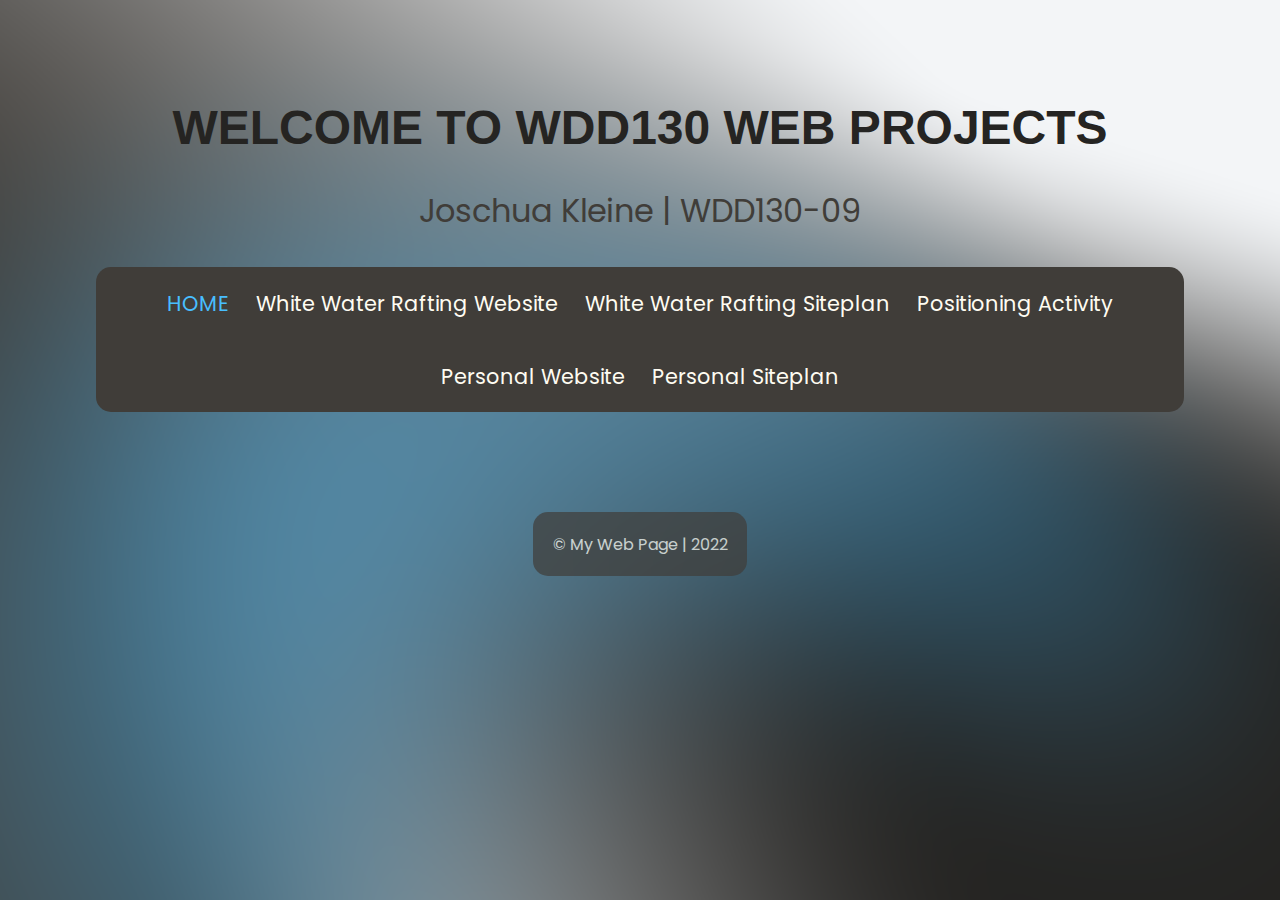
<file: index.html>
<!DOCTYPE html>
<html lang="en">
<head>
    <meta charset="UTF-8">
    <meta http-equiv="X-UA-Compatible" content="IE=edge">
    <meta name="viewport" content="width=device-width, initial-scale=1.0">
    <title>WDD130 Home Page</title>
    <link rel="stylesheet" href="style.css">
</head>
<body>
    <!--<div class="background">
        <img src="media/mesh-gradient.png" alt="gradient background">
    </div>-->
    <h1>Welcome to WDD130 Web Projects</h1>
    <p>Joschua Kleine | WDD130-09</p>
    <div class="grid">
        <nav>
            <a id="active" href="index.html">Home</a></li>
            <a href="wwr/index.html">White Water Rafting Website</a>
            <a href="wwr/site-plan-rafting.html">White Water Rafting Siteplan</a>
            <a href="positioning.html">Positioning Activity</a>
            <a href="ssg/index.html">Personal Website</a>
            <a href="ssg/site-plan.html">Personal Siteplan</a>
            <!--<li><a href="aboutme/aboutme.html">About Me Page</a>-->
        </nav>
        <!--<div class="color-pal">
            <script src="https://coolors.co/palette-widget/widget.js"></script>
            <script data-id="02946011165299087">new CoolorsPaletteWidget("02946011165299087", ["252422","403d39","F3F5F7","48BEFF"]); </script>
        </div>-->
    </div>
    <footer>
        <p id="info">&copy My Web Page | 2022</p>
    </footer>
</body>
</html>
</file>
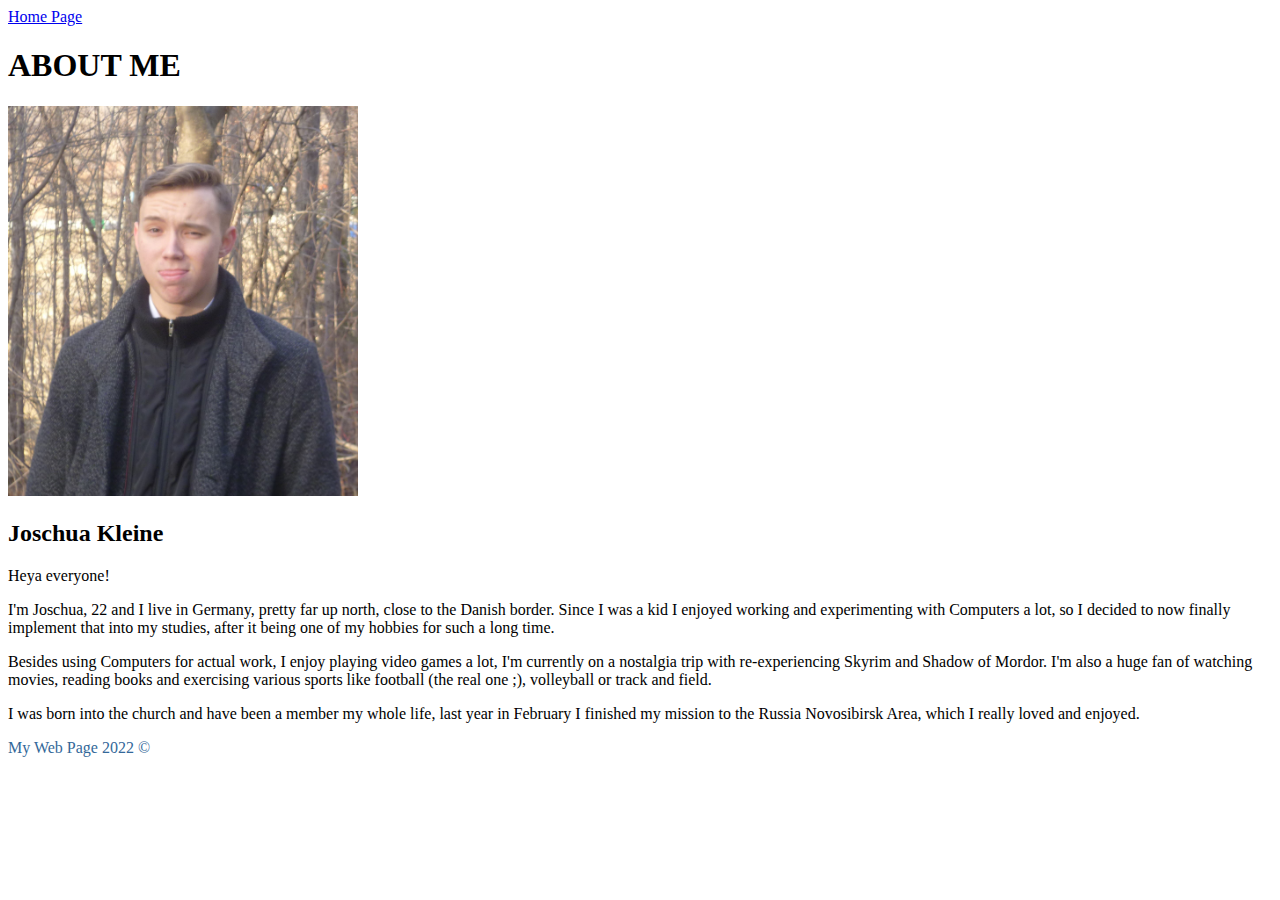
<file: aboutme/index.html>
<!DOCTYPE html>
<html lang="en">
<head>
    <meta charset="UTF-8">
    <meta http-equiv="X-UA-Compatible" content="IE=edge">
    <meta name="viewport" content="width=device-width, initial-scale=1.0">
    <link rel="stylesheet" href="styles/main.css">
    <title>All about me</title>
</head>
<body>
    <header>
        <nav>
            <a href="index.html">Home Page</a>
        </nav>
    </header>
    <main>
        <h1>ABOUT ME</h1>
        <img src="images/P1030107.jpg" alt="Image of Me">
        <h2>Joschua Kleine</h2>
        <p>Heya everyone!</p>
        <p>I'm Joschua, 22 and I live in Germany, pretty far up north, close to the Danish border. Since I was a kid I enjoyed working and experimenting with Computers a lot, so I decided to now finally implement that into my studies, after it being one of my hobbies for such a long time.</p>
        <p>Besides using Computers for actual work, I enjoy playing video games a lot, I'm currently on a nostalgia trip with re-experiencing Skyrim and Shadow of Mordor. I'm also a huge fan of watching movies, reading books and exercising various sports like football (the real one ;), volleyball or track and field.</p>
        <p>I was born into the church and have been a member my whole life, last year in February I finished my mission to the Russia Novosibirsk Area, which I really loved and enjoyed.</p>
    </main>
    <footer>
        <p>My Web Page 2022 &copy</p>
    </footer>
</body>
</html>
</file>
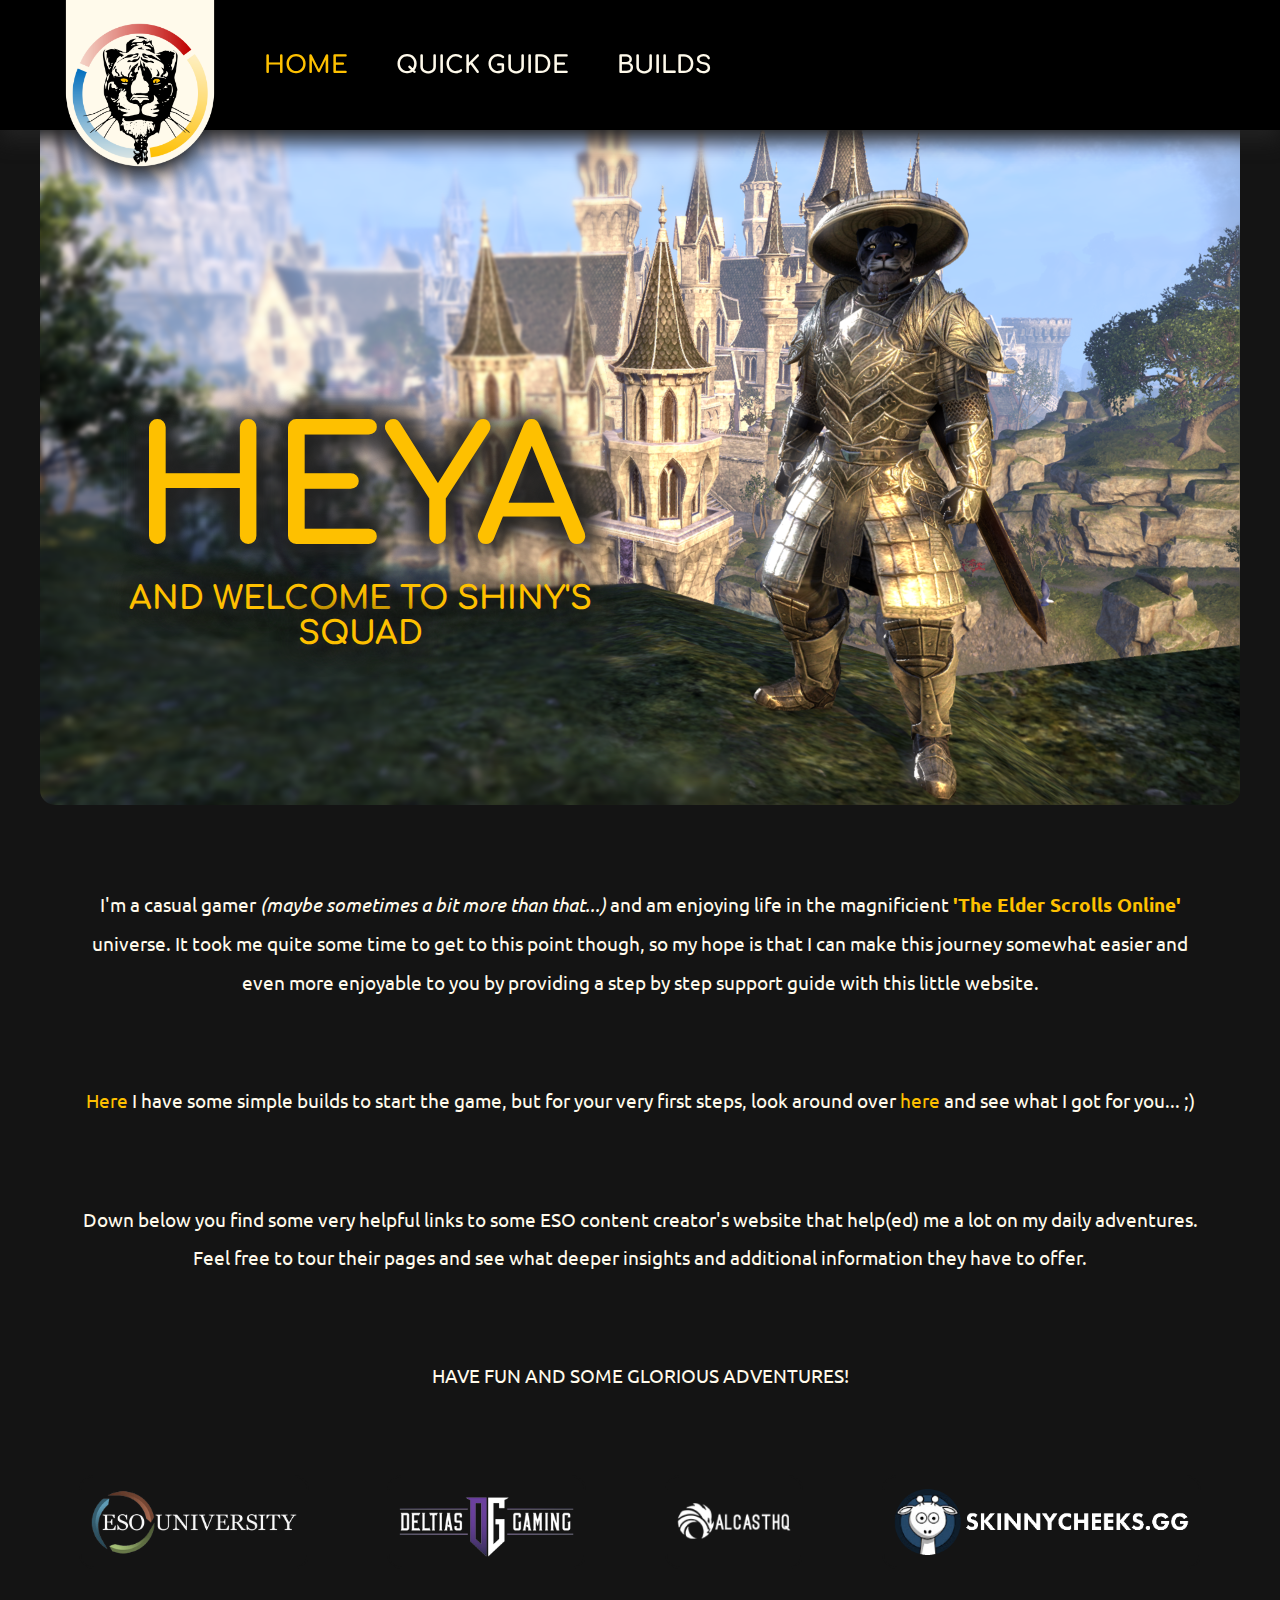
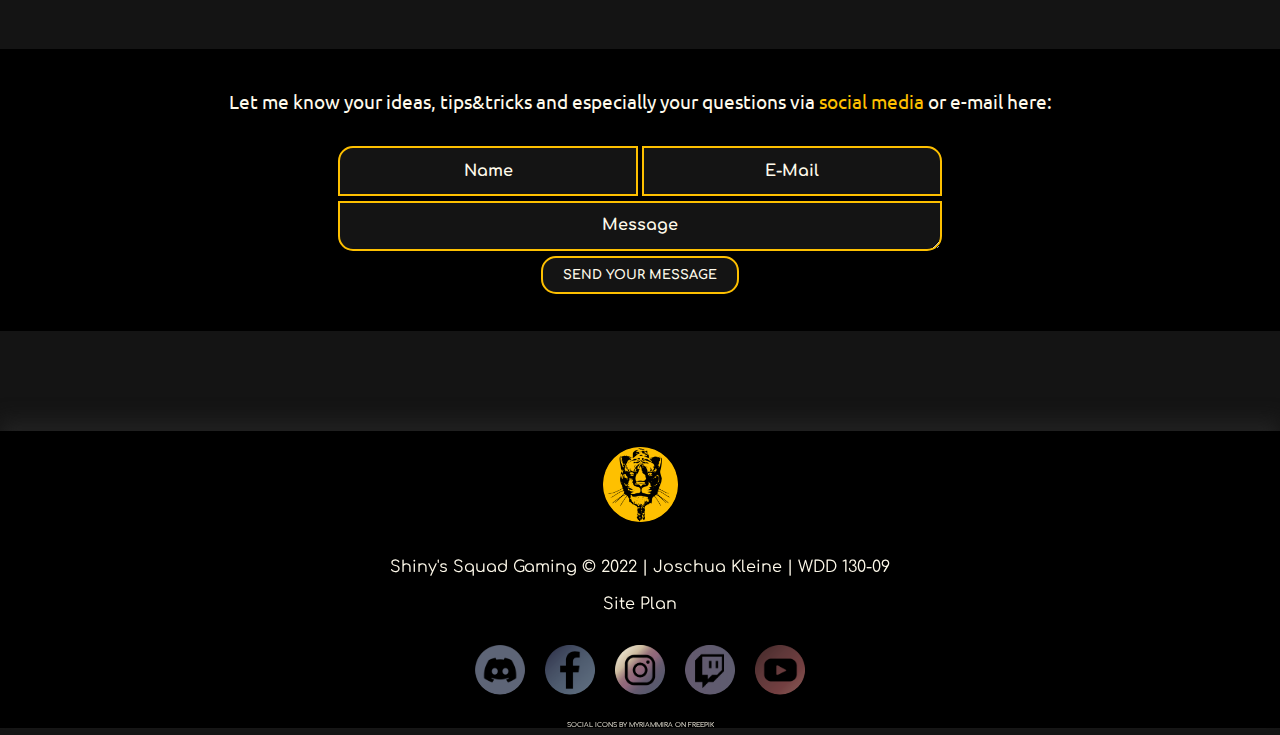
<file: ssg/index.html>
<!DOCTYPE html>
<html lang="en">
<head>
    <meta charset="UTF-8">
    <meta http-equiv="X-UA-Compatible" content="IE=edge">
    <meta name="viewport" content="width=device-width, initial-scale=1.0">
    <link rel="stylesheet" href="styles/style.css">
    <link type="image/x-icon" rel="icon" href="media/favicon.png">
    <title>Home | SSG</title>
</head>
<body>
    <div id="content">
        <header>
            <div id="navbar">
                <a class="logo_link" href="index.html">
                    <img id="logo" src="media/logo-banner.png" alt="logo shiny's squad gaming">
                </a>
                <nav>
                    <a id="active" class="navlinks" href="index.html">Home</a>
                    <a class="navlinks" href="quickguide.html">Quick Guide</a>
                    <a class="navlinks" href="builds.html">Builds</a>
                    <!-- <a href="">Other Resources</a> -->
                </nav>
            </div>
        </header>
        <main>
            <div class="hero-grid">
                <div class="parallax1"></div>
                <section class="p1-hero-msg">
                    <h1 class="home-title">Heya</h1>
                    <h4 class="home-subtitle">and welcome to Shiny's Squad</h4>
                </section>
            </div>
            <section class="p1-txt-intro">
                <p>
                    I'm a casual gamer <i>(maybe sometimes a bit more than that...)</i> and am enjoying life in the magnificient <a href="https://www.elderscrollsonline.com/en-gb/home" target="_blank"><strong>'The Elder Scrolls Online'</strong></a> universe. It took me quite some time to get to this point though, so my hope is that I can make this journey somewhat easier and even more enjoyable to you by providing a step by step support guide with this little website.
                </p>
                <p>
                    <a href="builds.html" target="_blank">Here</a> I have some simple builds to start the game, but for your very first steps, look around over <a href="quickguide.html" target="_blank">here</a> and see what I got for you... ;)
                </p>
                <p>
                    Down below you find some very helpful links to some ESO content creator's website that help(ed) me a lot on my daily adventures. Feel free to tour their pages and see what deeper insights and additional information they have to offer.
                </p>
                <p>Have fun and some glorious adventures!</p>
            </section>
            <div class="p1-logo-gallery">
                <a href="https://eso-u.com/" target="_blank"><img src="media/logo-esou.png" alt="logo ESO Univerity"></a>
                <a href="https://deltiasgaming.com/category/eso-guides/" target="_blank"><img src="media/logo-dg.png" alt="logo Deltia's Gaming"></a>
                <a href="https://alcasthq.com/" target="_blank"><img src="media/logo-ahq.png" alt="logo Alcast HQ"></a>
                <a href="https://www.skinnycheeks.gg/" target="_blank"><img src="media/logo-sc.png" alt="logo Skinny Cheeks"></a>
            </div>
        </main>
        <a id="anchor-email"></a>
        <div class="connect">
            <p>Let me know your ideas, tips&tricks and especially your questions via <a href="#anchor-social">social media</a> or e-mail here:</p>
            <div id="feedback"></div>
            <form class="form-box" action="/my-handling-form-page" method="post">
                <input type="text" id="name" name="user_name" placeholder="Name"/>
                <input type="email" id="mail" name="user_email" placeholder="E-Mail"/>
                <textarea id="msg" name="user_message" placeholder="Message"></textarea>
                <button class="submit-button" type="submit">Send your message</button>
            </form>
        </div>
        <footer>
            <a href="index.html"><img class="footer-icon" src="media/icon-eyes.png" alt="logo shiny's squad gaming"></a>
            <p id="info">Shiny's Squad Gaming &copy; 2022 | Joschua Kleine | WDD 130-09</p>
            <p><a href="site-plan.html" target="_blank">Site Plan</a></p>
            <a id="anchor-social"></a>
            <div class="social">
                <a href="https://discord.com/" target="_blank"><img src="media/icon-di.png" alt="logo Discord"></a>
                <a href="https://www.facebook.com/" target="_blank"><img src="media/icon-fb.png" alt="logo Facebook"></a>
                <a href="https://www.instagram.com/" target="_blank"><img src="media/icon-ig.png" alt="logo Alcast HQ"></a>
                <a href="https://www.twitch.tv/" target="_blank"><img src="media/icon-tw.png" alt="logo Alcast HQ"></a>
                <a href="https://www.youtube.com/" target="_blank"><img src="media/icon-yt.png" alt="logo Alcast HQ"></a>
            </div>
            <p class="copyremarks">SOCIAL ICONS BY MYRIAMMIRA ON FREEPIK</p>
        </footer>
    </div>
    <script>
        // When the user scrolls down 80px from the top of the document, resize the navbar's padding and the logo's font size
        window.onscroll = function() {scrollFunction()};

        var nl = document.getElementsByClassName("navlinks");

        function scrollFunction() {
        if (document.body.scrollTop > 675 || document.documentElement.scrollTop > 675) {
            document.getElementById("navbar").style.gridTemplateRows = "60px";
            document.getElementById("logo").style.width = '70px';
            document.getElementById("logo").style.marginTop = '-10px';
            nl[0].style.fontSize = '1em';
            nl[1].style.fontSize = '1em';
            nl[2].style.fontSize = '1em';
        } else {
            document.getElementById("navbar").style.gridTemplateRows = "130px";
            document.getElementById("logo").style.width = '150px';
            document.getElementById("logo").style.marginTop = '-5px';
            nl[0].style.fontSize = '1.5em';
            nl[1].style.fontSize = '1.5em';
            nl[2].style.fontSize = '1.5em';
        }
        }

        // get the feedback div element so we can do something with it.
        const feedbackElement = document.getElementById('feedback');
        // get the form so we can read what was entered in it.
        const formElement = document.forms[0];
        // add a 'listener' to wait for a submission of our form. When that happens run the code below.
        formElement.addEventListener('submit', function(e) {
            // stop the form from doing the default action.
            e.preventDefault();
            // set the contents of our feedback element to a message letting the user know the form was submitted successfully. Notice that we pull the name that was entered in the form to personalize the message!
            feedbackElement.innerHTML = 'Heya '+ formElement.user_name.value +'! Thanks for your message, I will get back with you as soon as possible!';
            // make the feedback element visible.
            feedbackElement.style.display = "block";
            // add a class to move everything down so our message doesn't cover it.
            document.body.classList.toggle('moveDown');
        });
    </script>
</body>
</html>
</file>
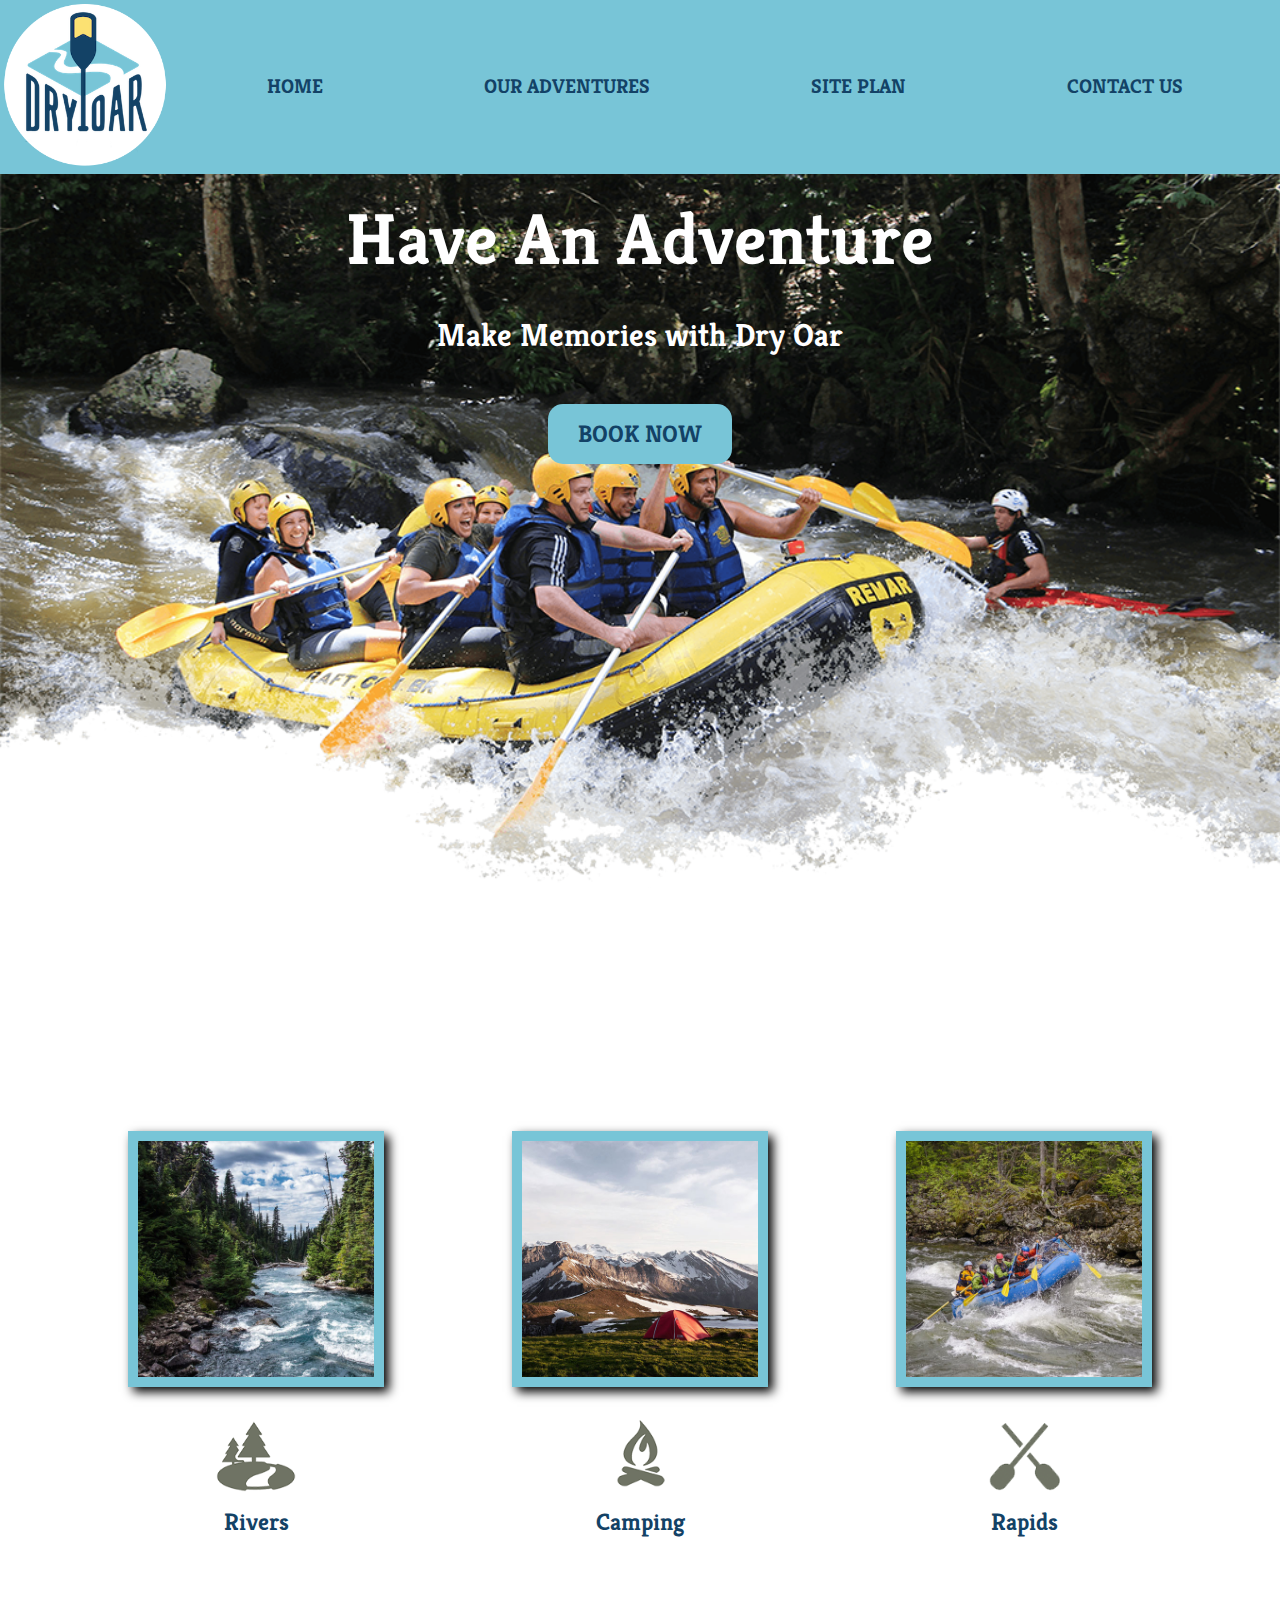
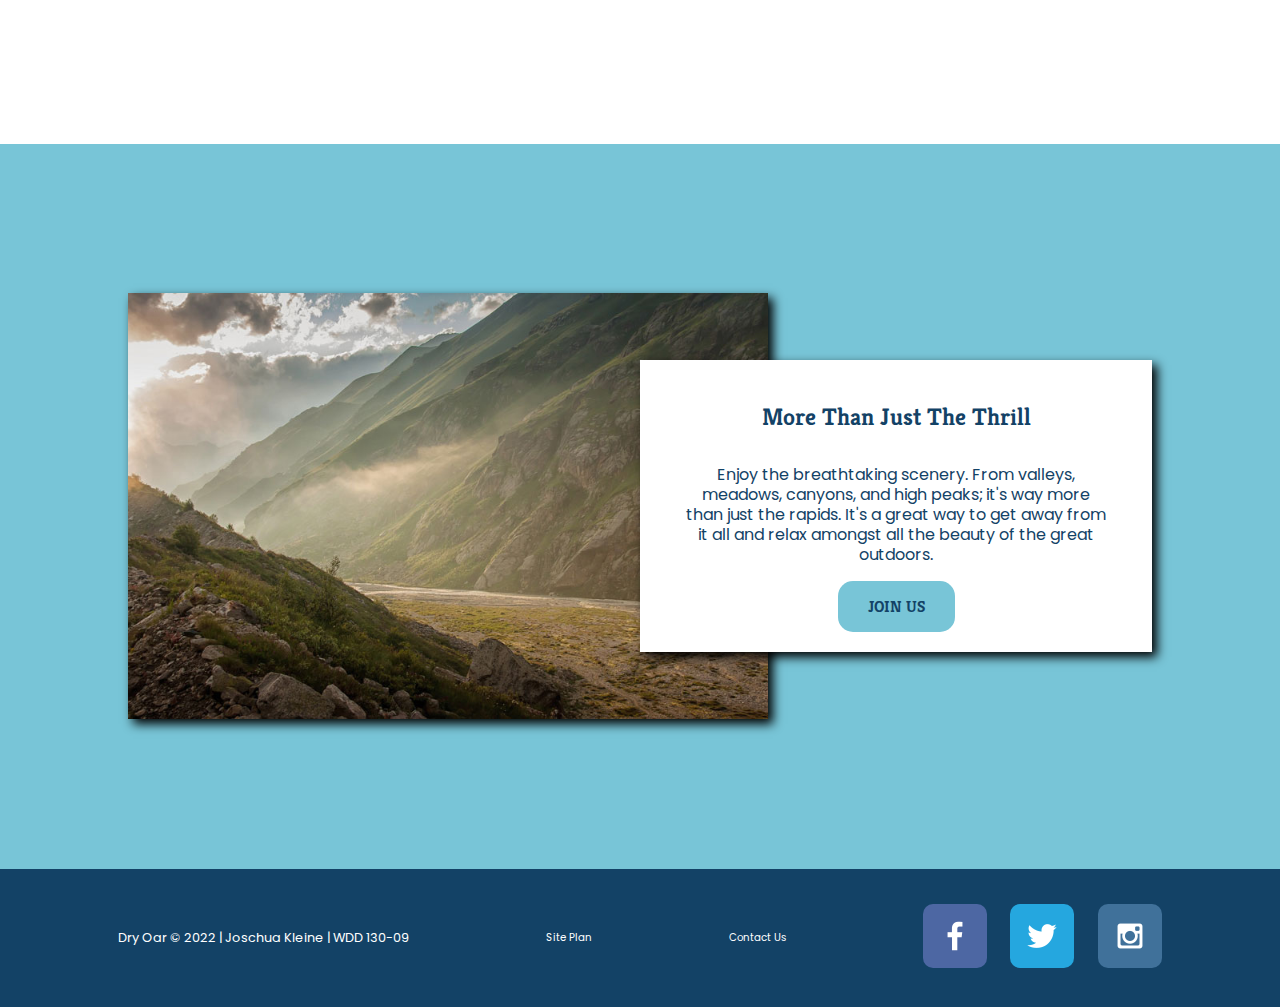
<file: wwr/index.html>
<!DOCTYPE html>
<html lang="en">
<head>
    <meta charset="UTF-8">
    <meta http-equiv="X-UA-Compatible" content="IE=edge">
    <meta name="viewport" content="width=device-width, initial-scale=1.0">
    <link rel="stylesheet" href="styles/style.css">
    <title>Home | Dry Oar Rafting</title>
</head>
<body>
    <div id="content">
        <header>
            <a id="logo_link" href="index.html">
                <img class="logo" src="images/logo.png" alt="Dry Oar Logo">
            </a>
            <nav>
                <a href="index.html">Home</a>
                <a href="ouradventures.html">Our Adventures</a>
                <a href="site-plan-rafting.html" target="_blank">Site Plan</a>
                <a href="contactus.html">Contact Us</a>
            </nav>
        </header>
        <div id="hero">
            <div id="hero-box">
                <img id="hero-img" src="images/hero.png" alt="rafting fun">
            </div>
            <section id="hero-msg">
                <h1 class="home-title">Have An Adventure</h1>
                <h4>Make Memories with Dry Oar</h4>
                <div class="button-box">
                    <a class="book" href="contactus.html">Book Now</a>
                </div>
            </section>
        </div>
        <main class="home-grid">
            <section class="rivers-card">
                <img class="card-img" src="images/rivers.jpg" alt="river in forest">
                <img class="icon" src="images/river_icon.png" alt="river icon">
                <h2>Rivers</h2>
            </section>
            <section class="camping-card">
                <img class="card-img" src="images/camping.jpg" alt="tent in mountains">
                <img class="icon" src="images/fire_icon.png" alt="fire icon">
                <h2>Camping</h2>
            </section>
            <section class="rapids-card">
                <img class="card-img" src="images/rapids.jpg" alt="rafting boat">
                <img class="icon" src="images/oars.png" alt="oars icon">
                <h2>Rapids</h2>
            </section>
            <div id="background"></div>
            <img class="mountains" src="images/mountains.jpg" alt="Misty mountains">
            <section class="msg">
                <h2>More Than Just The Thrill</h2>
                <p>Enjoy the breathtaking scenery. From valleys, meadows, canyons, and high peaks; it's way more than just the rapids. It's a great way to get away from it all and relax amongst all the beauty of the great outdoors.</p>
                <a class="join" href="ouradventures.html">Join Us</a>
            </section>
        </main>
        <footer>
            <p id="info">Dry Oar &copy; 2022 | Joschua Kleine | WDD 130-09</p>
            <p><a href="site-plan-rafting.html">Site Plan</a></p>
            <p><a href="contactus.html">Contact Us</a></p>
            <div class="social">
                <a href="https://facebook.com" target="_blank">
                    <img src="images/facebook.png" alt="fb icon">
                </a>
                <a href="https://twitter.com" target="_blank">
                    <img src="images/twitter.png" alt="twitter icon">
                </a>
                <a href="https://instagram.com" target="_blank">
                    <img src="images/instagram.png" alt="instagram icon">
                </a>
            </div>
        </footer>
    </div>
</body>
</html>
</file>
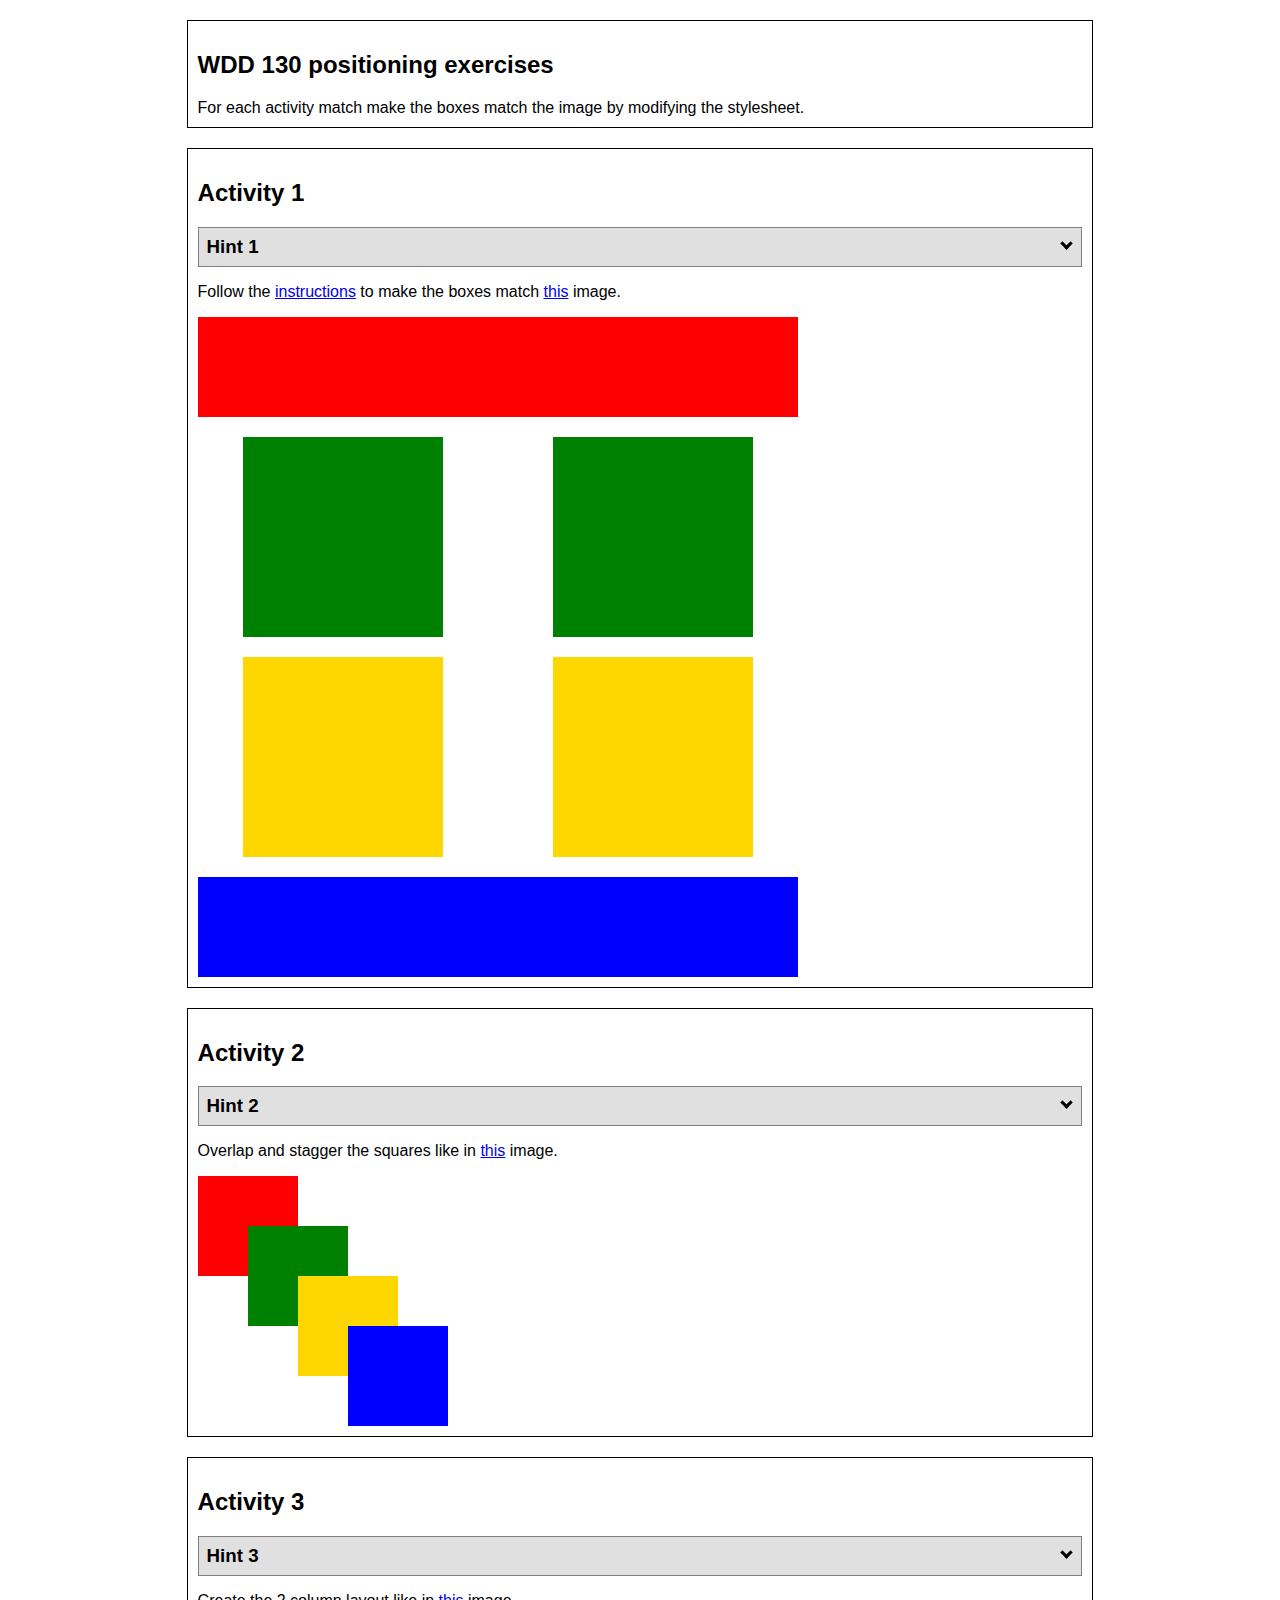
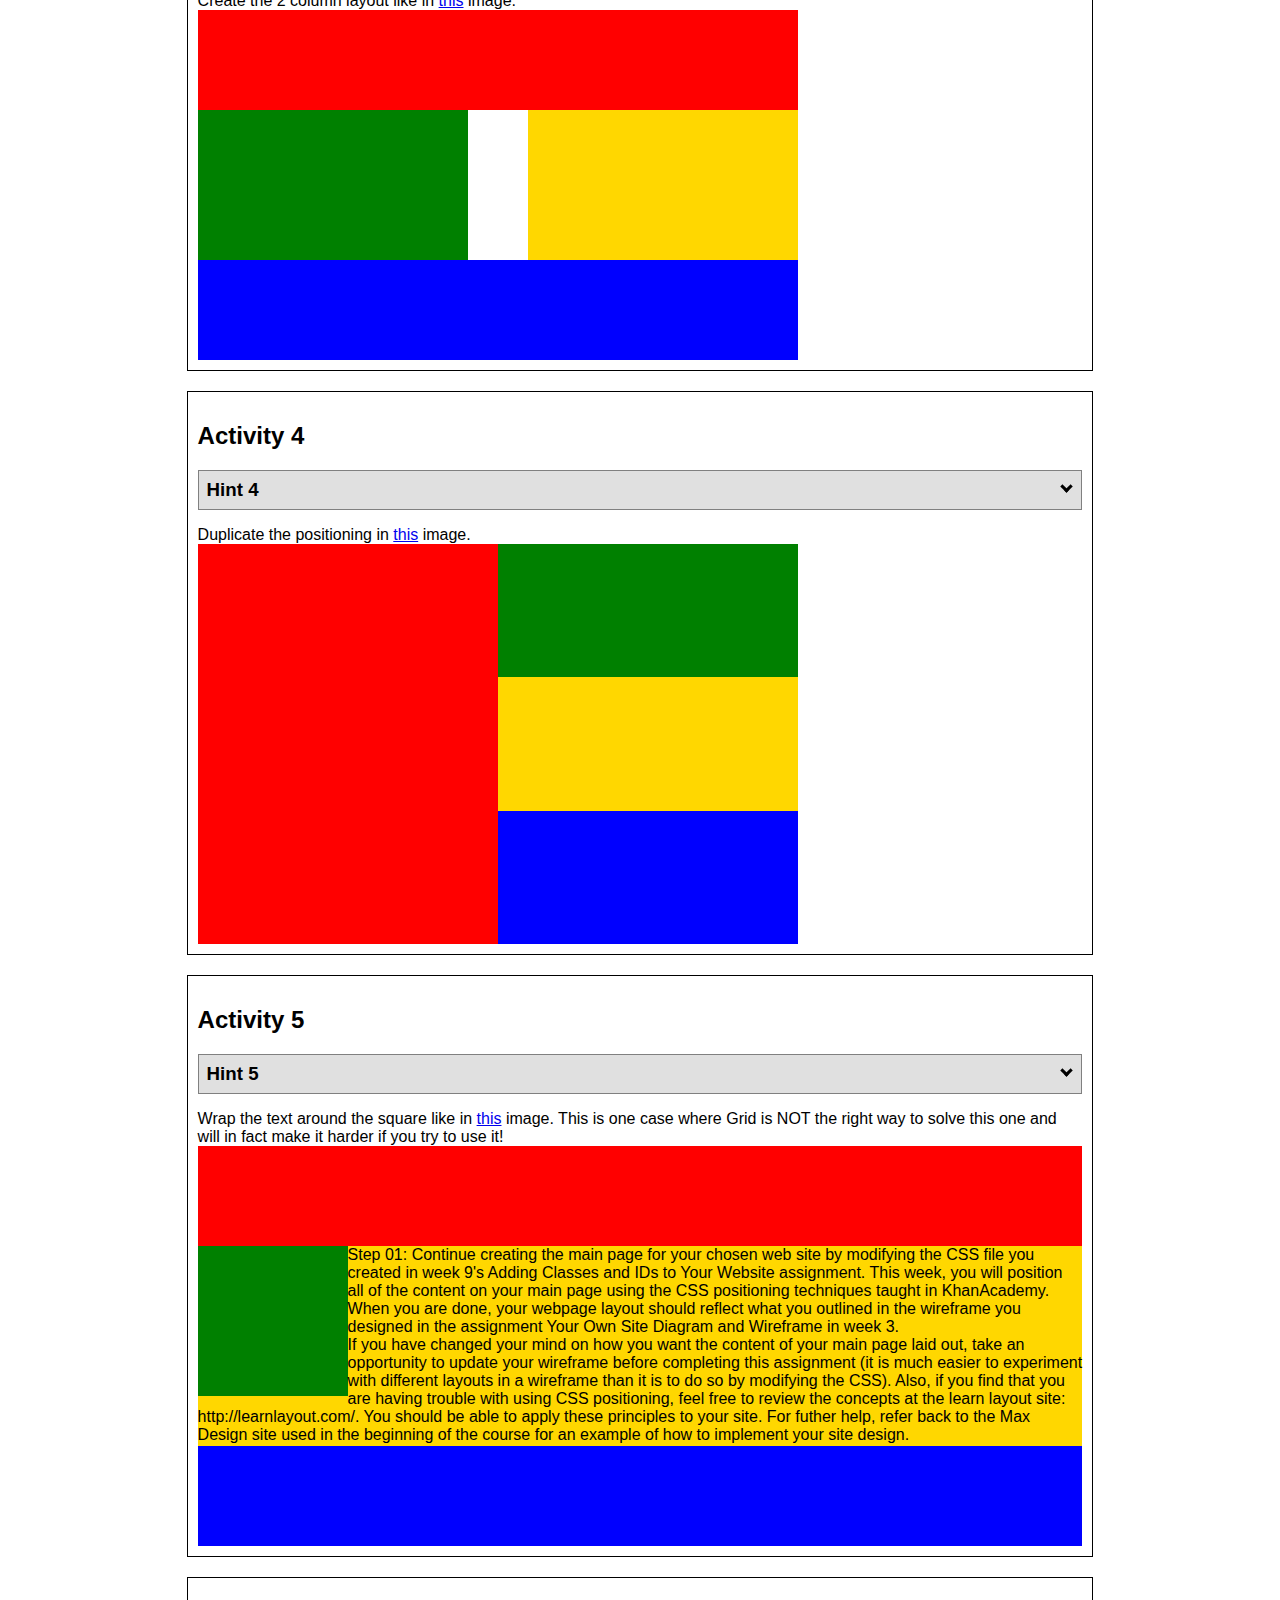
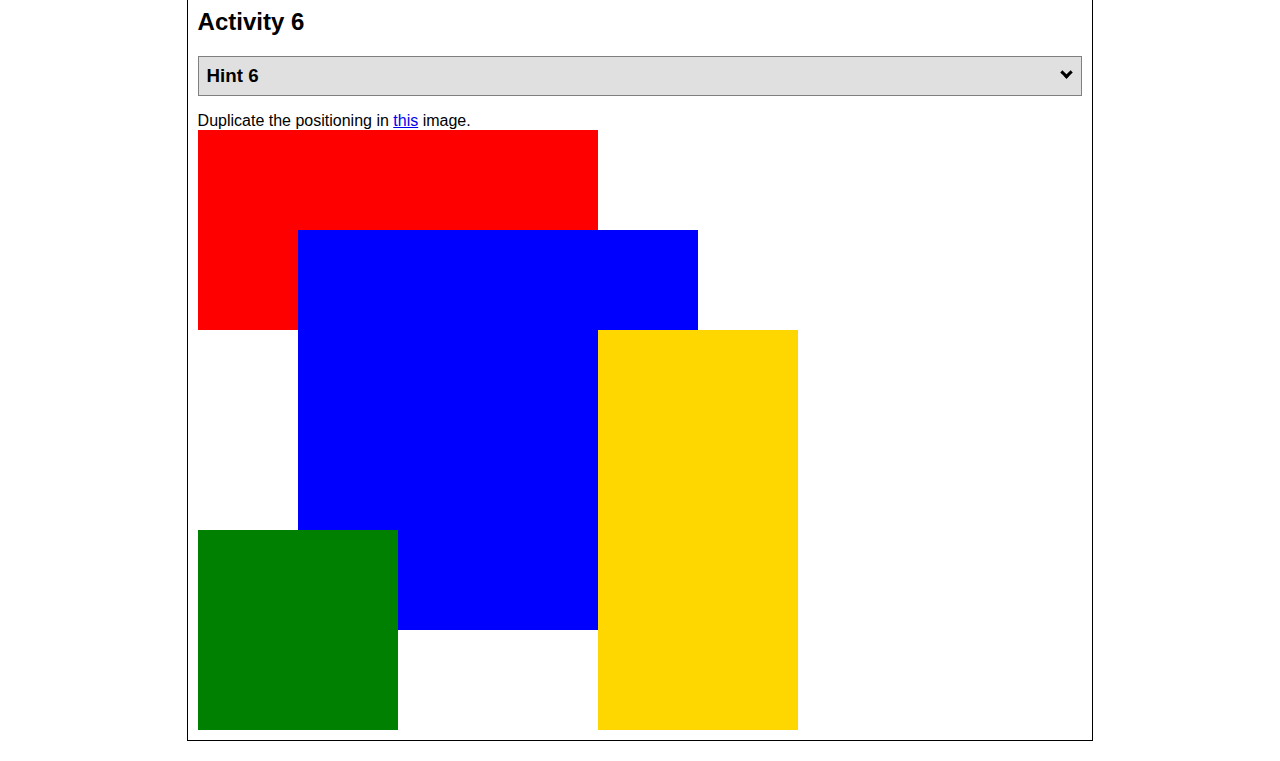
<file: positioning.html>
<!DOCTYPE html>
<html lang="en">
  <head>
    <!-- HTML - Name: positioning.html -->
    <title>Positioning Activity</title>
    <link rel="stylesheet" type="text/css" href="positionstyles.css" />
  </head>
  <body>
    <div class="activity">
      <h2>WDD 130 positioning exercises</h2>
      For each activity match make the boxes match the image by modifying the stylesheet.</div>
    <div class="activity">
      <h2>Activity 1</h2>
      <section class="hint"><input type="checkbox" ><i></i> <h3>Hint 1</h3><div><p>Check out the <a href="https://byui-wdd.github.io/wdd130/activities/w06-css-positioning.html" target="_blank">activity instructions</a> in Ilearn!</p></div></section>
      <p>Follow the <a href="https://byui-wdd.github.io/wdd130/activities/w06-css-positioning.html" target="_blank">instructions</a> to make the boxes match  <a href="https://byui-wdd.github.io/wdd130/images/example1.png" target="_blank">this</a> image.</p>
      <div class="content1" >
        <div class="red1" ></div>
        <div class="green1" ></div>
        <div class="green1" ></div>
        <div class="yellow1"></div>
        <div class="yellow1"></div>
        <div class="blue1"></div>
      </div>
    </div>
    <div class="activity">
      <h2>Activity 2</h2>
      <section class="hint"><input type="checkbox" > <h3>Hint 2</h3><i></i><div><p>Remember that the best way to shift elements around slightly on the page is with Margins.  You could also use Grid.  Either would work for this. If you choose margin, you can use a <em>negative</em> margin. (ie margin-top: -20px;)</p><h4>Properties used:</h4><ul><li>margin-top, margin-left</li><li>...or...</li><li>grid-template-columns: 50px 50px 50px 50px 50px </li></ul></div></section>
      <p>Overlap and stagger the squares like in <a href="https://byui-wdd.github.io/wdd130/images/example2.png" target="_blank">this</a> image.</p>
      <div class="content2" >
        <div class="red2" ></div>
        <div class="green2" ></div>
        <div class="yellow2"></div>
        <div class="blue2"></div>
      </div>
    </div>
    <div class="activity">
      <h2>Activity 3</h2>
      <section class="hint"><input type="checkbox" > <h3>Hint 3</h3><i></i><div><p>This one is going to be best solved with CSS Grid. Remember to make the boxes the right width first...then start moving them around. </p><h4>Properties used:</h4><ul><li>display:grid;</li><li>grid-template-columns:</li><li>grid-column-gap:</li>
        <li>grid-column:</li>  </ul></div></section>
      Create the 2 column layout like in <a href="https://byui-wdd.github.io/wdd130/images/example3.png" target="_blank">this</a>  image.
      <div class="content3" >
        <div class="red3" ></div>
        <div class="green3" ></div>
        <div class="yellow3"></div>
        <div class="blue3"></div>
      </div>
    </div>
    <div class="activity">
      <h2>Activity 4</h2>
      <section class="hint"><input type="checkbox" > <h3>Hint 4</h3><i></i><div><p>For the others we have been primarily concerned with width. For this one you will need to adjust height as well. </p><h4>Properties used:</h4><ul><li>display:grid;</li><li>grid-template-columns:</li><li>grid-row:</li></ul></div></section>
      Duplicate the positioning in <a href="https://byui-wdd.github.io/wdd130/images/example4.png" target="_blank">this</a> image. 
      <div class="content4" >
        <div class="red4" ></div>
        <div class="green4" ></div>
        <div class="yellow4"></div>
        <div class="blue4"></div>
      </div>
    </div>

    <div class="activity">
      <h2>Activity 5</h2>
      <section class="hint"><input type="checkbox" > <h3>Hint 5</h3><i></i><div><p>Grid is <strong>not</strong> the right way to do this.  In fact there is only one way to really do that...and that is with float. Remember that we float the thing we want the text to wrap around.  Also remember to start by making all the shapes the right size and shape.</p><h4>Properties used:</h4><ul><li>float: left;</li></ul></div></section>
      Wrap the text around the square like in <a href="https://byui-wdd.github.io/wdd130/images/example5.png" target="_blank">this</a> image. This is one case where Grid is NOT the right way to solve this one and will in fact make it harder if you try to use it!
      <div class="content5" >
        <div class="red5" ></div>
        <div class="green5" ></div>
        <div class="yellow5">Step 01: Continue creating the main page for your chosen web site by modifying the CSS file you created in week 9's Adding Classes and IDs to Your Website assignment. This week, you will position all of the content on your main page using the CSS positioning techniques taught in KhanAcademy. When you are done, your webpage layout should reflect what you outlined in the wireframe you designed in the assignment Your Own Site Diagram and Wireframe in week 3. <br />
          If you have changed your mind on how you want the content of your main page laid out, take an opportunity to update your wireframe before completing this assignment (it is much easier to experiment with different layouts in a wireframe than it is to do so by modifying the CSS). Also, if you find that you are having trouble with using CSS positioning, feel free to review the concepts at the learn layout site: http://learnlayout.com/. You should be able to apply these principles to your site. For futher help, refer back to the Max Design site used in the beginning of the course for an example of how to implement your site design.</div>
        <div class="blue5"></div>
      </div>
    </div>
    <div class="activity">
      <h2>Activity 6</h2>
      <section class="hint"><input type="checkbox" > <h3>Hint 6</h3><i></i><div><p>This one is all about visualizing the grid behind the layout. If you are having a hard time doing that first: all the sizes are even multiples of 100, and second here is another example with the lines drawn: <a href="https://byui-wdd.github.io/wdd130/images/example6-hint.png" target="_blank">example 6 with lines</a>. For this one you will find it easiest if you use px for the column width. You can also use <kbd>z-index</kbd> to control the element layering.    </p><h4>Properties used:</h4><ul><li>display:grid;</li><li>grid-template-columns:</li><li>grid-column:</li><li>grid-row:</li><li><a href="https://www.w3schools.com/cssref/pr_pos_z-index.asp" target="_blank">z-index:</a></li></ul></div></section>
      Duplicate the positioning in <a href="https://byui-wdd.github.io/wdd130/images/example6.png" target="_blank">this</a> image.
      <div class="content6" >
        <div class="red6" ></div>
        <div class="green6" ></div>
        <div class="yellow6"></div>
        <div class="blue6"></div>
      </div>
    </div>
  </body>
</html>
</file>
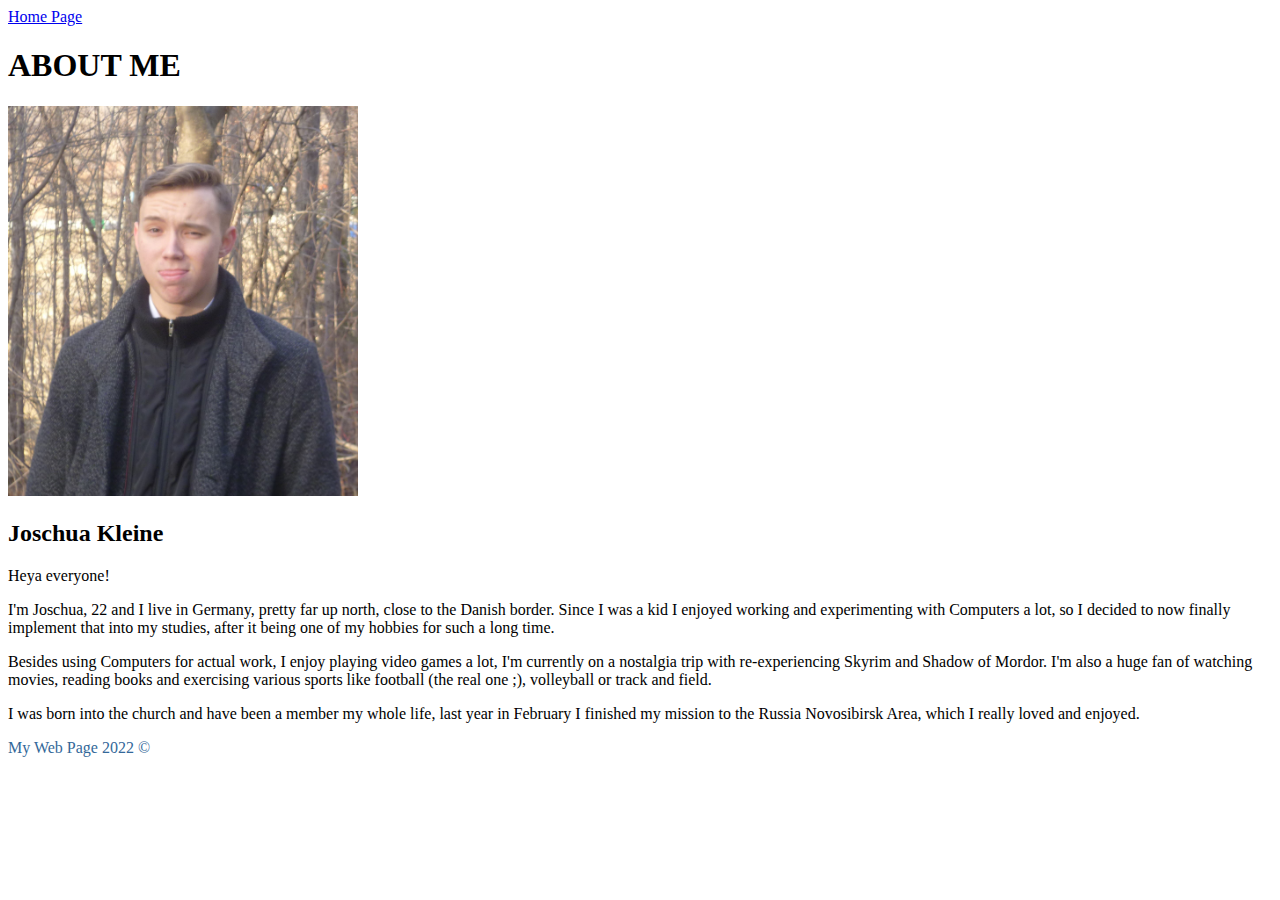
<file: aboutme/aboutme.html>
<!DOCTYPE html>
<html lang="en">
<head>
    <meta charset="UTF-8">
    <meta http-equiv="X-UA-Compatible" content="IE=edge">
    <meta name="viewport" content="width=device-width, initial-scale=1.0">
    <link rel="stylesheet" href="styles/main.css">
    <title>All about me</title>
</head>
<body>
    <header>
        <nav>
            <a href="./index.html">Home Page</a>
        </nav>
    </header>
    <main>
        <h1>ABOUT ME</h1>
        <img src="images/P1030107.jpg" alt="Image of Me">
        <h2>Joschua Kleine</h2>
        <p>Heya everyone!</p>
        <p>I'm Joschua, 22 and I live in Germany, pretty far up north, close to the Danish border. Since I was a kid I enjoyed working and experimenting with Computers a lot, so I decided to now finally implement that into my studies, after it being one of my hobbies for such a long time.</p>
        <p>Besides using Computers for actual work, I enjoy playing video games a lot, I'm currently on a nostalgia trip with re-experiencing Skyrim and Shadow of Mordor. I'm also a huge fan of watching movies, reading books and exercising various sports like football (the real one ;), volleyball or track and field.</p>
        <p>I was born into the church and have been a member my whole life, last year in February I finished my mission to the Russia Novosibirsk Area, which I really loved and enjoyed.</p>
    </main>
    <footer>
        <p>My Web Page 2022 &copy</p>
    </footer>
</body>
</html>
</file>
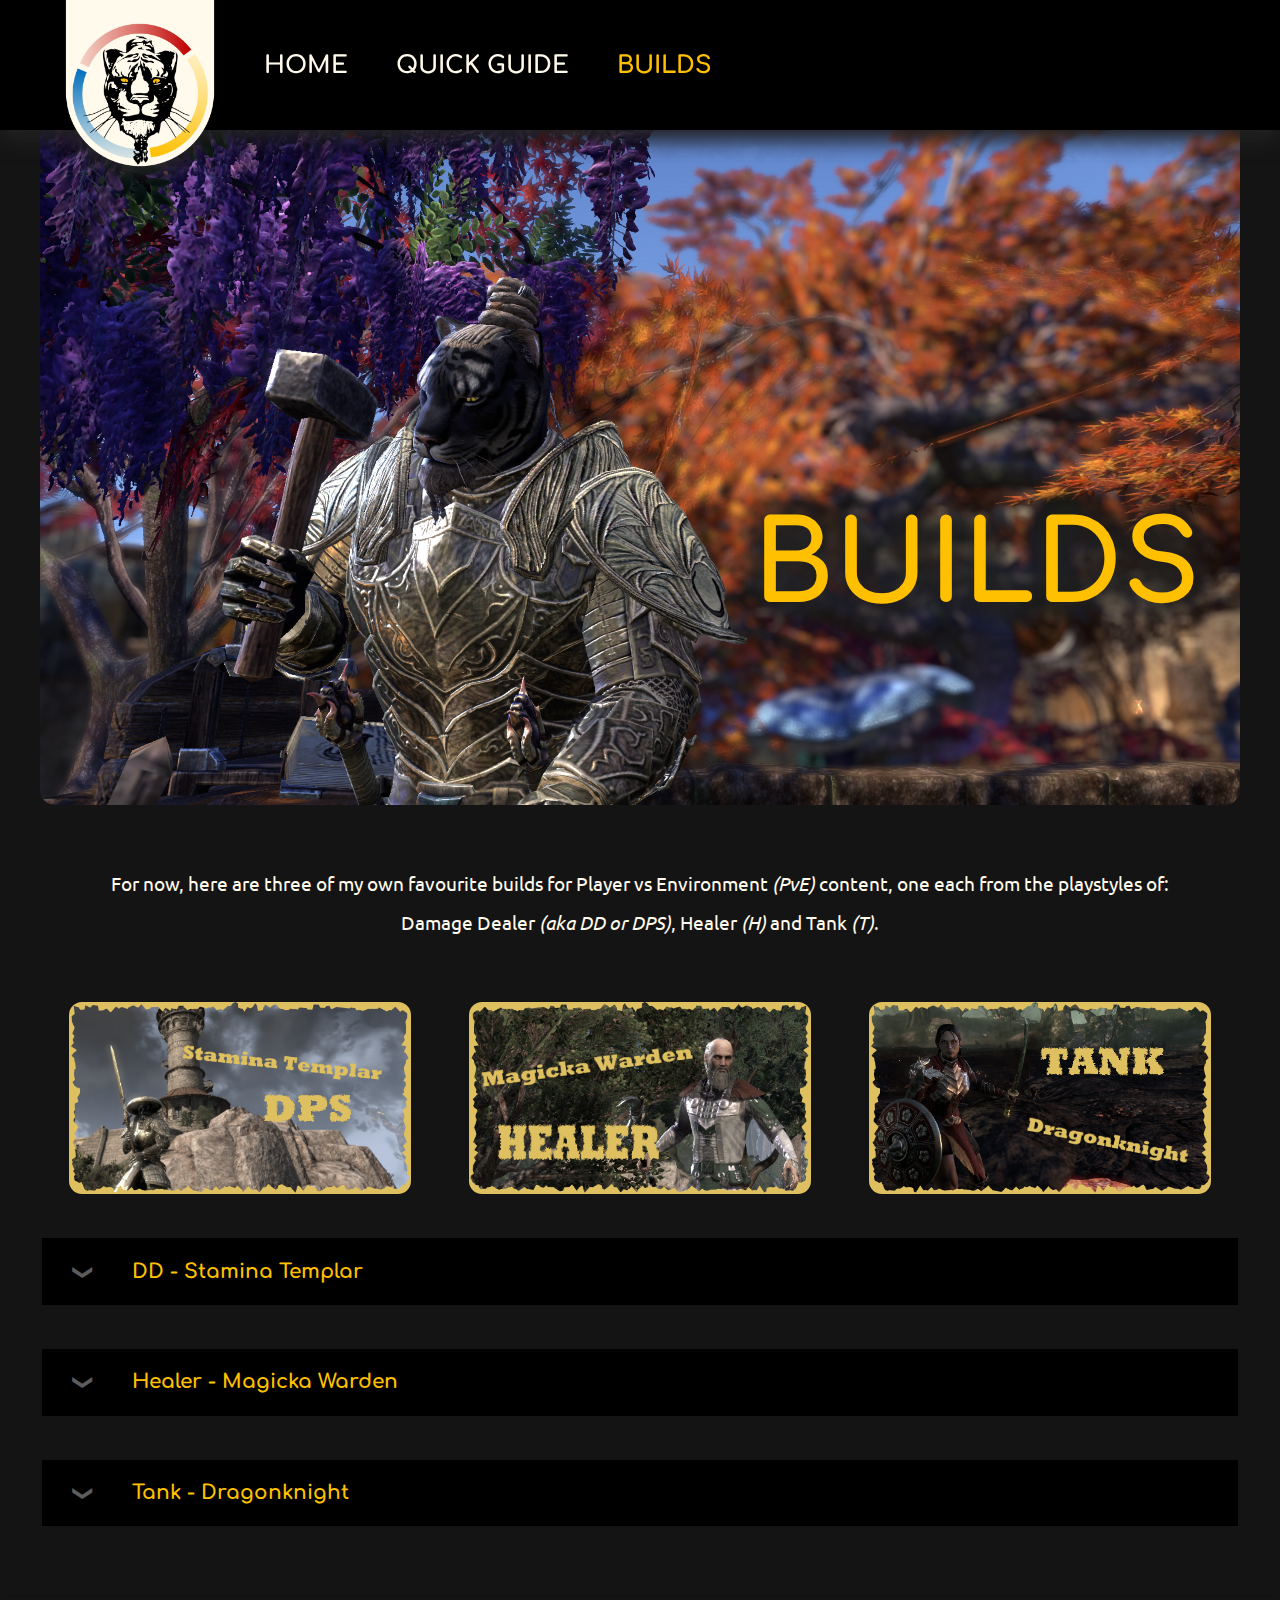
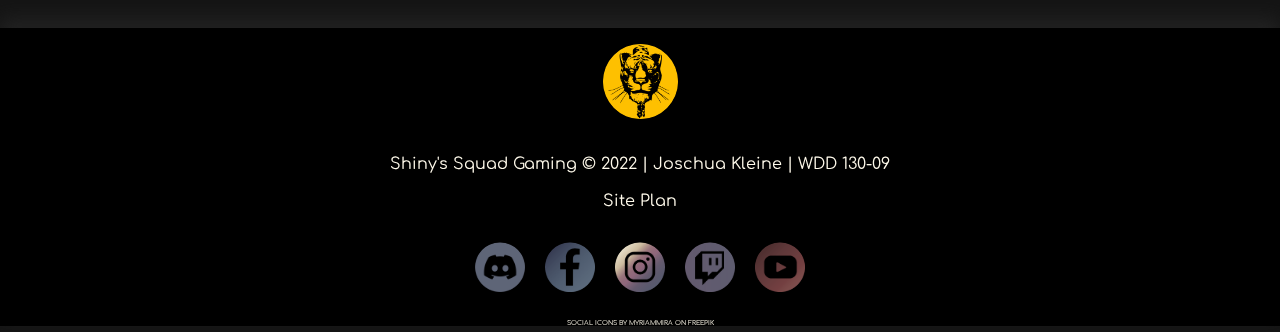
<file: ssg/builds.html>
<!DOCTYPE html>
<html lang="en">
<head>
    <meta charset="UTF-8">
    <meta http-equiv="X-UA-Compatible" content="IE=edge">
    <meta name="viewport" content="width=device-width, initial-scale=1.0">
    <link rel="stylesheet" href="styles/style.css">
    <link type="image/x-icon" rel="icon" href="media/favicon.png">
    <title>Builds | SSG</title>
</head>
<body>
    <div id="content">
        <header>
            <div id="navbar">
                <a class="logo_link" href="index.html">
                    <img id="logo" src="media/logo-banner.png" alt="logo shiny's squad gaming">
                </a>
                <nav>
                    <a class="navlinks" href="index.html">Home</a>
                    <a class="navlinks" href="quickguide.html">Quick Guide</a>
                    <a id="active" class="navlinks" href="builds.html">Builds</a>
                    <!-- <a href="">Other Resources</a> -->
                </nav>
            </div>
        </header>
        <main>
            <div class="hero-grid">
                <div class="parallax3"></div>
                <section class="p3-hero-msg">
                    <h1 class="p3-title">Builds</h1>
                </section>
            </div>
            <section class="p3-txt-intro">
                <p>
                    For now, here are three of my own favourite builds for Player vs Environment <i>(PvE)</i> content, one each from the playstyles of: Damage Dealer <i>(aka DD or DPS)</i>, Healer <i>(H)</i> and Tank <i>(T)</i>.
                </p>
            </section>
            <div class="p3-thumbnail-gallery">
                <img src="media/thumbnail1-templar.png" alt="Thumbnail PvE Templar DD">
                <img src="media/thumbnail2-warden.png" alt="Thumbnail PvE Warden Healer">
                <img src="media/thumbnail3-dk.png" alt="Thumbnail PvE Dragonknight Tank">
            </div>

            <button class="accordion"><h2>DD - Stamina Templar</h2></button>
            <div class="panel">
                <table class="table-gear">
                    <tr>
                        <th class="table-title" colspan="2">Gear</th>
                        <th class="table-title">Set</th>
                        <th class="table-title">Weight</th>
                        <th class="table-title">Trait</th>
                        <th class="table-title">Enchantment</th>
                    </tr>
                    <tr>
                        <td colspan="2">Head:</td>
                        <td>Nerien'eth / Stormfist</td>
                        <td>Medium</td>
                        <td>Divines</td>
                        <td>Stamina</td>
                    </tr>
                    <tr>
                        <td colspan="2">Shoulders:</td>
                        <td>Nerien'eth / Stormfist</td>
                        <td>Medium</td>
                        <td>Divines</td>
                        <td>Stamina</td>
                    </tr>
                    <tr>
                        <td colspan="2">Chest:</td>
                        <td>War Machine</td>
                        <td>Medium</td>
                        <td>Divines</td>
                        <td>Stamina</td>
                    </tr>
                    <tr>
                        <td colspan="2">Hands:</td>
                        <td>Deadly Strike</td>
                        <td>Medium</td>
                        <td>Divines</td>
                        <td>Stamina</td>
                    </tr>
                    <tr>
                        <td colspan="2">Waist:</td>
                        <td>War Machine</td>
                        <td>Medium</td>
                        <td>Divines</td>
                        <td>Stamina</td>
                    </tr>
                    <tr>
                        <td colspan="2">Legs:</td>
                        <td>War Machine</td>
                        <td>Medium</td>
                        <td>Divines</td>
                        <td>Stamina</td>
                    </tr>
                    <tr>
                        <td colspan="2">Feet:</td>
                        <td>War Machine</td>
                        <td>Medium</td>
                        <td>Divines</td>
                        <td>Stamina</td>
                    </tr>
                    <tr>
                        <td colspan="2">Necklace:</td>
                        <td>Deadly Strike</td>
                        <td>Jewelry</td>
                        <td>Infused</td>
                        <td>Weapon Damage</td>
                    </tr>
                    <tr>
                        <td colspan="2">Ring:</td>
                        <td>Deadly Strike</td>
                        <td>Jewelry</td>
                        <td>Infused</td>
                        <td>Weapon Damage</td>
                    </tr>
                    <tr>
                        <td colspan="2">Ring:</td>
                        <td>Markyn Ring of Majesty</td>
                        <td>Jewelry</td>
                        <td>Bloodthirsty</td>
                        <td>Weapon Damage</td>
                    </tr>
                    <tr>
                        <td rowspan="2">Frontbar:</td>
                        <td>Main</td>
                        <td>Deadly Strike</td>
                        <td>Dagger</td>
                        <td>Nirnhoned</td>
                        <td>Shock</td>
                    </tr>
                    <tr>
                        <td>Off</td>
                        <td>Deadly Strike</td>
                        <td>Mace</td>
                        <td>Precise</td>
                        <td>Flame</td>
                    </tr>
                    <tr>
                        <td rowspan="2">Backbar:</td>
                        <td>Main</td>
                        <td rowspan="2">Perfected Merciless Charge</td>
                        <td rowspan="2">2h-Axe</td>
                        <td rowspan="2">Infused</td>
                        <td rowspan="2">Weapon Damage</td>
                    </tr>
                    <tr>
                        <td>Off</td>
                    </tr>
                </table>
                <table class="table-info">
                    <tr>
                        <th class="table-title" colspan="2">Info</th>
                    </tr>
                    <tr>
                        <th class="table-subtitle">Race:</th>
                        <td>Khajiit</td>
                    </tr>
                    <tr>
                        <th class="table-subtitle">Attributes:</th>
                        <td>64 Stamina</td>
                    </tr>
                    <tr>
                        <th class="table-subtitle">Mundus:</th>
                        <td>The Lover</td>
                    </tr>
                    <tr>
                        <th class="table-subtitle">Food</th>
                        <td>Lava Foot Soup-And-Saltrice</td>
                    </tr>
                </table>
            </div>
            
            <button class="accordion"><h2>Healer - Magicka Warden</h2></button>
            <div class="panel">
                <table class="table-gear">
                    <tr>
                        <th class="table-title" colspan="2">Gear</th>
                        <th class="table-title">Set</th>
                        <th class="table-title">Weight</th>
                        <th class="table-title">Trait</th>
                        <th class="table-title">Enchantment</th>
                    </tr>
                    <tr>
                        <td colspan="2">Head:</td>
                        <td>Winter's Respite</td>
                        <td>Light</td>
                        <td>Divines</td>
                        <td>Magicka</td>
                    </tr>
                    <tr>
                        <td colspan="2">Shoulders:</td>
                        <td>Spaulder of Ruin</td>
                        <td>Light</td>
                        <td>Divines</td>
                        <td>Magicka</td>
                    </tr>
                    <tr>
                        <td colspan="2">Chest:</td>
                        <td>Armor of the Trainee</td>
                        <td>Heavy</td>
                        <td>Divines</td>
                        <td>Magicka</td>
                    </tr>
                    <tr>
                        <td colspan="2">Hands:</td>
                        <td>Olorime's</td>
                        <td>Light</td>
                        <td>Divines</td>
                        <td>Magicka</td>
                    </tr>
                    <tr>
                        <td colspan="2">Waist:</td>
                        <td>Olorime's</td>
                        <td>Light</td>
                        <td>Divines</td>
                        <td>Magicka</td>
                    </tr>
                    <tr>
                        <td colspan="2">Legs:</td>
                        <td>Winter's Respite</td>
                        <td>Light</td>
                        <td>Divines</td>
                        <td>Magicka</td>
                    </tr>
                    <tr>
                        <td colspan="2">Feet:</td>
                        <td>Olorime's</td>
                        <td>Light</td>
                        <td>Divines</td>
                        <td>Magicka</td>
                    </tr>
                    <tr>
                        <td colspan="2">Necklace:</td>
                        <td>Winter's Respite</td>
                        <td>Jewelry</td>
                        <td>Arcane</td>
                        <td>Weapon Damage</td>
                    </tr>
                    <tr>
                        <td colspan="2">Ring:</td>
                        <td>Winter's Respite</td>
                        <td>Jewelry</td>
                        <td>Arcane</td>
                        <td>Magicka Recovery</td>
                    </tr>
                    <tr>
                        <td colspan="2">Ring:</td>
                        <td>Winter's Respite</td>
                        <td>Jewelry</td>
                        <td>Arcane</td>
                        <td>Magicka Recovery</td>
                    </tr>
                    <tr>
                        <td rowspan="2">Frontbar:</td>
                        <td>Main</td>
                        <td  rowspan="2">Perfected Grand Rejuvenation</td>
                        <td  rowspan="2">Restoration Staff</td>
                        <td  rowspan="2">Powered</td>
                        <td  rowspan="2">Absorb Magicka</td>
                    </tr>
                    <tr>
                        <td>Off</td>
                    </tr>
                    <tr>
                        <td rowspan="2">Backbar:</td>
                        <td>Main</td>
                        <td rowspan="2">Olorime's</td>
                        <td rowspan="2">Lightning Staff</td>
                        <td rowspan="2">Charged</td>
                        <td rowspan="2">Crusher</td>
                    </tr>
                    <tr>
                        <td>Off</td>
                    </tr>
                </table>
                <table class="table-info">
                    <tr>
                        <th class="table-title" colspan="2">Info</th>
                    </tr>
                    <tr>
                        <th class="table-subtitle">Race:</th>
                        <td>Breton</td>
                    </tr>
                    <tr>
                        <th class="table-subtitle">Attributes:</th>
                        <td>64 Magicka</td>
                    </tr>
                    <tr>
                        <th class="table-subtitle">Mundus:</th>
                        <td>The Ritual</td>
                    </tr>
                    <tr>
                        <th class="table-subtitle">Food</th>
                        <td>Bewitched Sugar Skulls</td>
                    </tr>
                </table>
            </div>

            <button class="accordion"><h2>Tank - Dragonknight</h2></button>
            <div class="panel">
                <table class="table-gear">
                    <tr>
                        <th class="table-title" colspan="2">Gear</th>
                        <th class="table-title">Set</th>
                        <th class="table-title">Weight</th>
                        <th class="table-title">Trait</th>
                        <th class="table-title">Enchantment</th>
                    </tr>
                    <tr>
                        <td colspan="2">Head:</td>
                        <td>Crimson Oath's Rive</td>
                        <td>Heavy</td>
                        <td>Sturdy</td>
                        <td>Tri-Stat</td>
                    </tr>
                    <tr>
                        <td colspan="2">Shoulders:</td>
                        <td>Magma Incarnate</td>
                        <td>Medium</td>
                        <td>Sturdy</td>
                        <td>Health</td>
                    </tr>
                    <tr>
                        <td colspan="2">Chest:</td>
                        <td>Crimson Oath's Rive</td>
                        <td>Heavy</td>
                        <td>Reinforced</td>
                        <td>Tri-Stat</td>
                    </tr>
                    <tr>
                        <td colspan="2">Hands:</td>
                        <td>Crimson Oath's Rive</td>
                        <td>Heavy</td>
                        <td>Sturdy</td>
                        <td>Health</td>
                    </tr>
                    <tr>
                        <td colspan="2">Waist:</td>
                        <td>Olorime's</td>
                        <td>Light</td>
                        <td>Sturdy</td>
                        <td>Health</td>
                    </tr>
                    <tr>
                        <td colspan="2">Legs:</td>
                        <td>Crimson Oath's Rive</td>
                        <td>Heavy</td>
                        <td>Sturdy</td>
                        <td>Tri-Stat</td>
                    </tr>
                    <tr>
                        <td colspan="2">Feet:</td>
                        <td>Crimson Oath's Rive</td>
                        <td>Heavy</td>
                        <td>Sturdy</td>
                        <td>Health</td>
                    </tr>
                    <tr>
                        <td colspan="2">Necklace:</td>
                        <td>Olorime's</td>
                        <td>Jewelry</td>
                        <td>Infused</td>
                        <td>Reduce Prism</td>
                    </tr>
                    <tr>
                        <td colspan="2">Ring:</td>
                        <td>Olorime's</td>
                        <td>Jewelry</td>
                        <td>Infused</td>
                        <td>Reduce Prism</td>
                    </tr>
                    <tr>
                        <td colspan="2">Ring:</td>
                        <td>Death Dealer's Fete</td>
                        <td>Jewelry</td>
                        <td>Infused</td>
                        <td>Reduce Prism</td>
                    </tr>
                    <tr>
                        <td rowspan="2">Frontbar:</td>
                        <td>Main</td>
                        <td>Perfected Puncturing Remedy</td>
                        <td>1h-Weapon</td>
                        <td>Decisive</td>
                        <td>Weakening</td>
                    </tr>
                    <tr>
                        <td>Off</td>
                        <td>Perfected Puncturing Remedy</td>
                        <td>Shield</td>
                        <td>Sturdy</td>
                        <td>Stamina</td>
                    </tr>
                    <tr>
                        <td rowspan="2">Backbar:</td>
                        <td>Main</td>
                        <td rowspan="2">Olorime's</td>
                        <td rowspan="2">Frost Staff</td>
                        <td rowspan="2">Charged</td>
                        <td rowspan="2">Crusher</td>
                    </tr>
                    <tr>
                        <td>Off</td>
                    </tr>
                </table>
                <table class="table-info">
                    <tr>
                        <th class="table-title" colspan="2">Info</th>
                    </tr>
                    <tr>
                        <th class="table-subtitle">Race:</th>
                        <td>Imperial</td>
                    </tr>
                    <tr>
                        <th class="table-subtitle">Attributes:</th>
                        <td>64 Health</td>
                    </tr>
                    <tr>
                        <th class="table-subtitle">Mundus:</th>
                        <td>The Atronach</td>
                    </tr>
                    <tr>
                        <th class="table-subtitle">Food</th>
                        <td>Bewitched Sugar Skulls</td>
                    </tr>
                </table>
            </div>
        </main>
        <footer>
            <a href="index.html"><img class="footer-icon" src="media/icon-eyes.png" alt="logo shiny's squad gaming"></a>
            <p id="info">Shiny's Squad Gaming &copy; 2022 | Joschua Kleine | WDD 130-09</p>
            <p><a href="site-plan.html" target="_blank">Site Plan</a></p>
            <div class="social">
                <a href="https://discord.com/" target="_blank"><img src="media/icon-di.png" alt="logo Discord"></a>
                <a href="https://www.facebook.com/" target="_blank"><img src="media/icon-fb.png" alt="logo Facebook"></a>
                <a href="https://www.instagram.com/" target="_blank"><img src="media/icon-ig.png" alt="logo Alcast HQ"></a>
                <a href="https://www.twitch.tv/" target="_blank"><img src="media/icon-tw.png" alt="logo Alcast HQ"></a>
                <a href="https://www.youtube.com/" target="_blank"><img src="media/icon-yt.png" alt="logo Alcast HQ"></a>
            </div>
            <p class="copyremarks">SOCIAL ICONS BY MYRIAMMIRA ON FREEPIK</p>
        </footer>
    </div>
    <script>
        // When the user scrolls down 80px from the top of the document, resize the navbar's padding and the logo's font size
        window.onscroll = function() {scrollFunction()};

        var nl = document.getElementsByClassName("navlinks");

        function scrollFunction() {
        if (document.body.scrollTop > 675 || document.documentElement.scrollTop > 675) {
            document.getElementById("navbar").style.gridTemplateRows = "60px";
            document.getElementById("logo").style.width = '70px';
            document.getElementById("logo").style.marginTop = '-10px';
            nl[0].style.fontSize = '1em';
            nl[1].style.fontSize = '1em';
            nl[2].style.fontSize = '1em';
        } else {
            document.getElementById("navbar").style.gridTemplateRows = "130px";
            document.getElementById("logo").style.width = '150px';
            document.getElementById("logo").style.marginTop = '-5px';
            nl[0].style.fontSize = '1.5em';
            nl[1].style.fontSize = '1.5em';
            nl[2].style.fontSize = '1.5em';
        }
        }

        var acc = document.getElementsByClassName("accordion");
        var i;

        for (i = 0; i < acc.length; i++) {
        acc[i].addEventListener("click", function() {
            this.classList.toggle("active");
            var panel = this.nextElementSibling;
            if (panel.style.maxHeight) {
            panel.style.maxHeight = null;
            } else {
            panel.style.maxHeight = panel.scrollHeight + "px";
            }
        });
        }

        /* for (i = 0; i < acc.length; i++) {
        acc[i].addEventListener("click", function() {
            Toggle between adding and removing the "active" class,
            to highlight the button that controls the panel
            this.classList.toggle("active");

            Toggle between hiding and showing the active panel
            var panel = this.nextElementSibling;
            if (panel.style.display === "block") {
            panel.style.display = "none";
            } else {
            panel.style.display = "block";
            }
        });
        } */
    </script>
</body>
</html>
</file>
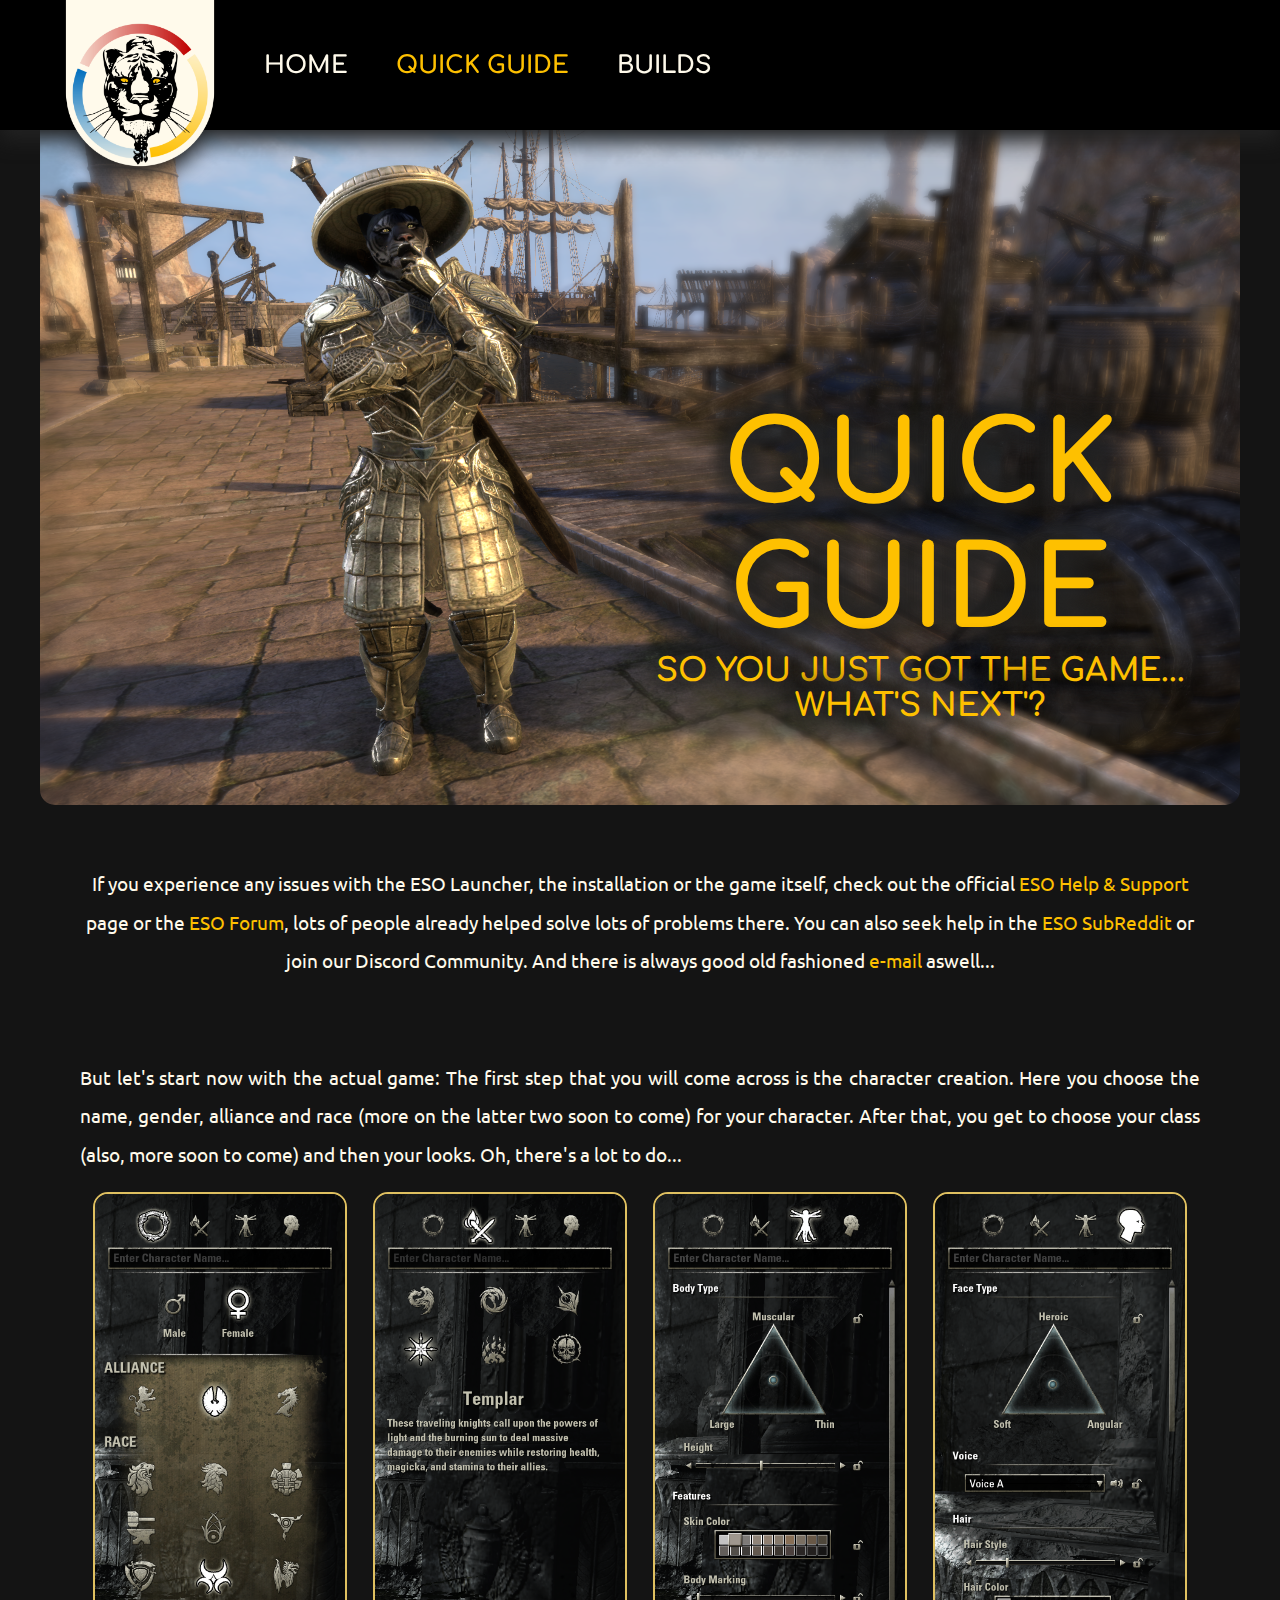
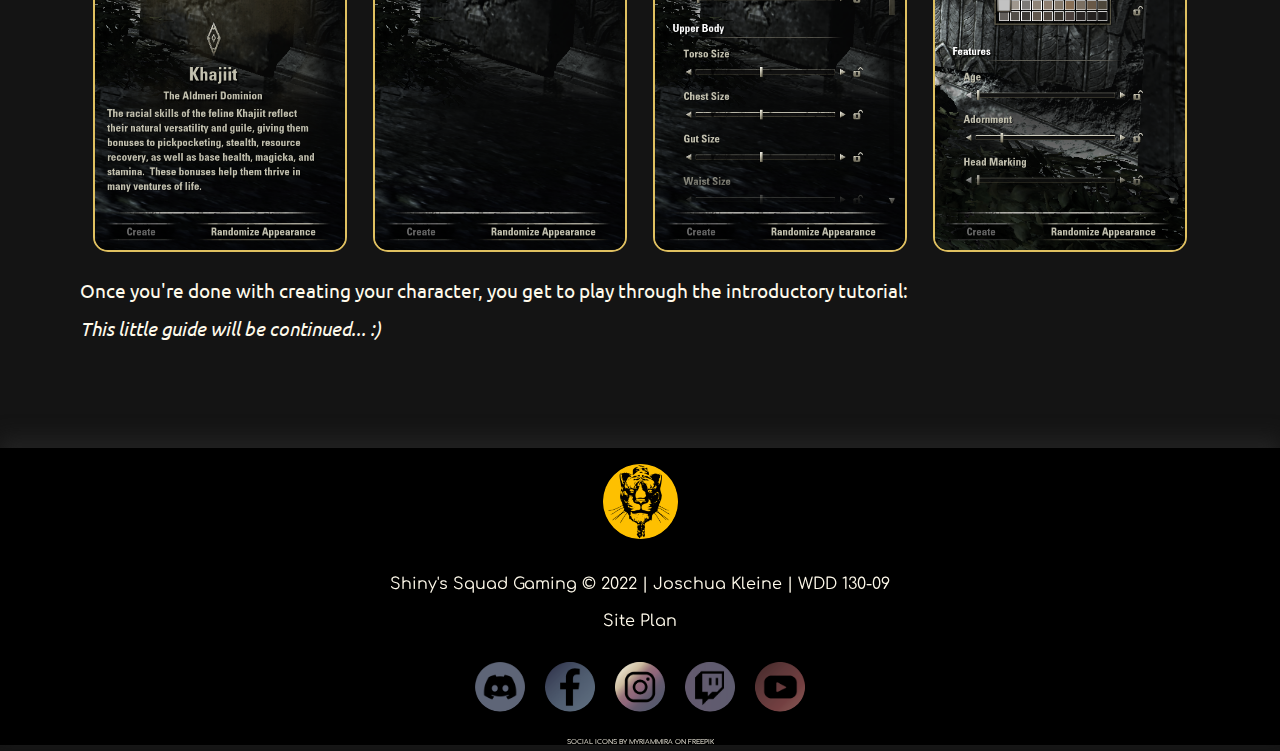
<file: ssg/quickguide.html>
<!DOCTYPE html>
<html lang="en">
<head>
    <meta charset="UTF-8">
    <meta http-equiv="X-UA-Compatible" content="IE=edge">
    <meta name="viewport" content="width=device-width, initial-scale=1.0">
    <link rel="stylesheet" href="styles/style.css">
    <link type="image/x-icon" rel="icon" href="media/favicon.png">
    <title>Quick Guide | SSG</title>
</head>
<body>
    <div id="content">
        <header>
            <div id="navbar">
                <a class="logo_link" href="index.html">
                    <img id="logo" src="media/logo-banner.png" alt="logo shiny's squad gaming">
                </a>
                <nav>
                    <a class="navlinks" href="index.html">Home</a>
                    <a id="active" class="navlinks" href="quickguide.html">Quick Guide</a>
                    <a class="navlinks" href="builds.html">Builds</a>
                    <!-- <a href="">Other Resources</a> -->
                </nav>
            </div>
        </header>
        <main>
            <div class="hero-grid">
                <div class="parallax2"></div>
                <section class="p2-hero-msg">
                    <h1 class="p2-title">Quick Guide</h1>
                    <h4 class="p2-subtitle">So you just got the game...<br>What's next'?</h4>
                </section>
            </div>
            <section class="p2-txt-intro">
                <p>
                    If you experience any issues with the ESO Launcher, the installation or the game itself, check out the official <a href="https://help.elderscrollsonline.com/app" target="_blank">ESO Help & Support</a> page or the <a href="https://forums.elderscrollsonline.com/en" target="_blank">ESO Forum</a>, lots of people already helped solve lots of problems there. You can also seek help in the <a href="https://www.reddit.com/r/elderscrollsonline/" target="_blank">ESO SubReddit</a> or join our Discord Community. And there is always good old fashioned <a href="index.html#anchor-email">e-mail</a> aswell...
                </p>
            </section>
            <section class="p2-txt">
                <p>
                    But let's start now with the actual game: The first step that you will come across is the character creation. Here you choose the name, gender, alliance and race (more on the latter two soon to come) for your character. After that, you get to choose your class (also, more soon to come) and then your looks. Oh, there's a lot to do...
                </p>
                <div class="p2-img-gallery">
                    <a href="media/char-creation-01.png" target="_blank"><img src="media/char-creation-01.png" alt="ESO Character Creation - Gender, Alliance, Race"></a>
                    <a href="media/char-creation-02.png" target="_blank"><img src="media/char-creation-02.png" alt="ESO Character Creation - Class"></a>
                    <a href="media/char-creation-03.png" target="_blank"><img src="media/char-creation-03.png" alt="ESO Character Creation - Looks Body"></a>
                    <a href="media/char-creation-04.png" target="_blank"><img src="media/char-creation-04.png" alt="ESO Character Creation - Looks Head"></a>
                </div>
                <p>
                    Once you're done with creating your character, you get to play through the introductory tutorial:<br><i>This little guide will be continued... :)</i>
                </p>
                <div></div>
            </section>
        </main>
        <footer>
            <a href="index.html"><img class="footer-icon" src="media/icon-eyes.png" alt="logo shiny's squad gaming"></a>
            <p id="info">Shiny's Squad Gaming &copy; 2022 | Joschua Kleine | WDD 130-09</p>
            <p><a href="site-plan.html" target="_blank">Site Plan</a></p>
            <div class="social">
                <a href="https://discord.com/" target="_blank"><img src="media/icon-di.png" alt="logo Discord"></a>
                <a href="https://www.facebook.com/" target="_blank"><img src="media/icon-fb.png" alt="logo Facebook"></a>
                <a href="https://www.instagram.com/" target="_blank"><img src="media/icon-ig.png" alt="logo Alcast HQ"></a>
                <a href="https://www.twitch.tv/" target="_blank"><img src="media/icon-tw.png" alt="logo Alcast HQ"></a>
                <a href="https://www.youtube.com/" target="_blank"><img src="media/icon-yt.png" alt="logo Alcast HQ"></a>
            </div>
            <p class="copyremarks">SOCIAL ICONS BY MYRIAMMIRA ON FREEPIK</p>
        </footer>
    </div>
    <script>
        // When the user scrolls down 80px from the top of the document, resize the navbar's padding and the logo's font size
        window.onscroll = function() {scrollFunction()};

        var nl = document.getElementsByClassName("navlinks");

        function scrollFunction() {
        if (document.body.scrollTop > 675 || document.documentElement.scrollTop > 675) {
            document.getElementById("navbar").style.gridTemplateRows = "60px";
            document.getElementById("logo").style.width = '70px';
            document.getElementById("logo").style.marginTop = '-10px';
            nl[0].style.fontSize = '1em';
            nl[1].style.fontSize = '1em';
            nl[2].style.fontSize = '1em';
        } else {
            document.getElementById("navbar").style.gridTemplateRows = "130px";
            document.getElementById("logo").style.width = '150px';
            document.getElementById("logo").style.marginTop = '-5px';
            nl[0].style.fontSize = '1.5em';
            nl[1].style.fontSize = '1.5em';
            nl[2].style.fontSize = '1.5em';
        }
        }
    </script>
</body>
</html>
</file>
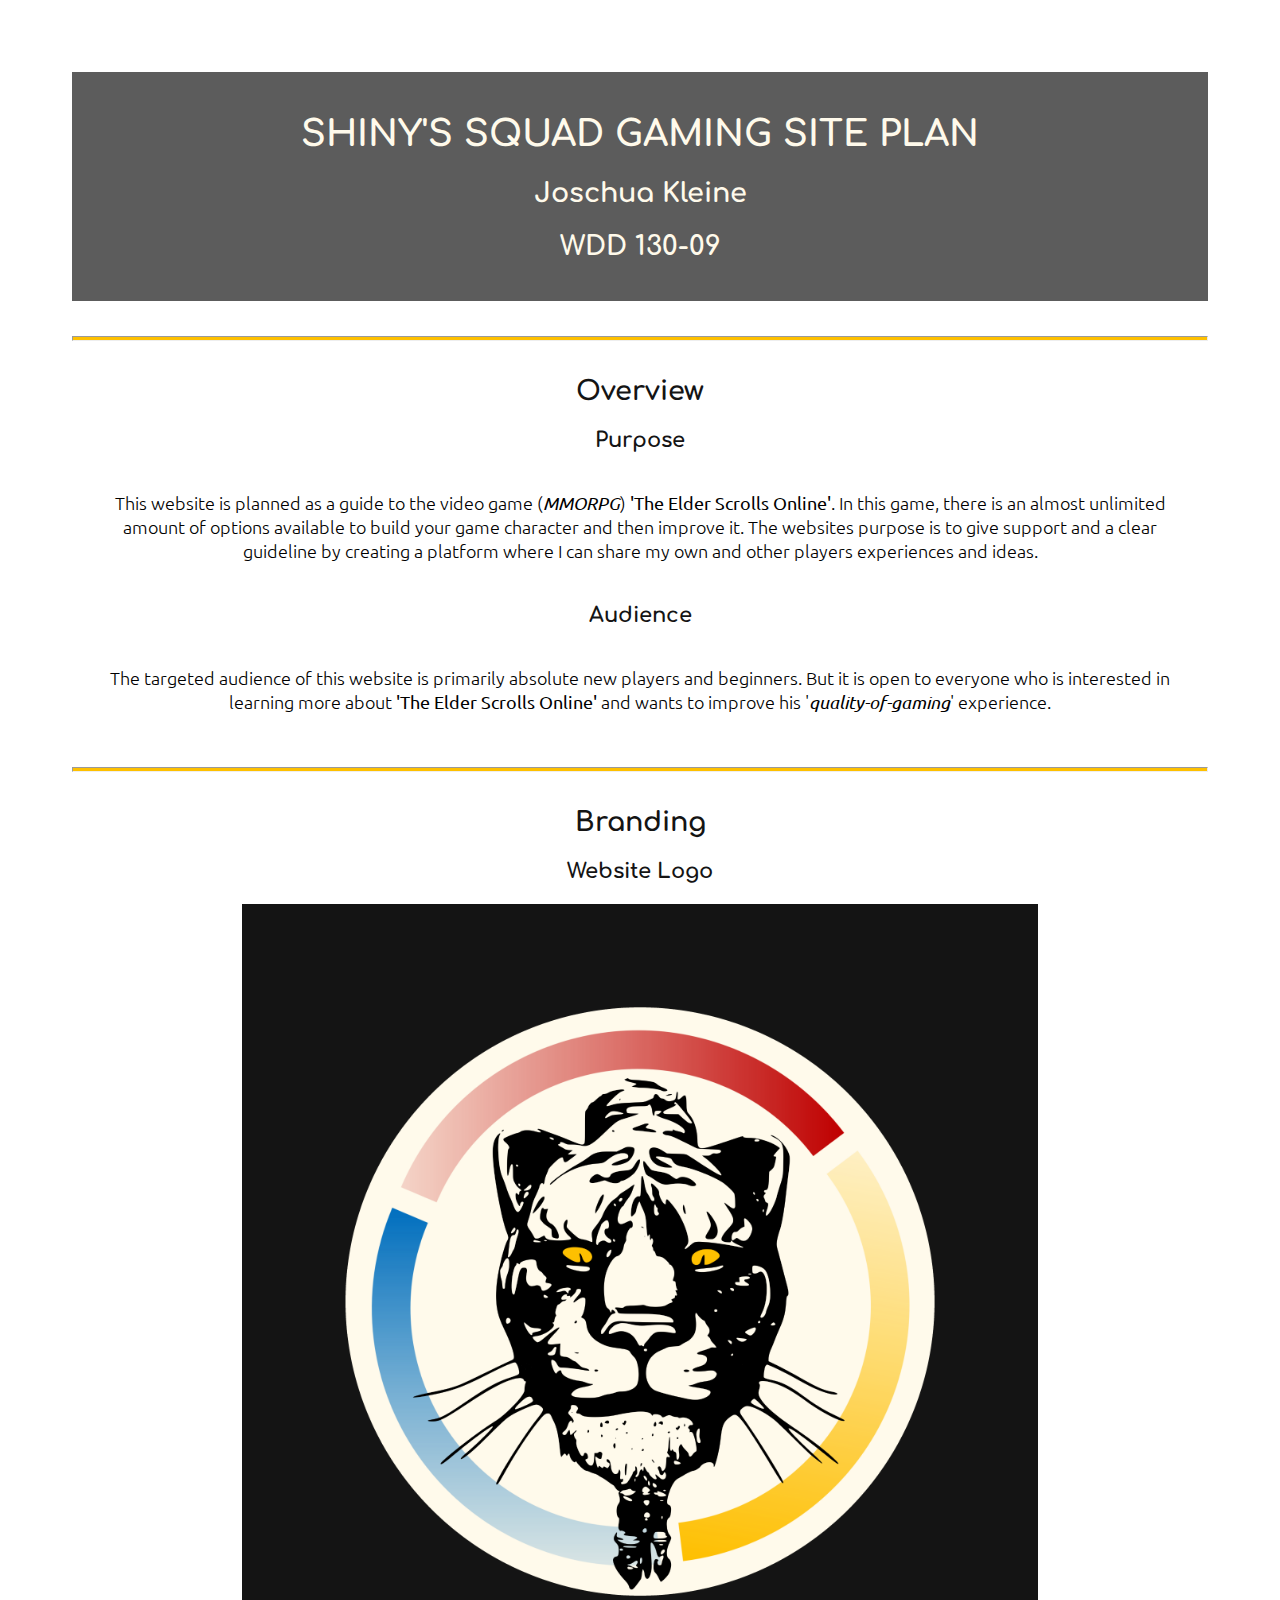
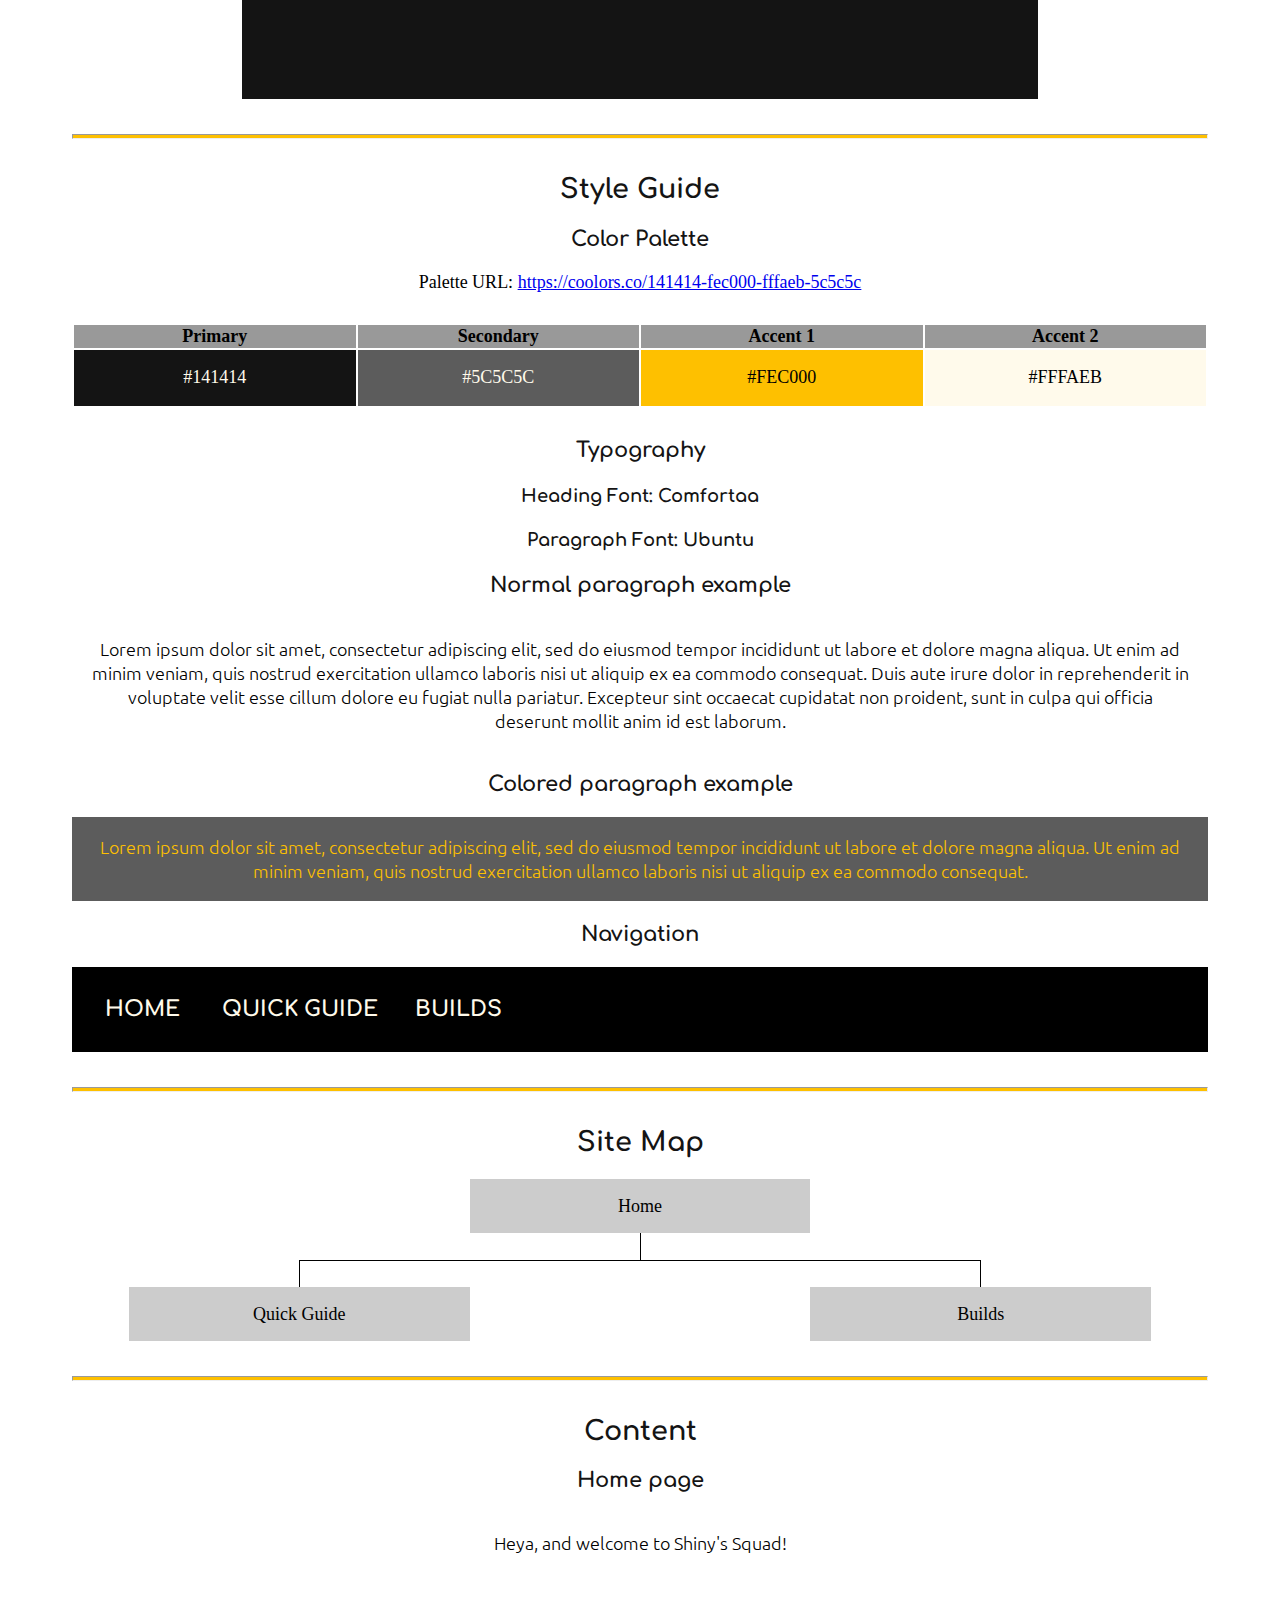
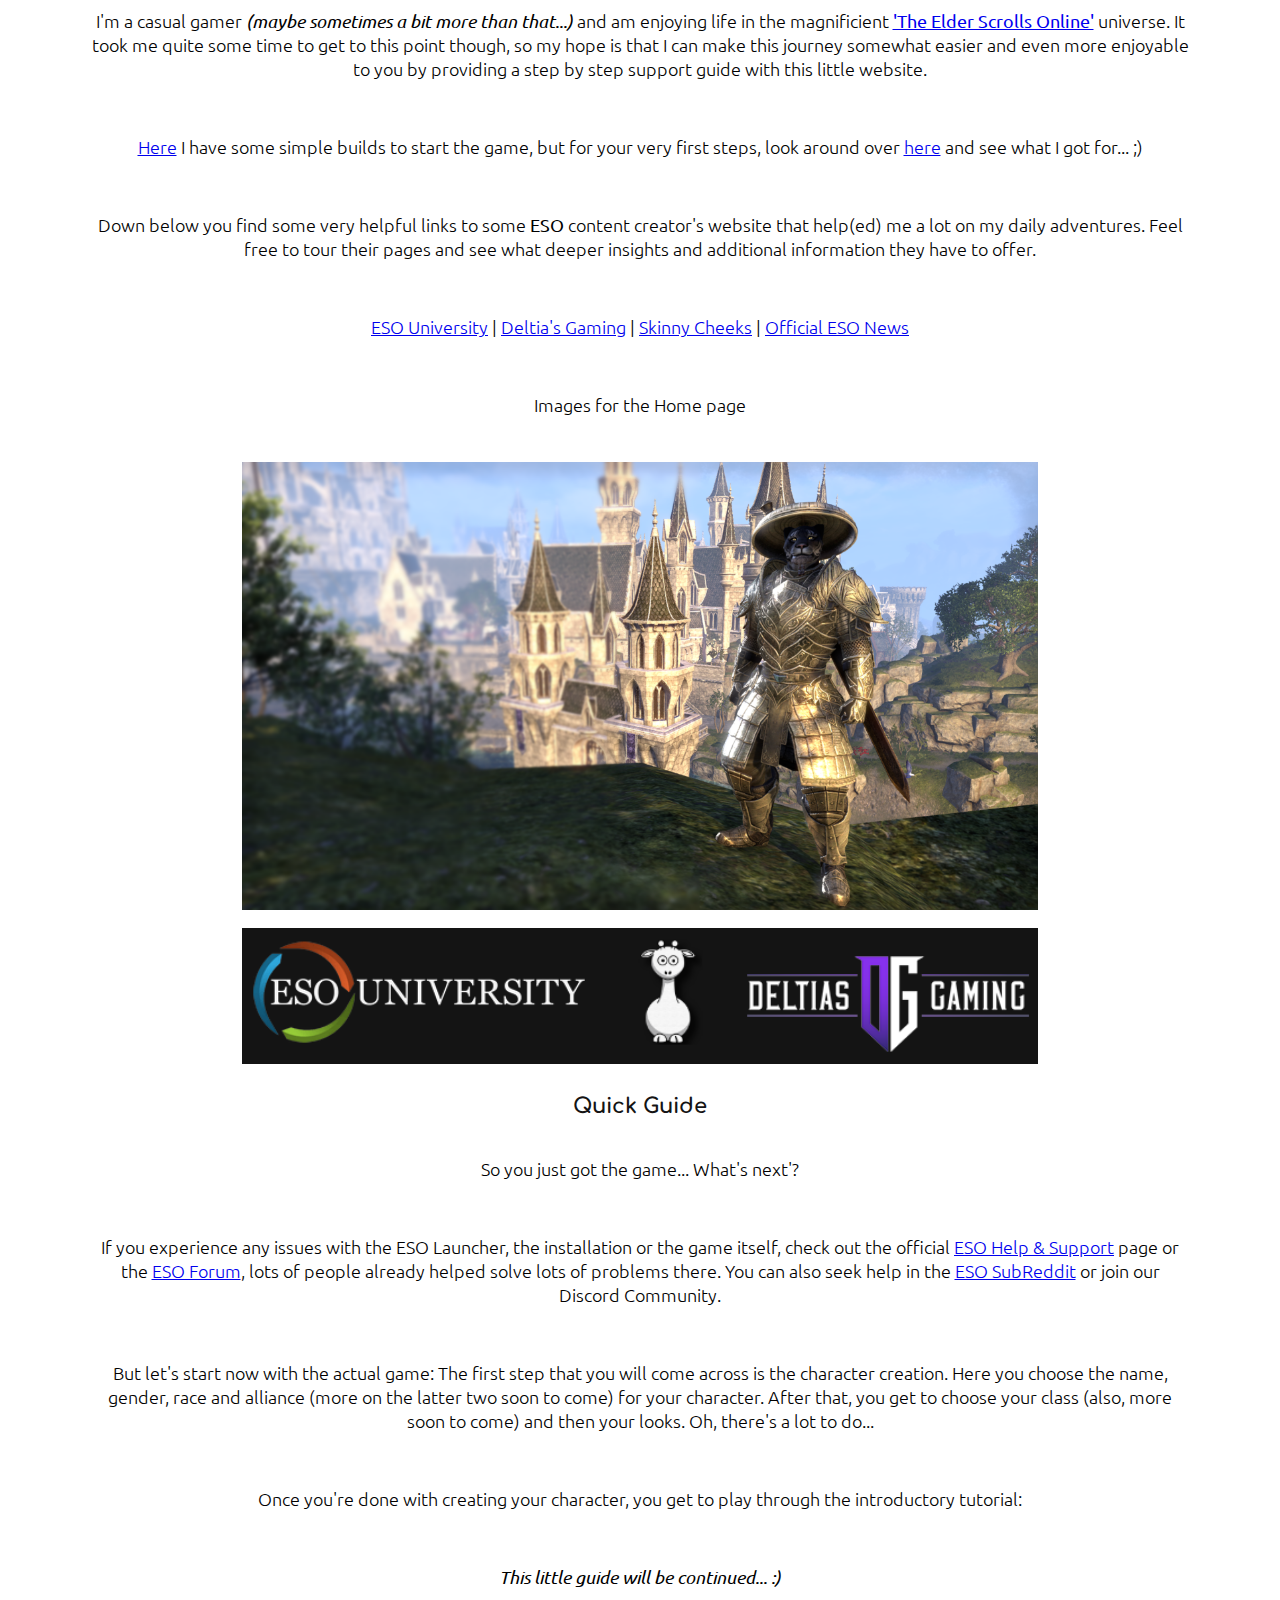
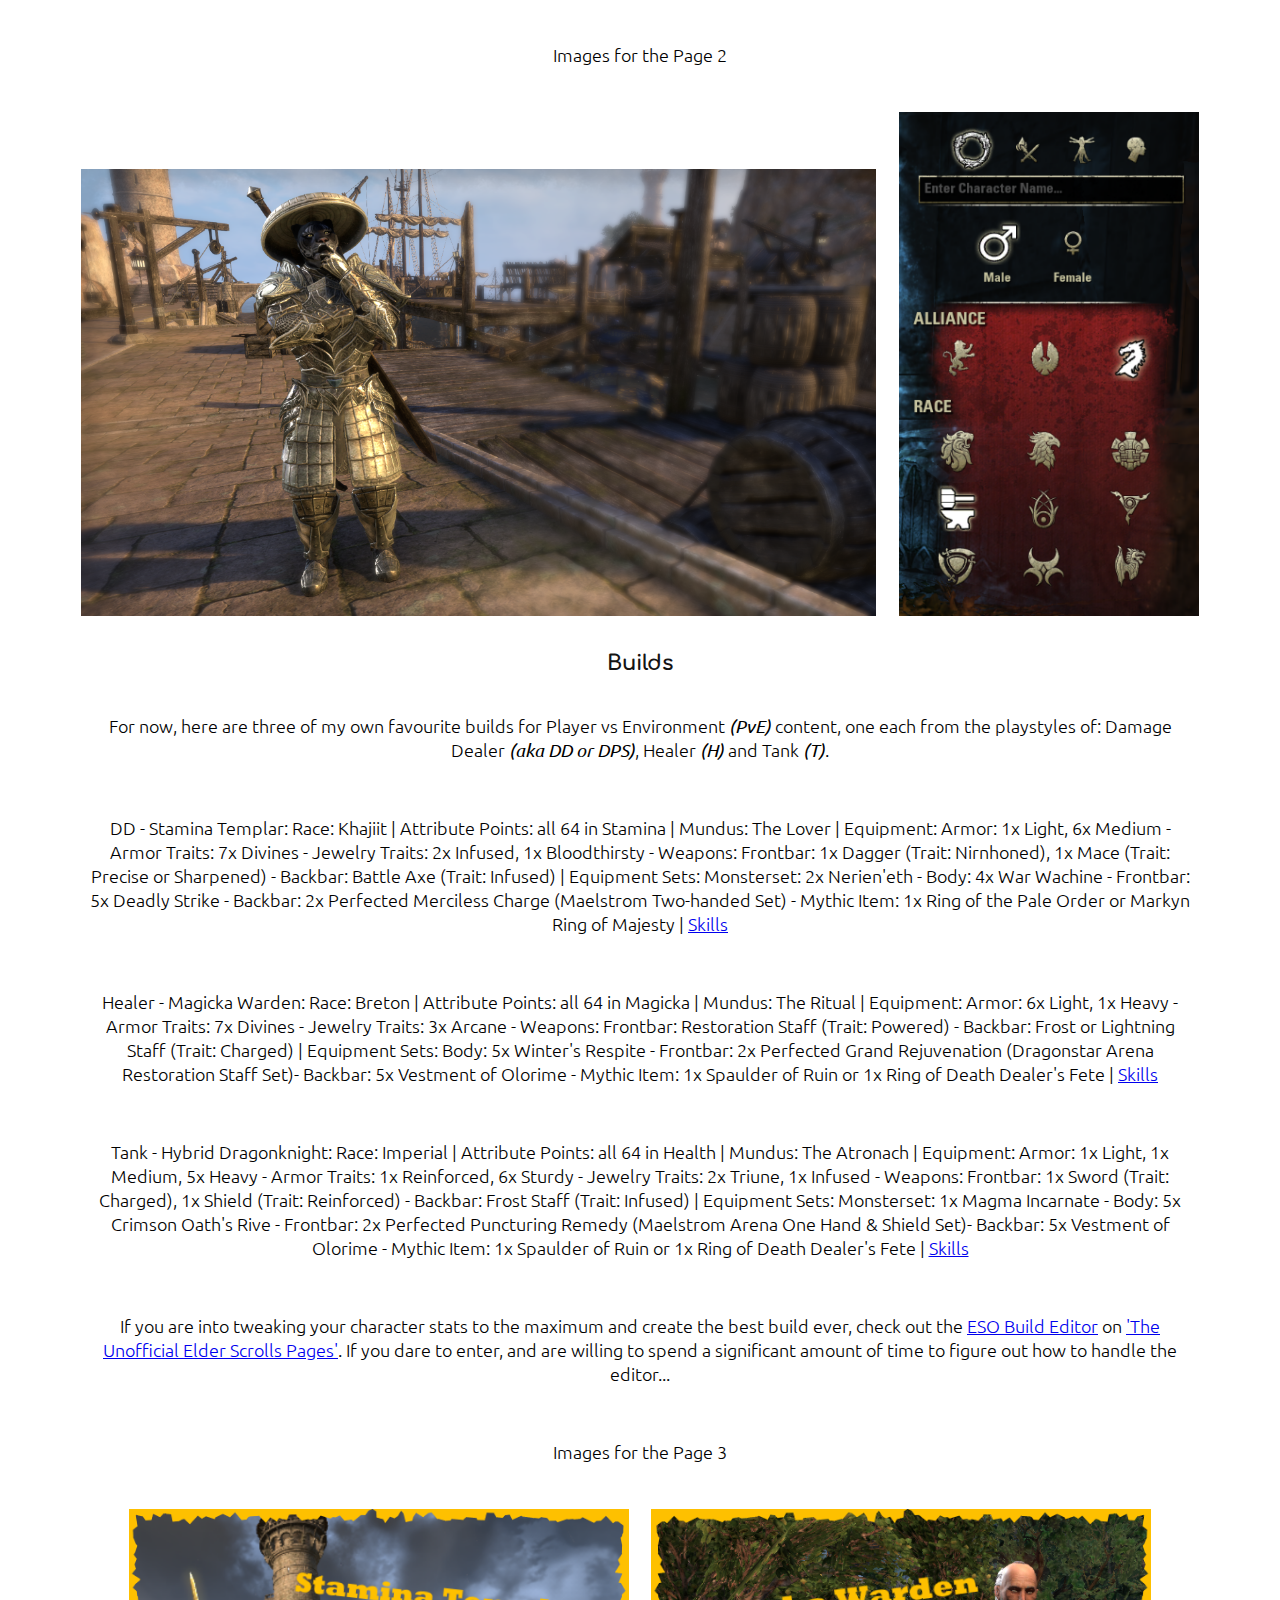
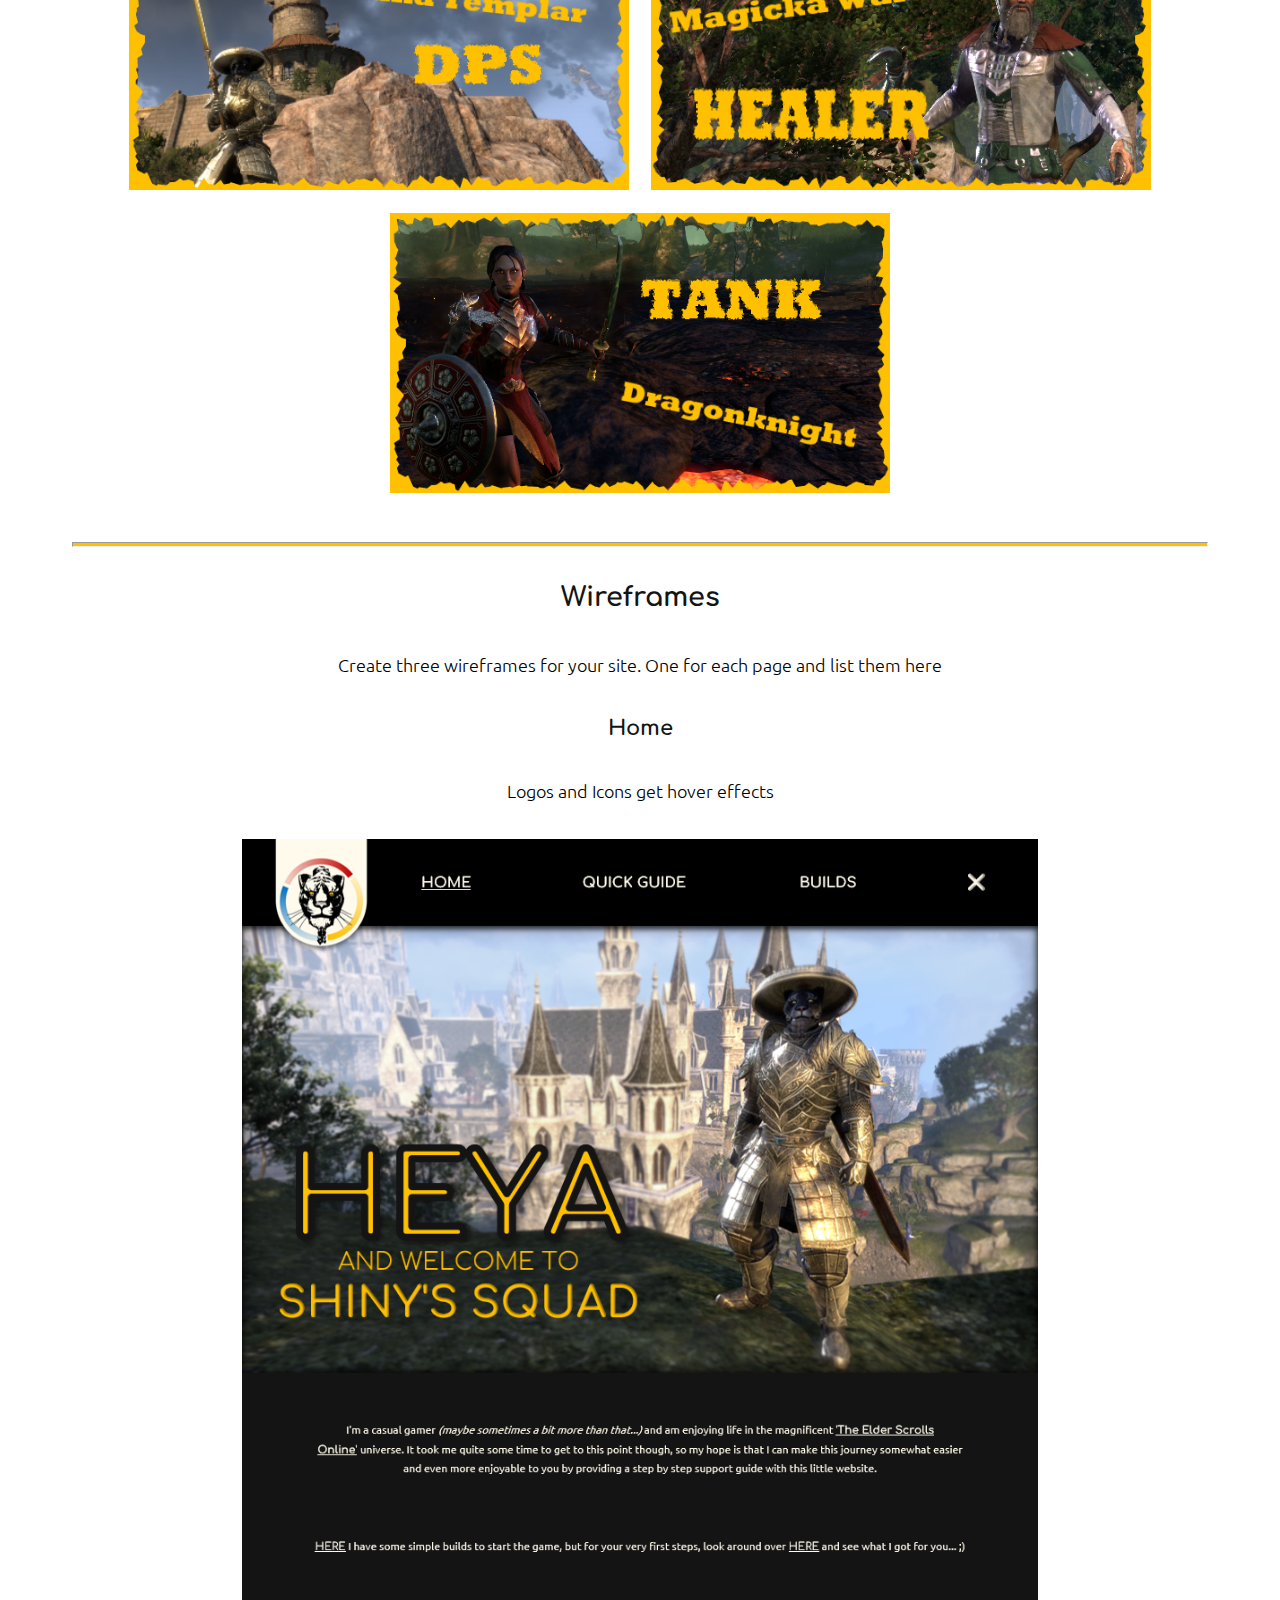
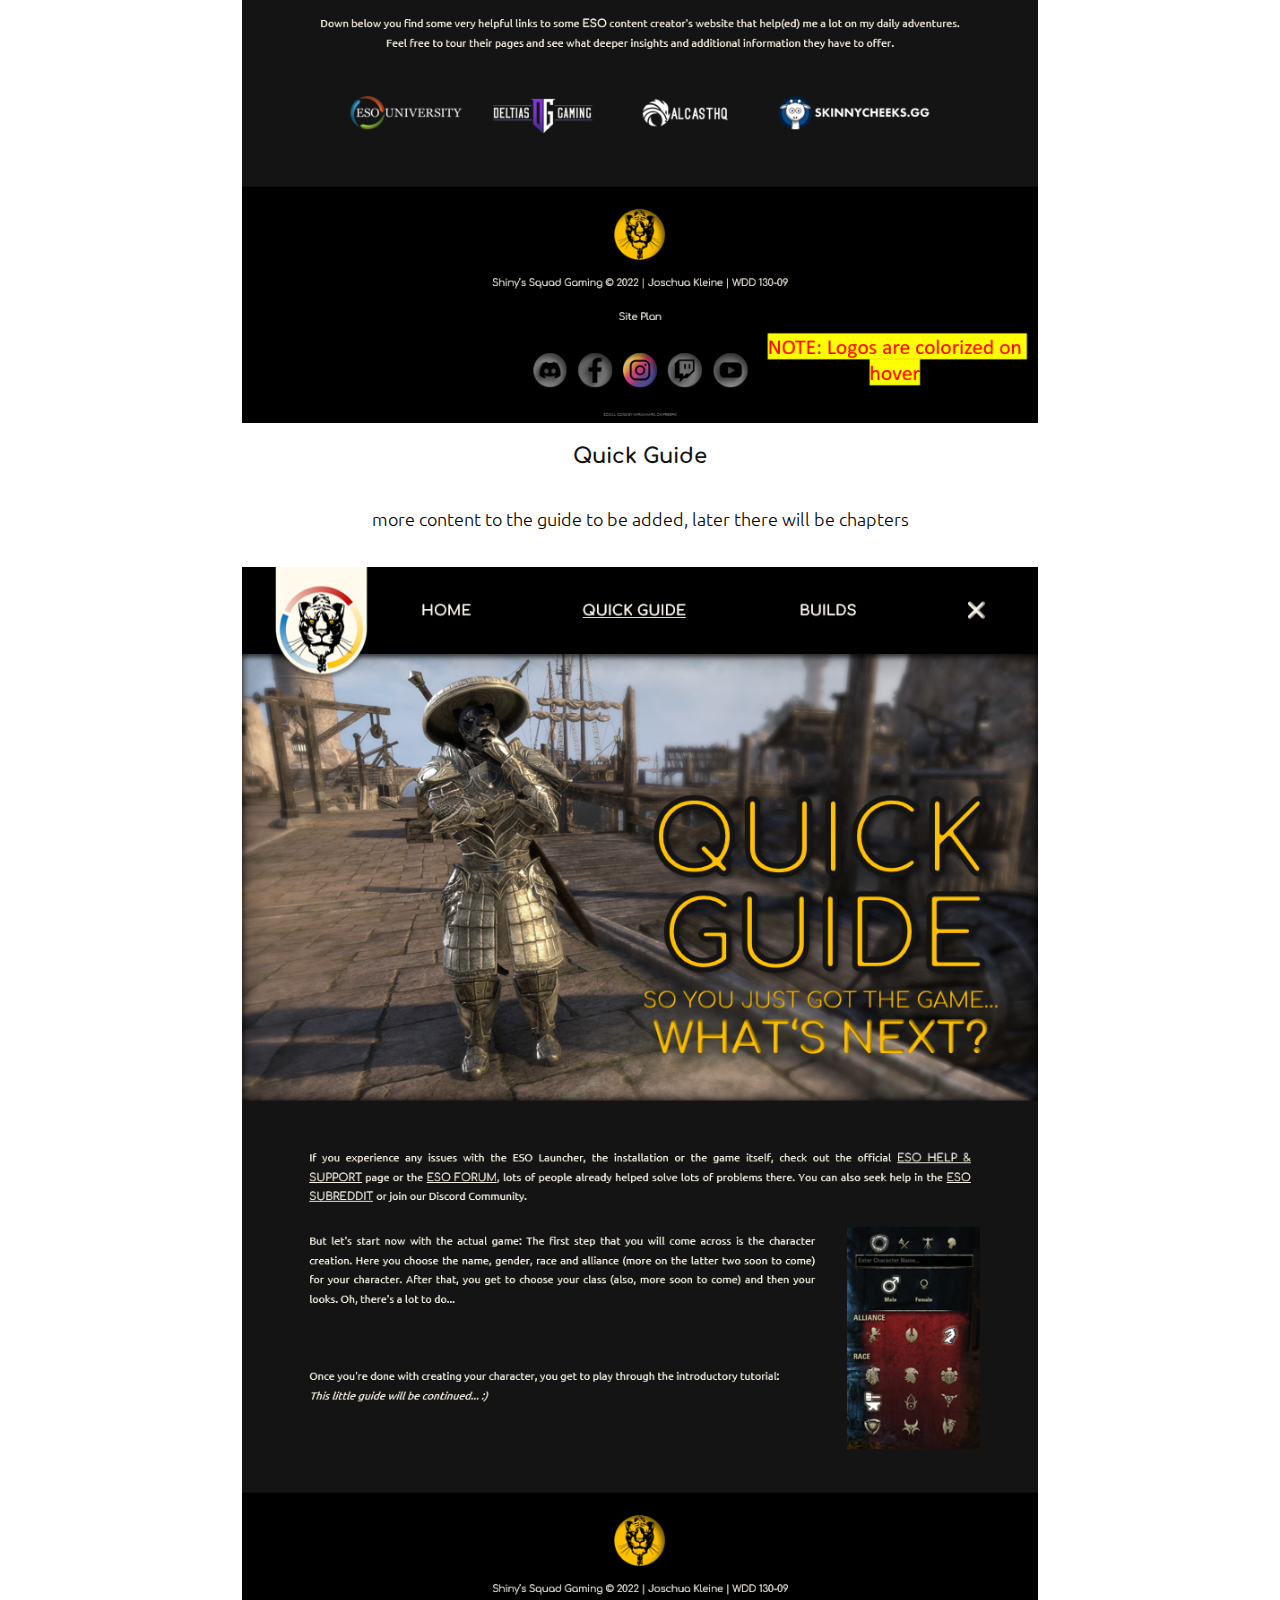
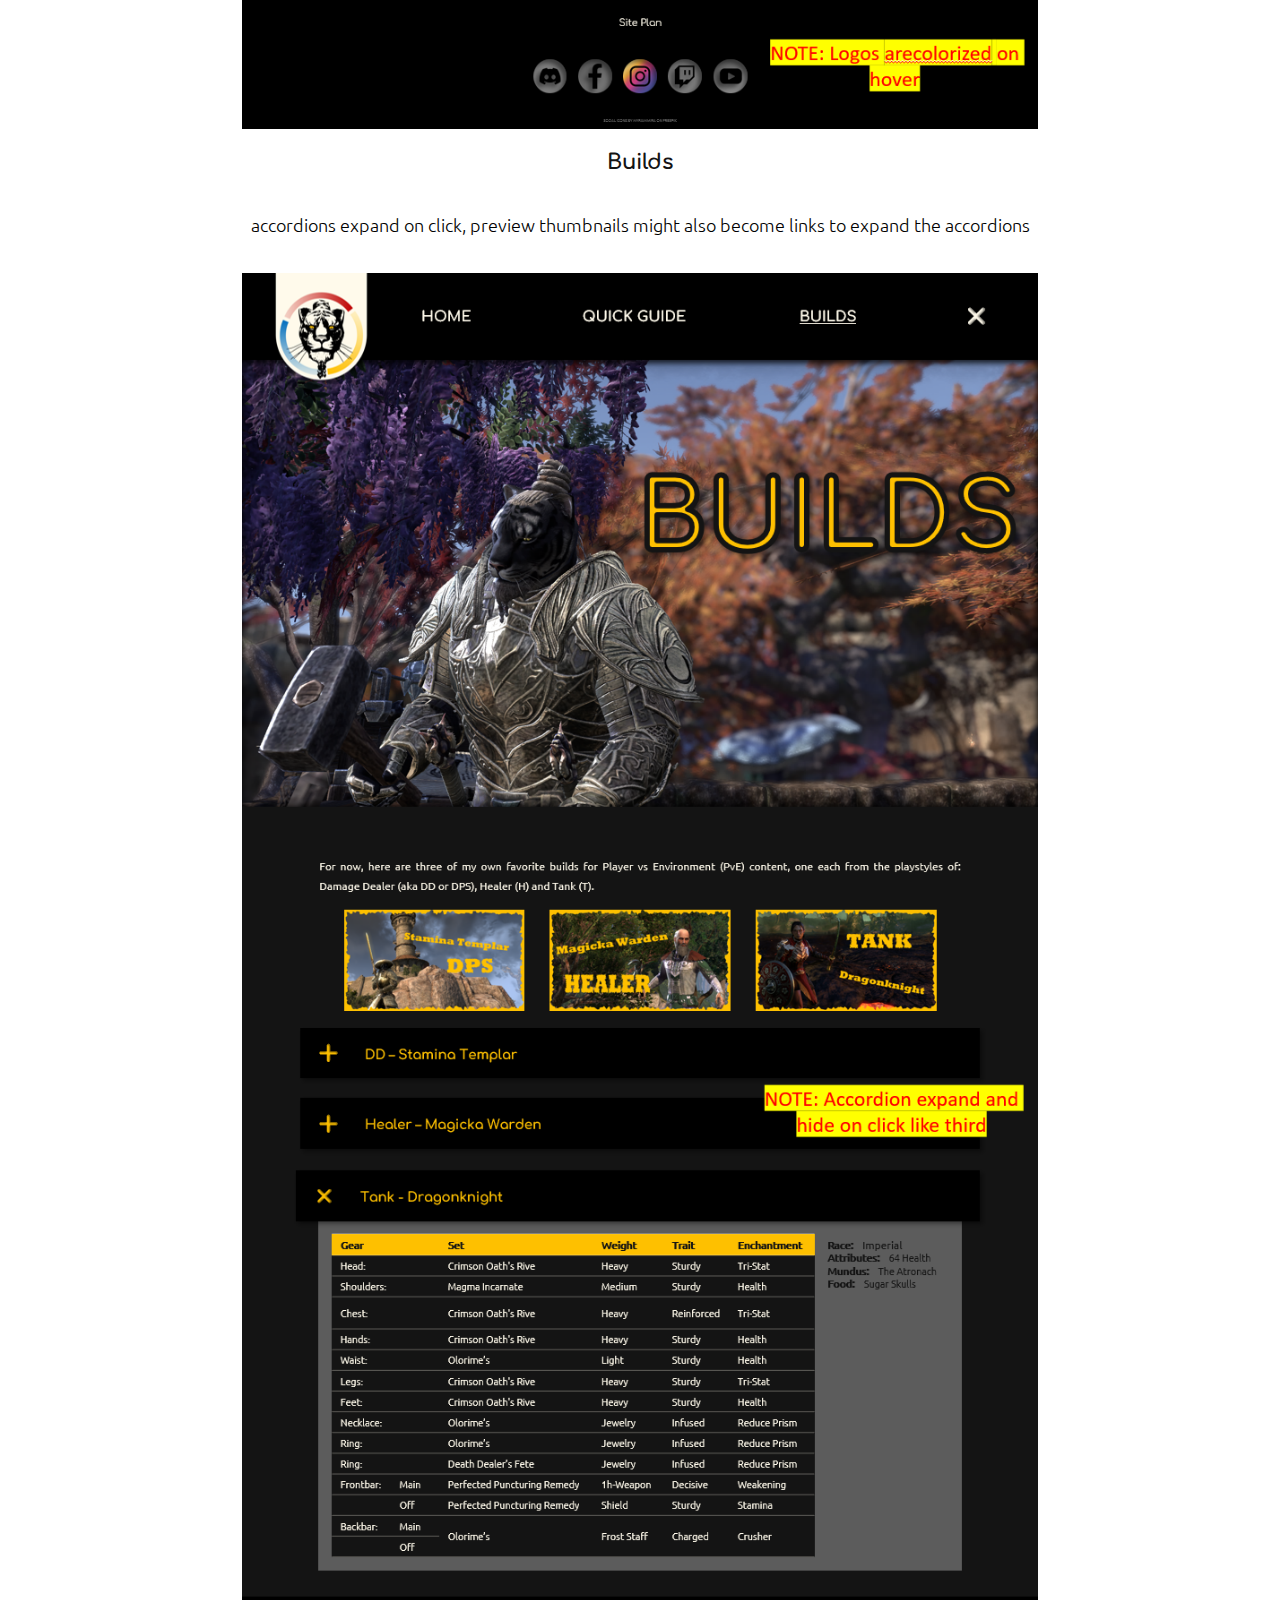
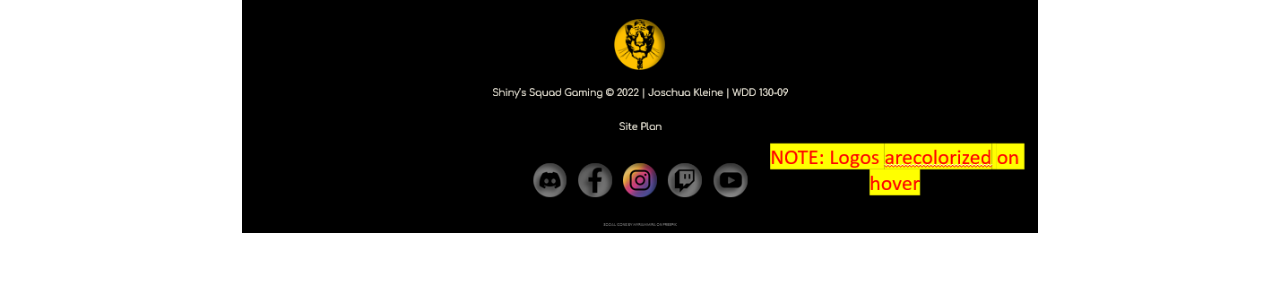
<file: ssg/site-plan.html>
<!DOCTYPE html>
<html lang="en-us">
    
  <head>
    <meta charset="utf-8">
    <title>Site Plan | SSG</title>
    <link type="text/css" rel="stylesheet" href="styles/site-plan.css">
    <link type="image/x-icon" rel="icon" href="media/favicon.png">
  </head>

  <body>
    <header>
      <h1>Shiny's Squad Gaming Site Plan</h1>
      <h2>Joschua Kleine</h2>
      <h2>WDD 130-09</h2>
      <!-- In the header above, add the name or your site, your name and class number. For example if you are in section 3 you would put WDD 130.03 -->
    </header>
    <main>

      <!-- ------------------------Steps 2-3------------------------------ -->
      <hr>
      <h2>Overview</h2>
      <h3>Purpose</h3>
      <p>This website is planned as a guide to the video game (<i>MMORPG</i>) <strong>'The Elder Scrolls Online'</strong>. In this game, there is an almost unlimited amount of options available to build your game character and then improve it. The websites purpose is to give support and a clear guideline by creating a platform where I can share my own and other players experiences and ideas.</p>  <!-- change this -->


      <h3>Audience</h3>
      <p>The targeted audience of this website is primarily absolute new players and beginners. But it is open to everyone who is interested in learning more about <strong>'The Elder Scrolls Online'</strong> and wants to improve his '<i>quality-of-gaming</i>' experience. </p>  <!-- change this -->

      <hr>
      <h2>Branding</h2>
      <h3>Website Logo</h3>
      <!-- Replace this with some sort of logo for your site.  A logo can be as simple as the name of your site in a nice font :) -->
      <img src="media/onsiteplan.png" alt="Logo image">
      <hr>
      <h2>
        Style Guide
      </h2>

      <!-- ------------------------Steps 4-8------------------------------ -->

      <h3>
        Color Palette
      </h3>
      <!--  The colors you choose for a website are one of the most important decisions you will make. Follow the instructions on the activity in iLearn then return and replace the color codes below with the hex color codes (the 6 digit numbers that show at the bottom of each color) for the colors you have chosen below.  You should have at least 2 colors but do not have to fill in all 4 if you do not need them.  -->

      <!-- Copy and paste the URL to your finished palette below Make sure to paste it into both spots -->
      Palette URL: <a href="https://coolors.co/141414-fec000-fffaeb-5c5c5c" target="_blank">https://coolors.co/141414-fec000-fffaeb-5c5c5c</a>


      <table class="colors">
        <tr><th>Primary</th><th>Secondary</th><th>Accent 1</th><th>Accent 2</th></tr>
        <!-- Replace the numbers in the boxes below with your hex color codes. Then switch to the site-plan.css file and change your colors there as well. -->
        <tr><td class="primary">#141414</td><td class="secondary">#5C5C5C</td><td class="accent1">#FEC000</td><td class="accent2">#FFFAEB</td></tr>
      </table>

      <!-- ------------------------Step 9------------------------------ -->

      <h3>
        Typography
      </h3>
      <!-- Choose a font for your paragraphs (body copy) and headlines. What font(s) have you chosen? Why did you choose what you did?  Make sure to review the list of web safe fonts at W3Schools.org as a starting point.  Think also about which of your colors above you might use for background and font colors. -->

      <h4>
        Heading Font: Comfortaa  <!-- change this -->
      </h4>
      <h4>
        Paragraph Font: Ubuntu  <!-- change this -->
      </h4>
      <h3>
        Normal paragraph example
      </h3>
      <p>
        Lorem ipsum dolor sit amet, consectetur adipiscing elit, sed do eiusmod tempor incididunt ut labore et dolore magna aliqua. Ut enim ad minim veniam, quis nostrud exercitation ullamco laboris nisi ut aliquip ex ea commodo consequat. Duis aute irure dolor in reprehenderit in voluptate velit esse cillum dolore eu fugiat nulla pariatur. Excepteur sint occaecat cupidatat non proident, sunt in culpa qui officia deserunt mollit anim id est laborum.
      </p>
      <h3>
        Colored paragraph example
      </h3>
      <p class="colored">
        Lorem ipsum dolor sit amet, consectetur adipiscing elit, sed do eiusmod tempor incididunt ut labore et dolore magna aliqua. Ut enim ad minim veniam, quis nostrud exercitation ullamco laboris nisi ut aliquip ex ea commodo consequat. 
      </p>

      <!-- ------------------------Step 10------------------------------ -->

      <h3>
        Navigation
      </h3>
      <!-- Think about how you want your navigation bar to look. In the site-plan.css file change the colors to your colors to get the look you desire. --> 
      <nav>
        <a href="index.html">Home</a>
        <a href="quickguide.html">Quick Guide</a>
        <a href="builds.html">Builds</a>
      </nav>
      <hr>
      <h2>
        Site Map
      </h2>
      <div class="sitemap">
        <div class="sm-home">
          Home
        </div>
        <div class="sm-page2">
          Quick Guide <!-- change this -->
        </div>
        <div class="sm-page3">
          Builds  <!-- change this -->
        </div>

        <div class="top">
          &nbsp;
        </div>
        <div class="left">
          &nbsp;
        </div>
        <div class="right">
          &nbsp;
        </div>

      </div>

      <!-- --------Content Section -------------- -->
      <hr>
      <h2>
        Content
      </h2>
      <h3>Home page</h3>
      <p>
        Heya, and welcome to Shiny's Squad!
      </p>
      <p>
        I'm a casual gamer <i>(maybe sometimes a bit more than that...)</i> and am enjoying life in the magnificient 
        <a href="https://www.elderscrollsonline.com/en-gb/home" target="_blank"><strong>'The Elder Scrolls Online'</strong></a> universe. It took me quite some time to get to this point though, so my hope is that I can make this journey somewhat easier and even more enjoyable to you by providing a step by step support guide with this little website.
      </p>
      <p>
        <a href="#" target="_blank">Here</a> I have some simple builds to start the game, but for your very first steps, look around over <a href="#" target="_blank">here</a> and see what I got for... ;)
      </p>
      <p>
        Down below you find some very helpful links to some <strong>ESO</strong> content creator's website that help(ed) me a lot on my daily adventures. Feel free to tour their pages and see what deeper insights and additional information they have to offer.
      </p>
      <p>
        <a href="https://eso-u.com/" target="_blank">ESO University</a> | <a href="https://deltiasgaming.com/category/eso-guides/" target="_blank">Deltia's Gaming</a> | <a href="https://www.skinnycheeks.gg/" target="_blank">Skinny Cheeks</a> | <a href="https://www.elderscrollsonline.com/en-gb/news" target="_blank">Official ESO News</a>
      </p>
      
      <p>Images for the Home page</p>
        <img class="content-img1" src="media/rsz_01friendly-shiny.png" alt="eso friendly shiny">
        <img class="content-img2" src="media/content-creator-logos.png" alt="content creators' logos">

      </ul>
      <h3>Quick Guide</h3>
      <p>
        So you just got the game... What's next'?
      </p>
      <p>
        If you experience any issues with the ESO Launcher, the installation or the game itself, check out the official <a href="https://help.elderscrollsonline.com/app" target="_blank">ESO Help & Support</a> page or the <a href="https://forums.elderscrollsonline.com/en" target="_blank">ESO Forum</a>, lots of people already helped solve lots of problems there. You can also seek help in the <a href="https://www.reddit.com/r/elderscrollsonline/" target="_blank">ESO SubReddit</a> or join our Discord Community.
      </p>
      <p>
         But let's start now with the actual game: The first step that you will come across is the character creation. Here you choose the name, gender, race and alliance (more on the latter two soon to come) for your character. After that, you get to choose your class (also, more soon to come) and then your looks. Oh, there's a lot to do...
      </p>
      <p>
        Once you're done with creating your character, you get to play through the introductory tutorial:
      </p>
      <p>
        <i>This little guide will be continued... :)</i>
      </p>

      <p>Images for the Page 2</p>
        <img class="content-img3" src="media/rsz_02thinking-shiny.png" alt="eso thinking shiny">
        <img class="content-img4" src="media/eso-character-creation.png" alt="eso character creation">

      </ul>
      <h3>Builds</h3>
      <p>
        For now, here are three of my own favourite builds for Player vs Environment <i>(PvE)</i> content, one each from the playstyles of: Damage Dealer <i>(aka DD or DPS)</i>, Healer <i>(H)</i> and Tank <i>(T)</i>.
      </p>
      <p>
        DD - Stamina Templar: Race: Khajiit | Attribute Points: all 64 in Stamina | Mundus: The Lover | Equipment: Armor: 1x Light, 6x Medium - Armor Traits: 7x Divines - Jewelry Traits: 2x Infused, 1x Bloodthirsty - Weapons: Frontbar: 1x Dagger (Trait: Nirnhoned), 1x Mace (Trait: Precise or Sharpened) - Backbar: Battle Axe (Trait: Infused) | Equipment Sets: Monsterset: 2x Nerien'eth - Body: 4x War Wachine - Frontbar: 5x Deadly Strike - Backbar: 2x Perfected Merciless Charge (Maelstrom Two-handed Set) - Mythic Item: 1x Ring of the Pale Order or Markyn Ring of Majesty | <a href="https://en.uesp.net/wiki/Special:EsoBuildData?id=415339" target="_blank">Skills</a>
      </p>
      <p>
        Healer - Magicka Warden: Race: Breton | Attribute Points: all 64 in Magicka | Mundus: The Ritual | Equipment: Armor: 6x Light, 1x Heavy - Armor Traits: 7x Divines - Jewelry Traits: 3x Arcane - Weapons: Frontbar: Restoration Staff (Trait: Powered) - Backbar: Frost or Lightning Staff (Trait: Charged) | Equipment Sets: Body: 5x Winter's Respite - Frontbar: 2x Perfected Grand Rejuvenation (Dragonstar Arena Restoration Staff Set)- Backbar: 5x Vestment of Olorime - Mythic Item: 1x Spaulder of Ruin or 1x Ring of Death Dealer's Fete | <a href="https://en.uesp.net/wiki/Special:EsoBuildData?id=417445" target="_blank">Skills</a>
      </p>
      <p>
        Tank - Hybrid Dragonknight: Race: Imperial | Attribute Points: all 64 in Health | Mundus: The Atronach | Equipment: Armor: 1x Light, 1x Medium, 5x Heavy - Armor Traits: 1x Reinforced, 6x Sturdy - Jewelry Traits: 2x Triune, 1x Infused - Weapons: Frontbar: 1x Sword (Trait: Charged), 1x Shield (Trait: Reinforced) - Backbar: Frost Staff (Trait: Infused) | Equipment Sets: Monsterset: 1x Magma Incarnate - Body: 5x Crimson Oath's Rive - Frontbar: 2x Perfected Puncturing Remedy (Maelstrom Arena One Hand & Shield Set)- Backbar: 5x Vestment of Olorime - Mythic Item: 1x Spaulder of Ruin or 1x Ring of Death Dealer's Fete | <a href="https://en.uesp.net/wiki/Special:EsoBuildData?id=449715" target="_blank">Skills</a>
      </p>
      <p>
        If you are into tweaking your character stats to the maximum and create the best build ever, check out the <a href="https://en.uesp.net/wiki/Special:EsoBuildEditor" target="_blank">ESO Build Editor</a> on <a href="https://en.uesp.net/wiki/Online:Online" target="_blank">'The Unofficial Elder Scrolls Pages'</a>. If you dare to enter, and are willing to spend a significant amount of time to figure out how to handle the editor...
      </p>

      <p>Images for the Page 3</p>
        <img class="content-img5" src="media/thumbnail1-templar.png" alt="thumbnail stamina templar dps">
        <img class="content-img6" src="media/thumbnail2-warden.png" alt="thumbnail magicka warden healer">
        <img class="content-img7" src="media/thumbnail3-dk.png" alt="thumbnail dragonknight tank">

      </ul>
      <hr>
      <h2>
        Wireframes
      </h2>
      <p>
        Create three wireframes for your site. One for each page and list them here</p>

      <h3>Home</h3>
      <p>         
        Logos and Icons get hover effects
      </p>
      <img src="media/01-home.png" alt="home page wireframe">

      <h3>Quick Guide</h3>
      <p>         
        more content to the guide to be added, later there will be chapters
      </p>
      <img src="media/02-quickguide.png" alt="quick guide wireframe">

      <h3>Builds</h3>
      <p>         
        accordions expand on click, preview thumbnails might also become links to expand the accordions
      </p>
      <img src="media/03-builds.png" alt="builds wireframe">
    </main>
  </body>

</html>
</file>
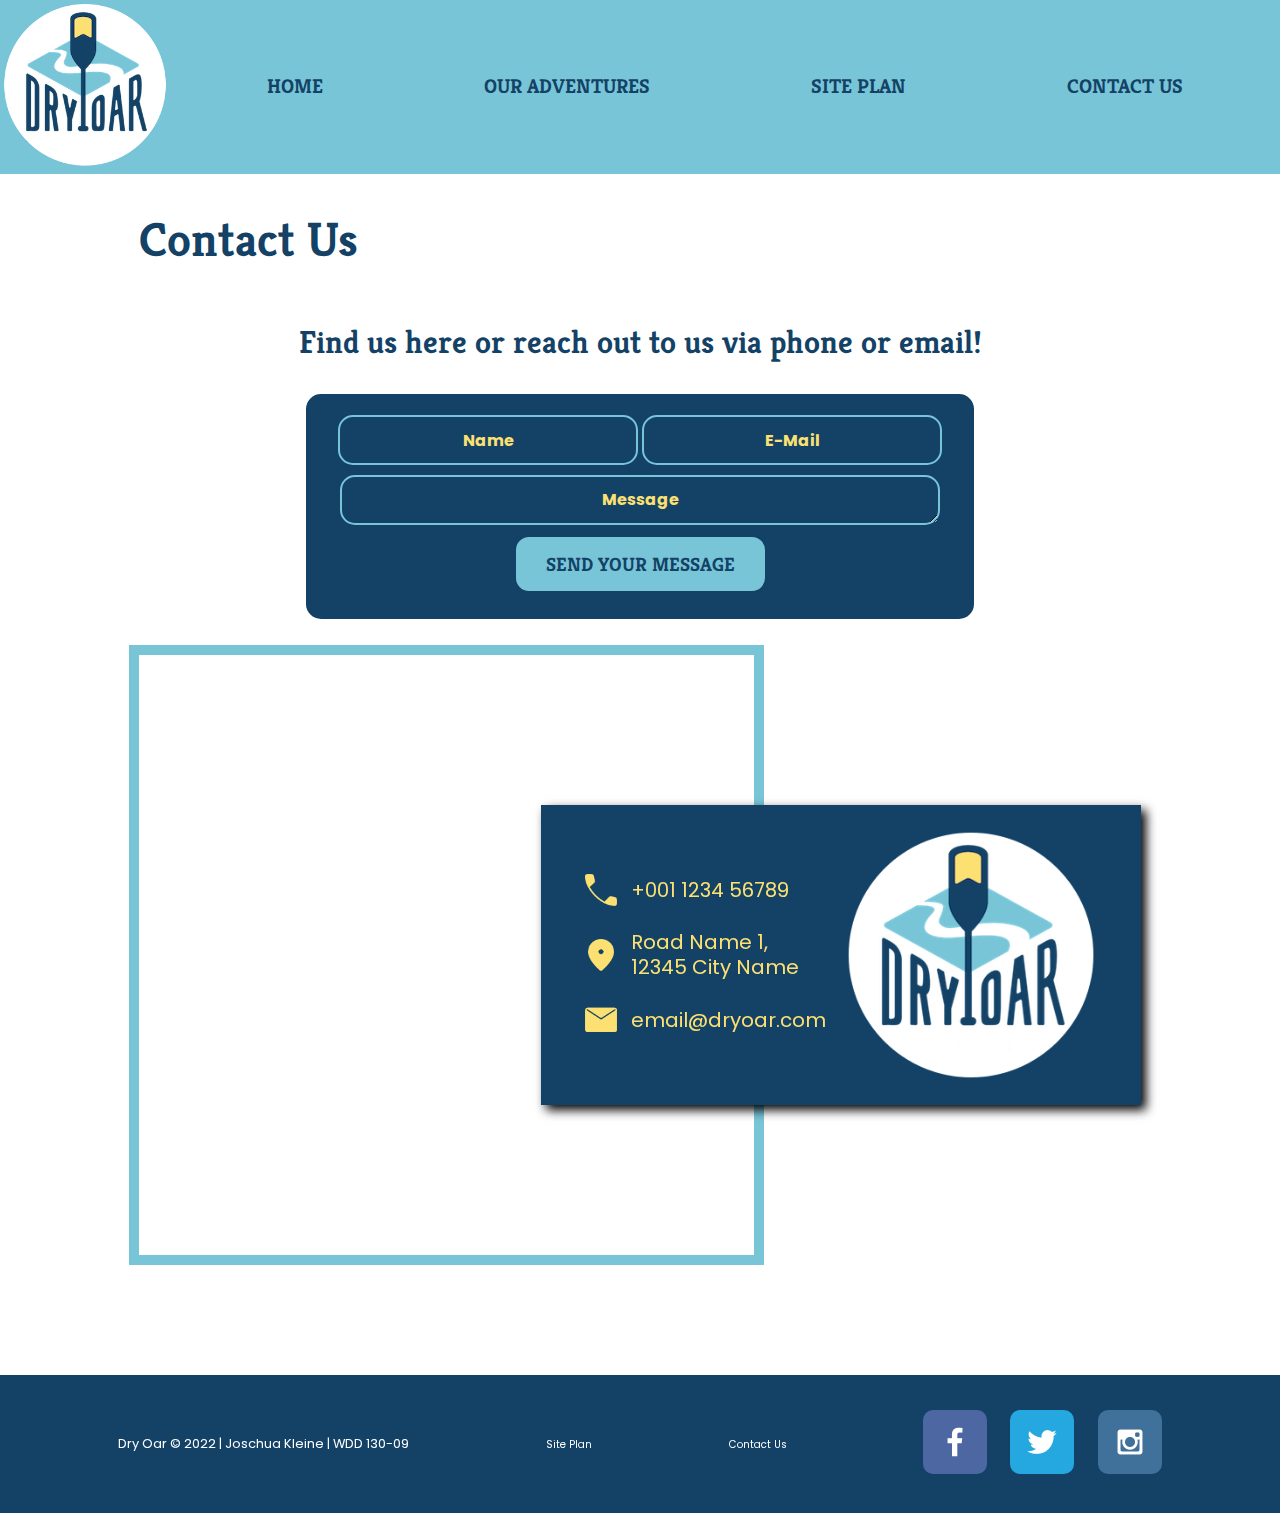
<file: wwr/contactus.html>
<!DOCTYPE html>
<html lang="en">
<head>
    <meta charset="UTF-8">
    <meta http-equiv="X-UA-Compatible" content="IE=edge">
    <meta name="viewport" content="width=device-width, initial-scale=1.0">
    <link rel="stylesheet" href="styles/style.css">
    <title>Contact Us | Dry Oar Rafting</title>
</head>
<body>
    <div id="content">
        <header>
            <a id="logo_link" href="index.html">
                <img class="logo" src="images/logo.png" alt="Dry Oar Logo">
            </a>
            <nav>
                <a href="index.html">Home</a>
                <a href="ouradventures.html">Our Adventures</a>
                <a href="site-plan-rafting.html" target="_blank">Site Plan</a>
                <a href="contactus.html">Contact Us</a>
            </nav>
        </header>
        <main class="subpage-grid">
            <h1 class="subpage-title">Contact Us</h1>
            <h4 class="findus-title">Find us here or reach out to us via phone or email!</h4>
            <div id="feedback"></div>
            <form class="form-box" action="/my-handling-form-page" method="post">
                <input type="text" id="name" name="user_name" placeholder="Name"/>
                <input type="email" id="mail" name="user_email" placeholder="E-Mail"/>
                <textarea id="msg" name="user_message" placeholder="Message"></textarea>
                <button class="submit-button" type="submit">Send your message</button>
            </form>
            <div class="map">
                <iframe src="https://www.google.com/maps/embed?pb=!1m14!1m8!1m3!1d12382.41994699529!2d-110.1182967!3d39.1154625!3m2!1i1024!2i768!4f13.1!3m3!1m2!1s0x8748e8cf3e3462a9%3A0x36b38d39b2caecd4!2sSwaseys%20Boat%20Ramp!5e0!3m2!1sen!2sde!4v1668274473793!5m2!1sen!2sde" width="100%" height="100%" style="border:0;" allowfullscreen="" loading="lazy" referrerpolicy="no-referrer-when-downgrade"></iframe>
            </div>
            <div class="business-card">
                <img class="phone-icon" src="images/call_icon.png" alt="icon phone">
                <p class="phone">+001 1234 56789</p>
                <img class="location-icon" src="images/location_icon.png" alt="icon location">
                <p class="location">Road Name 1,<br>12345 City Name</p>
                <img class="mail-icon" src="images/mail_icon.png" alt="icon mail">
                <p class="mail">email@dryoar.com</p>
                <img class="business-card-logo" src="images/logo.png" alt="Dry Oar Logo">
            </div>
            <div class="divider"></div>
        </main>
        <footer>
            <p id="info">Dry Oar &copy; 2022 | Joschua Kleine | WDD 130-09</p>
            <p><a href="site-plan-rafting.html">Site Plan</a></p>
            <p><a href="contactus.html">Contact Us</a></p>
            <div class="social">
                <a href="https://facebook.com" target="_blank">
                    <img src="images/facebook.png" alt="fb icon">
                </a>
                <a href="https://twitter.com" target="_blank">
                    <img src="images/twitter.png" alt="twitter icon">
                </a>
                <a href="https://instagram.com" target="_blank">
                    <img src="images/instagram.png" alt="instagram icon">
                </a>
            </div>
        </footer>
    </div>
    <script>
        // get the feedback div element so we can do something with it.
        const feedbackElement = document.getElementById('feedback');
        // get the form so we can read what was entered in it.
        const formElement = document.forms[0];
        // add a 'listener' to wait for a submission of our form. When that happens run the code below.
        formElement.addEventListener('submit', function(e) {
            // stop the form from doing the default action.
            e.preventDefault();
            // set the contents of our feedback element to a message letting the user know the form was submitted successfully. Notice that we pull the name that was entered in the form to personalize the message!
            feedbackElement.innerHTML = 'Hello '+ formElement.user_name.value +'! Thank you for your message. We will get back with you as soon as possible!';
            // make the feedback element visible.
            feedbackElement.style.display = "block";
            // add a class to move everything down so our message doesn't cover it.
            document.body.classList.toggle('moveDown');
        });
    </script>
</body>
</html>
</file>
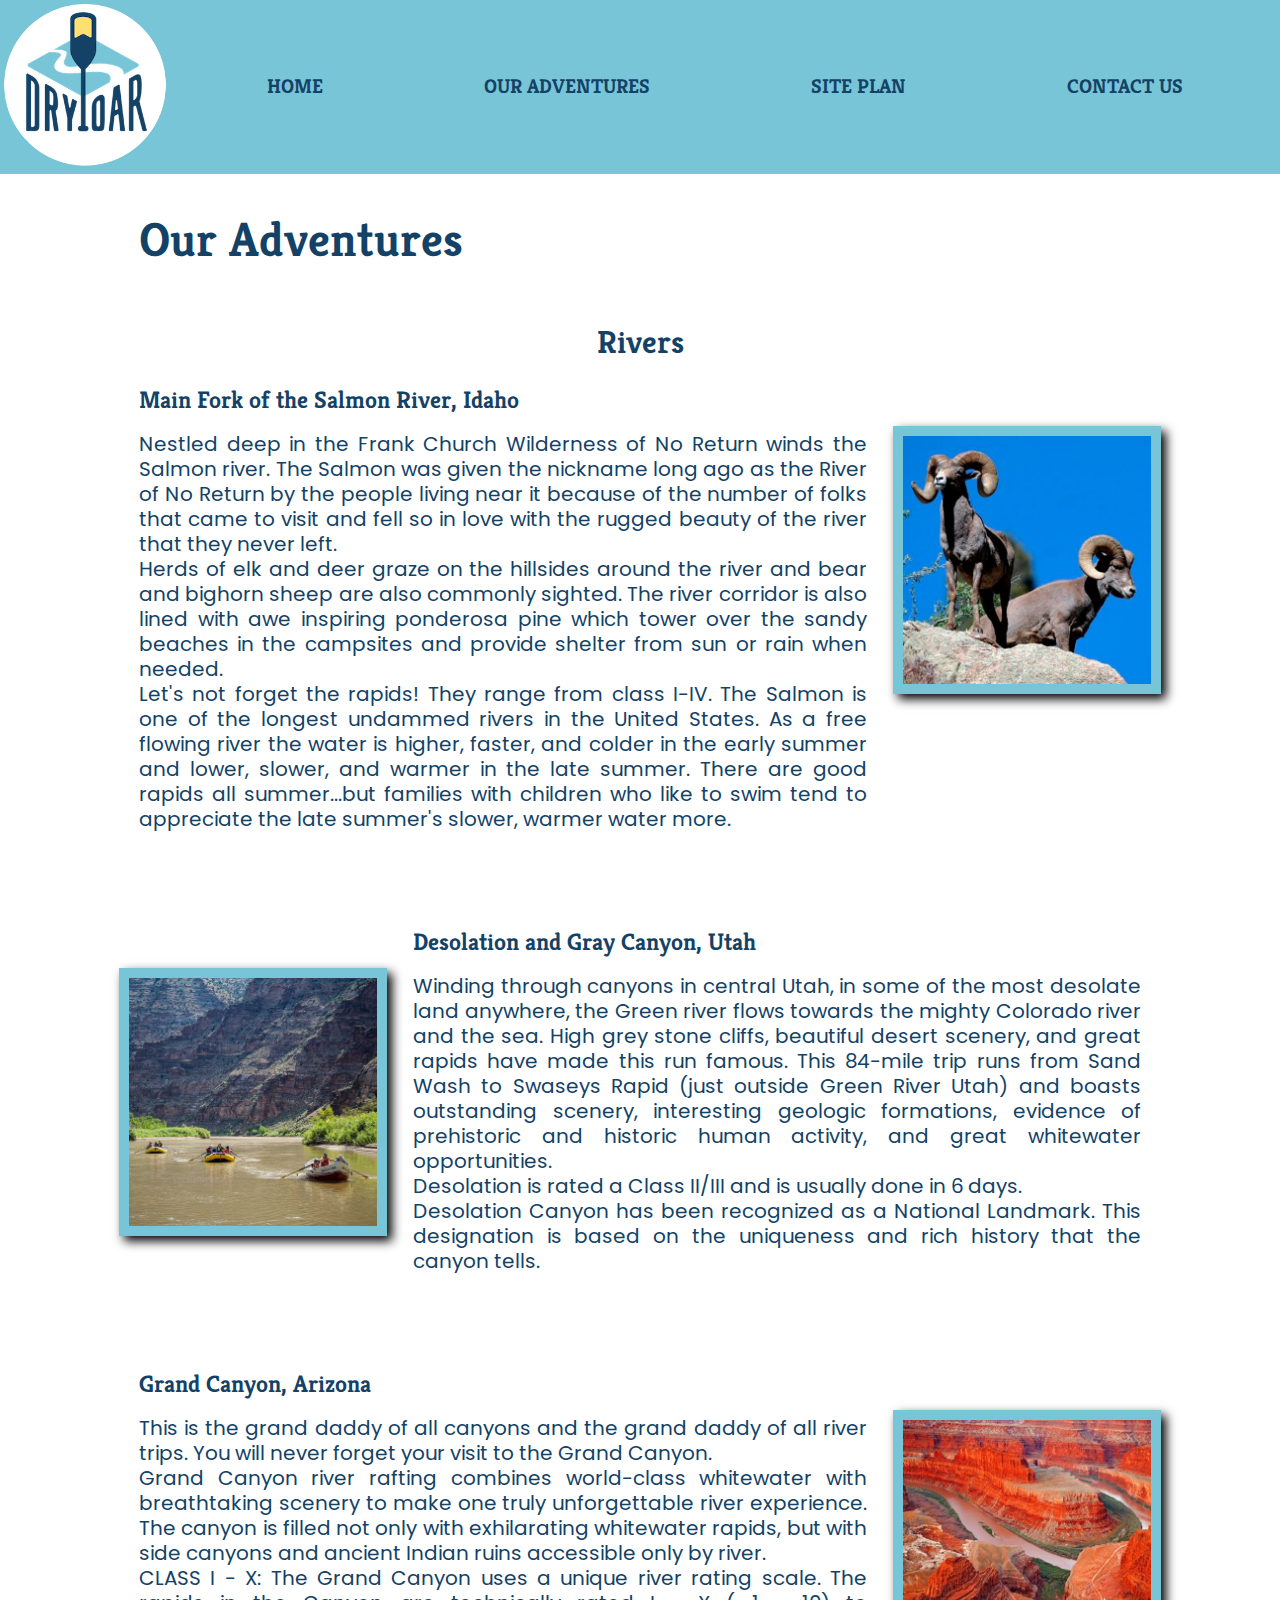
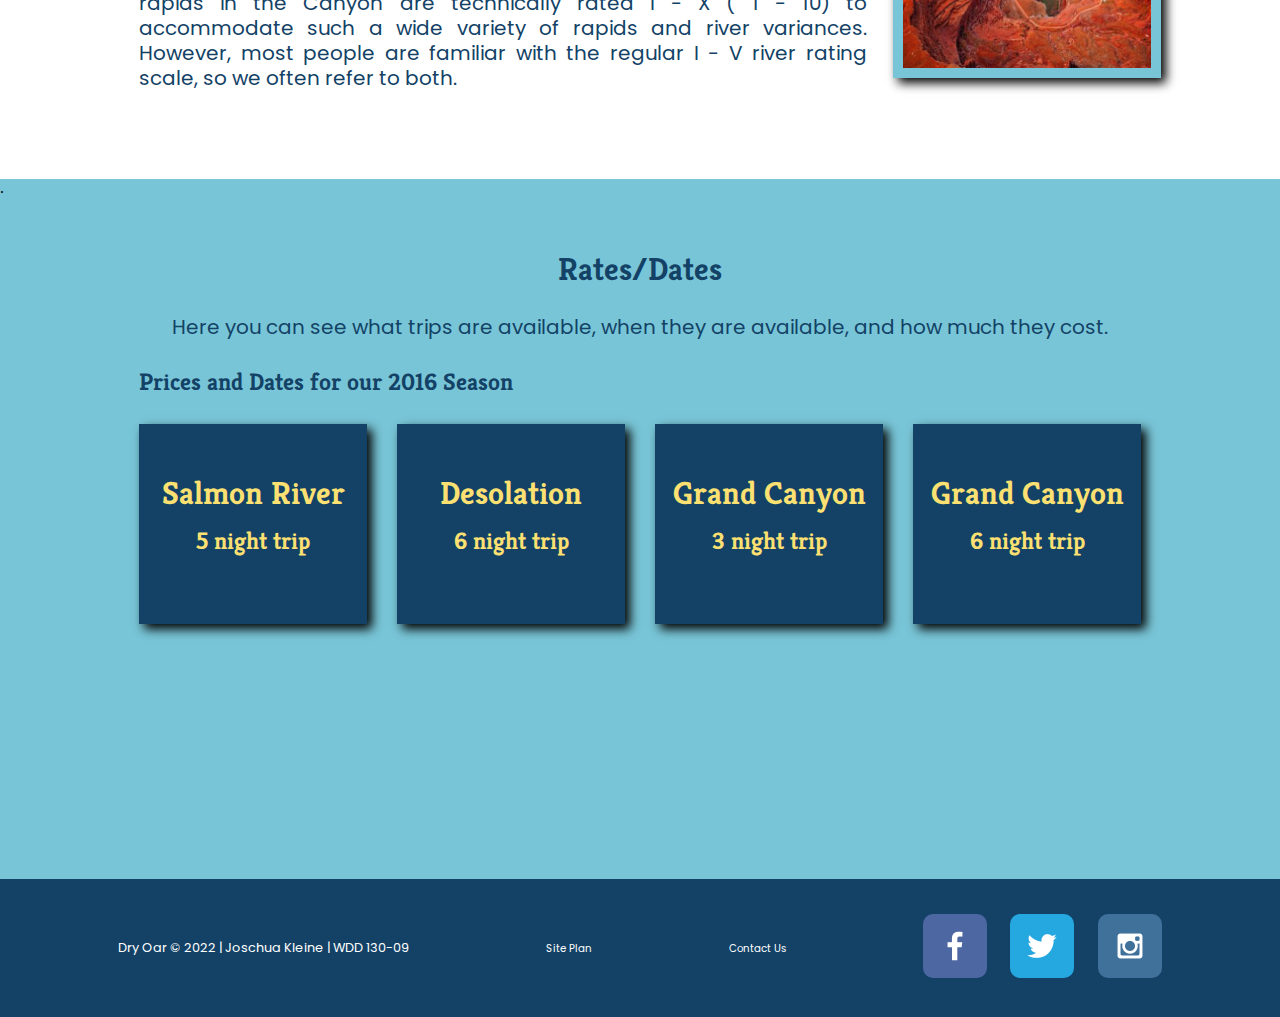
<file: wwr/ouradventures.html>
<!DOCTYPE html>
<html lang="en">
<head>
    <meta charset="UTF-8">
    <meta http-equiv="X-UA-Compatible" content="IE=edge">
    <meta name="viewport" content="width=device-width, initial-scale=1.0">
    <link rel="stylesheet" href="styles/style.css">
    <title>Our Adventures | Dry Oar Rafting</title>
</head>
<body>
    <div id="content">
        <header>
            <a id="logo_link" href="index.html">
                <img class="logo" src="images/logo.png" alt="Dry Oar Logo">
            </a>
            <nav>
                <a href="index.html">Home</a>
                <a href="ouradventures.html">Our Adventures</a>
                <a href="site-plan-rafting.html" target="_blank">Site Plan</a>
                <a href="contactus.html">Contact Us</a>
            </nav>
        </header>
        <main class="subpage-grid">
            <h1 class="subpage-title">Our Adventures</h1>
            <h4 class="rivers-title">Rivers</h4>
            <section class="salmonriver">
                <h2>Main Fork of the Salmon River, Idaho</h2>
                <p>Nestled deep in the Frank Church Wilderness of No Return winds the Salmon river. The Salmon was given the nickname long ago as the River of No Return by the people living near it because of the number of folks that came to visit and fell so in love with the rugged beauty of the river that they never left.<br>Herds of elk and deer graze on the hillsides around the river and bear and bighorn sheep are also commonly sighted. The river corridor is also lined with awe inspiring ponderosa pine which tower over the sandy beaches in the campsites and provide shelter from sun or rain when needed.<br>Let's not forget the rapids! They range from class I-IV. The Salmon is one of the longest undammed rivers in the United States. As a free flowing river the water is higher, faster, and colder in the early summer and lower, slower, and warmer in the late summer. There are good rapids all summer...but families with children who like to swim tend to appreciate the late summer's slower, warmer water more.</p>
            </section>
            <img class="img-bighorn" src="images/2-bighorn.png" alt="big horn sheep">
            <section class="desolation">
                <h2>Desolation and Gray Canyon, Utah</h2>
                <p>Winding through canyons in central Utah, in some of the most desolate land anywhere, the Green river flows towards the mighty Colorado river and the sea. High grey stone cliffs, beautiful desert scenery, and great rapids have made this run famous. This 84-mile trip runs from Sand Wash to Swaseys Rapid (just outside Green River Utah) and boasts outstanding scenery, interesting geologic formations, evidence of prehistoric and historic human activity, and great whitewater opportunities.<br>Desolation is rated a Class II/III and is usually done in 6 days.<br>Desolation Canyon has been recognized as a National Landmark. This designation is based on the uniqueness and rich history that the canyon tells.</p>
            </section>
            <img class="img-desolation" src="images/2-desolation.png" alt="rafts on gray canyon">
            <section class="grandcanyon">
                <h2>Grand Canyon, Arizona</h2>
                <p>This is the grand daddy of all canyons and the grand daddy of all river trips. You will never forget your visit to the Grand Canyon.<br>Grand Canyon river rafting combines world-class whitewater with breathtaking scenery to make one truly unforgettable river experience. The canyon is filled not only with exhilarating whitewater rapids, but with side canyons and ancient Indian ruins accessible only by river.<br>CLASS I - X: The Grand Canyon uses a unique river rating scale. The rapids in the Canyon are technically rated I - X ( 1 - 10) to accommodate such a wide variety of rapids and river variances. However, most people are familiar with the regular I - V river rating scale, so we often refer to both.</p>
            </section>
            <img class="img-grandcanyon" src="images/2-grandcanyon.png" alt="grand canyon">
            <div class="background-rates">.</div>
            <h4 class="rates-title">Rates/Dates</h4>
            <p class="rates-sub1">Here you can see what trips are available, when they are available, and how much they cost.</p>
            <h2 class="rates-sub2">Prices and Dates for our 2016 Season</h2>
            <div class="card-salmonriver">
                <h4>Salmon River</h4>
                <h3>5 night trip</h3>
                <div class="overlay">
                    <div class="overlay-text-h">$ 1,540</div>
                    <div class="overlay-text-p">June 3, 10, 17, 24<br>July 2</div>
                </div>
            </div>
            <div class="card-desolation">
                <h4>Desolation</h4>
                <h3>6 night trip</h3>
                <div class="overlay">
                    <div class="overlay-text-h">$ 1,790</div>
                    <div class="overlay-text-p">July 10, 18, 26<br>Aug 3, 11, 19, 27<br>Sept 4</div>
                </div>
            </div>
            <div class="card-grandcanyon-1">
                <h4>Grand Canyon</h4>
                <h3>3 night trip</h3>
                <div class="overlay">
                    <div class="overlay-text-h">$ 2,550</div>
                    <div class="overlay-text-p">April 25<br>May 8, 15, 22, 25, 29<br>June 5, 12, 19, 23, 26<br>July 3, 10, 17, 24, 31<br>August 7, 14, 21<br>September 4, 12</div>
                </div>
            </div>
            <div class="card-grandcanyon-2">
                <h4>Grand Canyon</h4>
                <h3>6 night trip</h3>
                <div class="overlay">
                    <div class="overlay-text-h">$ 1,475</div>
                    <div class="overlay-text-p">April 30<br>May 13, 20, 27, 30<br>June 3, 10, 17, 24, 28<br>July 1, 8, 15, 22, 29<br>August 5, 12, 19, 26<br>September 9, 17</div>
                </div>
            </div>
        </main>
        <footer>
            <p id="info">Dry Oar &copy; 2022 | Joschua Kleine | WDD 130-09</p>
            <p><a href="site-plan-rafting.html">Site Plan</a></p>
            <p><a href="contactus.html">Contact Us</a></p>
            <div class="social">
                <a href="https://facebook.com" target="_blank">
                    <img src="images/facebook.png" alt="fb icon">
                </a>
                <a href="https://twitter.com" target="_blank">
                    <img src="images/twitter.png" alt="twitter icon">
                </a>
                <a href="https://instagram.com" target="_blank">
                    <img src="images/instagram.png" alt="instagram icon">
                </a>
            </div>
        </footer>
    </div>
</body>
</html>
</file>
<file: style.css>
@import url('https://fonts.googleapis.com/css2?family=Kreon&family=Poppins:wght@300&display=swap');

body {
    background-image: url('/media/mesh-gradient.png');
    background-size: cover;
    background-repeat: no-repeat;
    background-color: #F3F5F7;
    max-width: 1600px;
    margin: 0 auto;
}
h1 {
    font-family: 'Century Gothic', sans-serif;
    color: #252422;
    font-size: 3em;
    text-align: center;
    text-transform: uppercase;
    margin-top: 100px;
}
p {
    font-family: 'Poppins', sans-serif;
    color: #403d39;
    font-size: 2em;
    text-align: center;
}
nav {
    border: none;
    border-radius: 15px;
    background-color: #403d39;
    font-family: 'Poppins', sans-serif;
    font-size: 1.3em;
    text-align: center;
    max-width: 85%;
    margin: 0 auto;
}
nav a {
    display: inline-block;
    text-decoration: none;
    text-align: center;
    padding: 1em .5em;
}
nav a:link, nav a:visited {
    color: #fffcf2;
}
#active {
    border: none;
    border-radius: 15px;
    color: #48BEFF;
    text-transform: uppercase;
}
nav a:hover {
    color: #48BEFF;
    font-weight: bold;
    text-shadow: 0px 0px 20px #48BEFF;
    transition: .3s;
}
.color-pal {
    max-width: 200px;
    margin: 50px auto;
}
footer {
    background-color: #403d39;
    opacity: 70%;
    border: none;
    border-radius: 15px;
    text-align: center;
    width: fit-content;
    margin: 100px auto;
}
#info {
    color: #fffcf2;
    font-size: 1em;
    padding: 1.2em;
}
</file>
<file: aboutme/styles/main.css>
nav {
    font-family: Segoe UI Light;
}

h1 {
    font-family: Century Gothic;
}

img {
    width: 350px;
    height: auto
  }

h2 {
    font-family: Century Gothic;
}

footer {
    font-family: Segoe UI Light;
    color: rgb(51, 104, 153);
}
</file>
<file: ssg/styles/style.css>
@import url('https://fonts.googleapis.com/css2?family=Comfortaa:wght@400;700&family=Ubuntu:wght@300;400;700&display=swap');

                /* GENERAL CSS */
body {
    display: block;
    margin: 0;
    padding: 0;
    background-color: #141414;
    font-size: 16px;
    transition: .2s;
}
#content {
    margin: 0 auto;
}

h1, h2, h3, h4, h5, h6 {
    font-family: 'Comfortaa', cursive;
    color: #FEC000;
}
p {
    font-family: 'Ubuntu', sans-serif;
    color: #FFFAEB;
}
section p {
    font-size: 1.2em;
    line-height: 2em;
}
a {
    color: #FEC000;
    text-decoration: none;
    transition: .2s;
}
a:hover {
    color: #FFFAEB;
    text-decoration: underline;
}

                /* NAVBAR */
header {
    position: fixed;
    z-index: 1;
    width: 100%;
    background-color: #000000;
    filter: drop-shadow(0px 10px 10px #222222);
}
#navbar {
    display: grid;
    grid-template-columns: 200px 1fr;
    grid-template-rows: 130px;
    max-width: 1200px;
    margin: 0 auto;
    transition: .2s;
}
.logo_link {
    justify-content: center;
}
#logo {
    display: block;
    width: 150px;
    height: auto;
    margin: 0 auto;
    margin-top: -5px;
    transition: .2s;
}
#logo:hover {
    transform: scale(.95);
    filter: drop-shadow(0 0 0);
}
nav {
    display: flex;
    /* justify-content: space-around; */
    align-items: center;
}
.navlinks {
    padding: 1em;
    text-align: center;
    font-family: 'Comfortaa', cursive;
    color: #FFFAEB;
    text-decoration: underline;
    text-decoration-color: transparent;
    font-size: 1.5em;
    font-weight: 700;
    text-transform: uppercase;
    transition: .2s;
}
#active {
    color: #FEC000;
}
nav a:hover {
    text-decoration: underline;
}
main {
    max-width: 1200px;
    margin: 0 auto;
}
.hero-grid {
    display: grid;
    grid-template-columns: 1fr 1fr;
    grid-template-rows: 1fr 1fr;
}

                /* FOOTER */
footer {
    text-align: center;
    width: 100%;
    margin-top: 100px;
    background-color: #000000;
    filter: drop-shadow(0px -10px 10px #222222);
}
.footer-icon {
    margin: 1em;
    width: 75px;
    height: auto;
    border: none;
    border-radius: 50%;
    background-color: #FEC000;
    transition: .2s;
}
.footer-icon:hover {
    margin: .9em;
    padding: .1em;
    background-color: #FFFAEB;
}
#info {
    font-family: 'Comfortaa', cursive;
    color: #FFFAEB;
}
footer p a {
    font-family: 'Comfortaa', cursive;
    color: #FFFAEB;
    transition: .2s;
}
footer p a:hover {
    color: #FEC000;
}
.social {
    padding: .5em;
}
.social a img {
    margin: .4em;
    width: 50px;
    height: auto;
    padding: .1em;
    border: none;
    border-radius: 50%;
    filter: grayscale(.75);
    transition: .2s;
}
.social a img:hover {
    background-color: #FFFAEB;
    filter: grayscale(0);
}
.copyremarks {
    font-family: 'Comfortaa', cursive;
    font-size: .4em;
}

/* Page 1 - Home - Specific CSS */
.parallax1 {
    grid-column: 1/3;
    grid-row: 1/3;
    background-image: url(../media/rsz_01friendly-shiny.png);
    background-attachment: fixed;
    background-position: center;
    background-position-y: 130px;
    background-repeat: no-repeat;
    background-size: 1200px;
    width: 100%;
    height: 80.5vw;
    max-width: 1200px;
    max-height: 805px;
    border: none;
    border-radius: 0 0 15px 15px;
}
.p1-hero-msg {
    grid-column: 1/2;
    grid-row: 2/3;
    padding-left: 40px;
}
.home-title {
    text-align: center;
    margin: 0;
    font-size: 10em;
    font-weight: 700;
    text-transform: uppercase;
    text-shadow: 10px 10px 20px #222222,
                    -10px 10px 20px #222222,
                    10px -10px 20px #222222,
                    -10px -10px 20px #222222;
}
.home-subtitle {
    text-align: center;
    margin: 0;
    font-size: 2em;
    font-weight: 700;
    text-transform: uppercase;
    text-shadow: 10px 10px 20px #222222,
                    -10px 10px 20px #222222,
                    10px -10px 20px #222222,
                    -10px -10px 20px #222222;
}
.p1-txt-intro {
    padding: 40px;
}
.p1-txt-intro p {
    margin: 40px 0;
    padding-bottom: 40px;
    text-align: center;
}
.p1-txt-intro p:nth-of-type(4) {
    margin: 0;
    text-align: center;
    text-transform: uppercase;
}
.p1-logo-gallery {
    display: flex;
    justify-content: space-around;
}
.p1-logo-gallery a img {
    margin: 0 auto;
    padding: 10px;
    vertical-align: middle;
    width: auto;
    height: 7vw;
    max-height: 70px;
    border: 2px solid #141414;
    border-radius: 15px;
    filter: grayscale(.5);
    transition: .2s;
}
.p1-logo-gallery a img:hover {
    border: 2px solid #FFFAEB;
    transform: scale(.95);
    filter: grayscale(0);
}
.connect {
    margin-top: 80px;
    padding-top: 40px;
    width: 100%;
    background-color: #000000;
}
.connect p {
    margin: 0 40px;
    text-align: center;
    font-size: 1.2em;
}
#feedback {
    background-color: #FEC000;
    box-shadow: 0 5px 10px;
    position: fixed;
    top: 0;
    left: 0;
    right: 0;
    z-index: 1;
    padding: 1em;
    /* make this element invisible until we are ready for it */
    display: none;
    color: #141414;
    font-family: 'Comfortaa', cursive;
    font-weight: 700;
    font-size: 1.2em;
    text-align: center;
}
.moveDown {
    margin-top: 3em;
}
.form-box {
    margin: 0 auto;
    width: 100%;
    align-self: center;
    padding: 2em 0;
    text-align: center;
}
input, textarea {
    font-family: 'Comfortaa', cursive;
    font-size: 1em;
    line-height: 1.5em;
    color: #FEC000;
    font-weight: 700;
    padding: 10px;
    height: 50px;
    box-sizing: border-box;
    text-align: center;
    border: 2px solid #FEC000;
    background-color: #141414;
    transition: .2s;
}
input {
    display: inline-flex;
    width: 300px;
}
textarea {
    display: block;
    margin: 5px auto;
    width: 100%;
    min-width: 300px;
    max-width: 604px;
    min-height: 50px;
}
input:hover, textarea:hover {
    border-color: #FEC000;
    background-color: #000000;
    color: #FEC000;
}
input:focus, textarea:focus {
    border-color: #FFFAEB;
    background-color: #000000;
    color: #FEC000;
    font-weight: 300;
    outline: none;
}
input::placeholder, textarea::placeholder {
    color: #FFFAEB;
}
#name {
    border-radius: 15px 0 0 0;
}
#mail {
    border-radius: 0 15px 0 0;
}
#msg {
    border-radius: 0 0 15px 15px;
}
.submit-button {
    display: block;
    margin: 5px auto;
    background-color: #141414;
    color: #FFFAEB;
    font-family: 'Comfortaa', cursive;
    font-size: .8em;
    font-weight: bold;
    text-transform: uppercase;
    padding: 10px 20px;
    border: 2px solid #FEC000;
    border-radius: 15px;
    transition: .2s;
}
.submit-button:hover {
    cursor: pointer;
    background-color: #FEC000;
    color: #141414;
    border-color: #FEC000;
}

/* Page 2 - Quick Guide - Specific CSS */
.parallax2 {
    grid-column: 1/3;
    grid-row: 1/3;
    background-image: url(../media/rsz_02thinking-shiny.png);
    background-attachment: fixed;
    background-position: center;
    background-position-y: 130px;
    background-repeat: no-repeat;
    background-size: 1200px;
    width: 100%;
    height: 80.5vw;
    max-width: 1200px;
    max-height: 805px;
    border: none;
    border-radius: 0 0 15px 15px;
}
.p2-hero-msg {
    grid-column: 2/3;
    grid-row: 2/3;
    padding-right: 40px;
}
.p2-title {
    text-align: center;
    margin: 0;
    font-size: 7em;
    font-weight: 700;
    text-transform: uppercase;
    text-shadow: 10px 10px 20px #222222,
                    -10px 10px 20px #222222,
                    10px -10px 20px #222222,
                    -10px -10px 20px #222222;
}
.p2-subtitle {
    text-align: center;
    margin: 0;
    font-size: 2em;
    font-weight: 700;
    text-transform: uppercase;
    text-shadow: 10px 10px 20px #222222,
                    -10px 10px 20px #222222,
                    10px -10px 20px #222222,
                    -10px -10px 20px #222222;
}
.p2-txt-intro {
    padding: 40px;
}
.p2-txt-intro p {
    text-align: center;
}
.p2-txt {
    padding: 0 40px;
}
.p2-txt p {
    text-align: justify;
}
.p2-img-gallery {
    display: flex;
    justify-content: space-around;
}
.p2-img-gallery a {
    padding: 0 5px;
}
.p2-img-gallery a img {
    margin: 0 auto;
    vertical-align: middle;
    width: 100%;
    height: auto;
    max-width: 250px;
    border: 2px solid #FEC000;
    border-radius: 15px;
    filter: grayscale(.5);
    transition: .2s;
}
.p2-img-gallery a img:hover {
    border: 2px solid #FFFAEB;
    transform: scale(.95);
    filter: grayscale(0);
}

/* Page 3 -  Builds - Specific CSS */
.parallax3 {
    grid-column: 1/3;
    grid-row: 1/3;
    background-image: url(../media/rsz_03building-shiny.png);
    background-attachment: fixed;
    background-position: center;
    background-position-y: 130px;
    background-repeat: no-repeat;
    background-size: 1200px;
    width: 100%;
    height: 80.5vw;
    max-width: 1200px;
    max-height: 805px;
    border: none;
    border-radius: 0 0 15px 15px;
}
.p3-hero-msg {
    grid-column: 2/3;
    grid-row: 2/3;
    padding-right: 40px;
}
.p3-title {
    text-align: right;
    margin: 0;
    padding-top: 100px;
    font-size: 7em;
    font-weight: 700;
    text-transform: uppercase;
    text-shadow: 10px 10px 20px #222222,
                    -10px 10px 20px #222222,
                    10px -10px 20px #222222,
                    -10px -10px 20px #222222;
}
.p3-txt-intro {
    padding: 40px;
}
.p3-txt-intro p {
    text-align: center;
}
.p3-thumbnail-gallery {
    display: flex;
    justify-content: space-around;
}
.p3-thumbnail-gallery img {
    margin: 0 auto;
    vertical-align: middle;
    width: auto;
    height: 15vw;
    max-height: 200px;
    border: 2px solid #141414;
    border-radius: 15px;
    filter: grayscale(.5);
    transition: .2s;
}
.p3-thumbnail-gallery img:hover {
    border: 2px solid #FFFAEB;
    transform: scale(.95);
    filter: grayscale(0);
}
.accordion {
    background-color: #000000;
    cursor: pointer;
    margin-top: 40px;
    padding: 1em;
    width: 100%;
    text-align: left;
    border: 2px solid #141414;
    /* border-radius: 15px; */
    outline: none;
    transition: 0.2s;
}
.accordion h2 {
    display: inline;
    line-height: 2em;
    padding-left: 40px;
}

/* Add a background color to the button if it is clicked on (add the .active class with JS), and when you move the mouse over it (hover) */
.accordion:hover {
    border: 2px solid #FFFAEB;
}

/* Style the accordion panel. Note: hidden by default */
.panel {
    padding: 0 18px;
    /* display: none; */
    overflow: hidden;
    max-height: 0;
    transition: max-height 0.2s ease-out;
}
.active {
    background-color: #FEC000;
    color: #141414;
}
.active h2 {
    color: #141414;
}

.accordion:after {
    content: '\276F'; /* Unicode character for "plus" sign (+) */
    font-size: 1.5em;
    line-height: 2em;
    color: #5C5C5C;
    float: left;
    margin-left: 20px;
    transform: rotate(90deg);
    transition: .2s;
}

.active:after {
    transform: rotate(270deg);
}

table, th, td {
    font-family: 'Ubuntu', sans-serif;
    color: #FFFAEB;
    border-collapse: collapse;
}
th, td {
    padding: .5em 1em;
    border-bottom: .1px solid #5C5C5C;
}
.table-title {
    background-color: #FEC000;
    color: #141414;
}
.table-gear {
    display: inline;
    width: 845px;
}
.table-info {
    display: inline;
    width: 355px;
}
.table-subtitle {
    background-color: #5C5C5C;
    color: #FFFAEB;
}

/* @media only screen and (max-width: 900px) { } */
/* @media only screen and (orientation: landscape) { } */
</file>
<file: wwr/styles/style.css>
/* General CSS */
@import url('https://fonts.googleapis.com/css2?family=Kreon&family=Poppins:wght@300&display=swap');
body {
    background-color: #FFFFFF;
    margin: 0;
    padding: 0;
}
#content {
    max-width: 1600px;
    margin: 0 auto;
}
h1, h2, h3, h4, h5, h6 {
    color: #134266;
    font-family: 'Kreon', 'Rockwell', fantasy;
    font-size: 1.5em;
    line-height: 1em;
    padding: 10px;
}
h2 {
    margin: 0;
}
h4 {
    color: #FFFFFF;
    font-size: 2em;
}
p {
    color: #134266;
    font-family: 'Poppins', 'Century Gothic', 'sans-serif';
    padding: 10px;
    font-size: 1.25em;
    line-height: 1.25em;
}
nav {
    display: flex;
    justify-content: space-around;
    background-color: #78C5D7;
    padding: 1em;
}
nav a {
    color: #134266;
    font-family: 'Kreon', 'Rockwell', fantasy;
    font-size: 1.25em;
    line-height: 1em;
    font-weight: bold;
    text-transform: uppercase;
    text-decoration: none;
    text-align: center;
    align-self: center;
    padding: 1em 1em;
    border: none;
    border-radius: 15px;
    transition: .2s;
}
nav a:hover {
    background-color: #134266;
    color: #FCE172;
    transform: scale(1.1);
}
header {
    display: grid;
    grid-template-columns: 170px auto;
    background-color: #78C5D7;
}
#logo_link {
    padding: 10px;
    justify-self: center;
    align-self: center;
    transition: .2s;
}
#logo_link:hover {
    transform: scale(1.1);
}
.logo {
    width: 150px;
    height: auto;
    position: relative;
}
footer {
    background-color: #134266;
    padding: 25px 50px;
    margin-top: 0;
    display: flex;
    justify-content: space-around;
    align-items: center;
    text-align: center;
}
footer p {
    color: #FFFFFF;
    font-size: .8em;
}
#info {
    font-size: .8em;
}
footer a {
    color: #FFFFFF;
    font-size: .8em;
    text-decoration: none;
}
footer p a:hover {
    color: #FCE172;
    text-decoration: underline;
}
.social a img {
    padding: 10px;
    border: none;
    border-radius: 20px;
    transition: .4s;
}
.social a img:hover {
    border: none;
    border-radius: 50%;
}

/* Subpages General CSS */
.subpage-grid {
    display: grid;
    grid-template-columns: repeat(10, 1fr);
    grid-template-rows: auto;
    gap: 10px;
}
.subpage-title {
    grid-column: 2/10;
    grid-row: 1/2;
    color: #134266;
    font-family: 'Kreon', 'Rockwell', fantasy;
    font-size: 3em;
}

/* Page 1 CSS - Home */
#hero {
    display: grid;
    grid-template-columns: 1fr 3fr 1fr;
    margin-top: -100px;
}
#hero-box {
    grid-column: 1/4;
    grid-row: 1/3;
    z-index: -1;
}
#hero-img {
    width: 100%;
}
#hero-msg {
    grid-column: 2/3;
    grid-row: 1/2;
    margin-top: 100px;
    text-align: center;
}
.home-title {
    color: #FFFFFF;
    font-family: 'Kreon', 'Rockwell', fantasy;
    font-size: 4.5em;
    margin-top: 20px;
    margin-bottom: -20px;
}
.home-grid img {
    max-width: 100%;
}
.button-box {
    text-align: center;
    padding: 1em;
}
.book, .join {
    background-color: #78C5D7;
    color: #134266;
    font-family: 'Kreon', 'Rockwell', fantasy;
    font-weight: bold;
    text-decoration: none;
    text-transform: uppercase;
    padding: 15px 30px;
    border: none;
    border-radius: 15px;
    transition: .2s;
    margin-top: 50px;
}
.book:hover, .join:hover {
    background-color: #134266;
    color: #FCE172;
}
.book {
    font-size: 1.5em;
}
.home-grid {
    display: grid;
    grid-template-columns: repeat(10, 1fr);
}
.rivers-card, .camping-card, .rapids-card {
    margin: 200px 0;
}
.rivers-card {
    grid-column: 2/4;
    grid-row: 2/3;
}
.camping-card {
    grid-column: 5/7;
    grid-row: 2/3;
}
.rapids-card {
    grid-column: 8/10;
    grid-row: 2/3;
}
.card-img {
    border: 10px solid #78C5D7;
    transition: transform .5s;
    box-shadow: 5px 5px 10px #000000;
}
.card-img:hover {
    opacity: .6;
    transform: scale(1.1);
}
.icon {
    width: 80px;
    height: 80px;
    margin-top: 25px;
}
main section {
    text-align: center;
}
main section img {
    box-sizing: border-box;
}
#background {
    height: 725px;
    background-color: #78C5D7;
    grid-column: 1/11;
    grid-row: 4/9;
}
.mountains {
    width: 100%;
    grid-column: 2/7;
    grid-row: 5/8;
    box-shadow: 5px 5px 10px #000000;
}
.msg {
    background-color: #FFFFFF;
    padding: 35px;
    grid-column: 6/10;
    grid-row: 6/7;
    box-shadow: 5px 5px 10px #000000;
}
.msg h2 {
    color: #134266;
}
.msg p {
    color: #134266;
    font-size: 1em;
    padding-bottom: 15px;
}

/* Page 2 CSS - Our Adventures */
.rivers-title {
    grid-column: 2/10;
    grid-row: 2/3;
    color: #134266;
    text-align: center;
    margin: 0;
}
.subpage-grid h2 {
    margin-bottom: 0;
}
.subpage-grid p {
    margin-top: 0;
}
.salmonriver {
    grid-column: 2/8;
    grid-row: 3/4;
    padding: 0 1em 3em 0;
    text-align: justify;
}
.img-bighorn {
    width: 100%;
    max-width: 300px;
    grid-column: 8/10;
    grid-row: 3/4;
    margin: 3em 0 3em 0;
    justify-self: center;
    border: 10px solid #78C5D7;
    box-shadow: 5px 5px 10px #000000;
}
.desolation {
    grid-column: 4/10;
    grid-row: 4/5;
    padding: 0 0 3em 1em;
    text-align: justify;
}
.img-desolation {
    width: 100%;
    max-width: 300px;
    grid-column: 2/4;
    grid-row: 4/5;
    margin: 3em 0 3em 0;
    justify-self: center;
    border: 10px solid #78C5D7;
    box-shadow: 5px 5px 10px #000000;
}
.grandcanyon {
    grid-column: 2/8;
    grid-row: 5/6;
    padding: 0 1em 3em 0;
    text-align: justify;
}
.img-grandcanyon {
    width: 100%;
    max-width: 300px;
    grid-column: 8/10;
    grid-row: 5/6;
    margin: 3em 0 3em 0;
    justify-self: center;
    border: 10px solid #78C5D7;
    box-shadow: 5px 5px 10px #000000;
}
.background-rates {
    background-color: #78C5D7;
    height: 700px;
    grid-column: 1/11;
    grid-row: 6/11;
}
.rates-title {
    grid-column: 2/10;
    grid-row: 6/7;
    color: #134266;
    text-align: center;
    margin: 2em 0 0 0;
}
.rates-sub1 {
    grid-column: 2/10;
    grid-row: 7/8;
    color: #134266;
    text-align: center;
    margin: 0;
}
.rates-sub2 {
    grid-column: 2/10;
    grid-row: 8/9;
    color: #134266;
    text-align: left;
    margin: 0;
}
.card-salmonriver {
    grid-column: 2/4;
    grid-row: 9/10;
    background-color: #134266;
    margin: 10px;
    height: 200px;
    box-shadow: 5px 5px 10px #000000;
}
.card-salmonriver h4 {
    color: #FCE172;
    text-align: center;
    margin-bottom: 0;
}
.card-salmonriver h3 {
    color: #FCE172;
    text-align: center;
    margin-top: 0;
}
.card-desolation {
    grid-column: 4/6;
    grid-row: 9/10;
    background-color: #134266;
    margin: 10px;
    height: 200px;
    box-shadow: 5px 5px 10px #000000;
}
.card-desolation h4 {
    color: #FCE172;
    text-align: center;
    margin-bottom: 0;
}
.card-desolation h3 {
    color: #FCE172;
    text-align: center;
    margin-top: 0;
}
.card-grandcanyon-1 {
    grid-column: 6/8;
    grid-row: 9/10;
    background-color: #134266;
    margin: 10px;
    height: 200px;
    box-shadow: 5px 5px 10px #000000;
}
.card-grandcanyon-1 h4 {
    color: #FCE172;
    text-align: center;
    margin-bottom: 0;
}
.card-grandcanyon-1 h3 {
    color: #FCE172;
    text-align: center;
    margin-top: 0;
}
.card-grandcanyon-2 {
    grid-column: 8/10;
    grid-row: 9/10;
    background-color: #134266;
    margin: 10px;
    height: 200px;
    box-shadow: 5px 5px 10px #000000;
}
.card-grandcanyon-2 h4 {
    color: #FCE172;
    text-align: center;
    margin-bottom: 0;
}
.card-grandcanyon-2 h3 {
    color: #FCE172;
    text-align: center;
    margin-top: 0;
}
.overlay {
    grid-column: inherit;
    grid-row: inherit;
    height: 0;
    width: 90%;
    margin: 0 auto;
    opacity: 0;
    transition: .5s ease;
    background-color: #FFFFFF;
    box-shadow: 5px 5px 10px #000000;
}
.card-salmonriver:hover .overlay {
    opacity: 1;
    height: 80%;
    z-index: -1;
}
.card-desolation:hover .overlay {
    opacity: 1;
    height: 100%;
}
.card-grandcanyon-1:hover .overlay {
    opacity: 1;
    height: 140%;
}
.card-grandcanyon-2:hover .overlay {
    opacity: 1;
    height: 140%;
}
.overlay-text-h {
    z-index: -1;
    color: #134266;
    font-family: 'Kreon', 'Rockwell', fantasy;
    font-weight: bold;
    font-size: 1.5em; 
    text-align: center;
    line-height: 3em;
}
.overlay-text-p {
    z-index: -1;
    color: #134266;
    font-family: 'Poppins', 'Century Gothic', 'sans-serif';
    font-size: 1em; 
    text-align: center;
    line-height: 2em;
}

/* Page 3 CSS - Contact Us */
.findus-title {
    grid-column: 2/10;
    grid-row: 2/3;
    color: #134266;
    text-align: center;
    margin: 0;
}
.map {
    grid-column: 2/7;
    grid-row: 4/7;
    height: 600px;
    border: 10px solid #78C5D7;
}
.business-card {
    display: grid;
    grid-template-columns: 40px 40px 215px 270px 35px;
    grid-template-rows: repeat(5, 1fr);
    /* gap: 10px; */
    background-color: #134266;
    grid-column: 5/10;
    grid-row: 5/6;
    width: 600px;
    height: 300px;
    justify-self: right;
    margin: 10px;
    box-shadow: 5px 5px 10px #000000;
}
.phone-icon {
    height: 2em;
    grid-column: 2/3;
    grid-row: 2/3;
    right: 0;
    margin: auto;
}
.phone {
    color: #FCE172;
    margin: 0;
    grid-column: 3/4;
    grid-row: 2/3;
    line-height: 2em;
}
.location-icon {
    height: 2em;
    grid-column: 2/3;
    grid-row: 3/4;
    margin: auto;
}
.location {
    color: #FCE172;
    margin: 0;
    grid-column: 3/4;
    grid-row: 3/4;
}
.mail-icon {
    height: 2em;
    grid-column: 2/3;
    grid-row: 4/5;
    margin: auto;
}
.mail {
    color: #FCE172;
    margin: 0;
    grid-column: 3/4;
    grid-row: 4/5;
    line-height: 2em;
}
.business-card-logo {
    grid-column: 4/5;
    grid-row: 1/6;
    width: 250px;
    margin: auto 10px;
}
.divider {
    grid-column: 1/11;
    grid-row: 7/8;
    height: 100px;
}
#feedback {
    background-color: #FCE172;
    box-shadow: 0 5px 10px;
    position: fixed;
    top: 0;
    left: 0;
    right: 0;
    padding: .5em;
    /* make this element invisible until we are ready for it */
    display: none;
    color: #134266;
    font-family: 'Poppins', 'Century Gothic', sans-serif;
    font-size: 1.2em;
    text-align: center;
}
.moveDown {
    margin-top: 3em;
}
.form-box {
    grid-column: 2/10;
    grid-row: 3/4;
    width: auto;
    max-width: 80vw;
    margin: 1em auto;
    text-align: center;
    /* Form outline */
    padding: 1em 2em;
    background-color: #134266;
    border: none;
    border-radius: 15px;
}
input, textarea {
  /* To make sure that all text fields have the same font settings
     By default, textareas have a monospace font */
    font: 1em 'Poppins', 'Century Gothic', sans-serif;
    color: #FCE172;
    font-weight: bold;
    padding: 10px;
    margin: 5px auto;

    /* Uniform text field size */
    height: 50px;
    box-sizing: border-box;
    text-align: center;

    /* Match form field borders */
    border: 2px solid #78C5D7;
    border-radius: 15px;
    background-color: #134266;
}
input {
    display: inline-flex;
    width: 300px;
}
textarea {
    display: block;
    width: 600px;
    min-width: 300px;
    max-width: 70vw;
    min-height: 50px;
}
input:hover, textarea:hover {
    /* Additional highlight for focused elements */
      border-color: #FCE172;
      background-color: #134266;
      color: #FCE172;
  }
input:focus, textarea:focus {
  /* Additional highlight for focused elements */
    border-color: #FCE172;
    background-color: #134266;
    color: #FCE172;
    font-weight: 300;
    outline: none;
}
input::placeholder, textarea::placeholder {
    color: #FCE172;
}
.submit-button {
    display: block;
    margin: 10px auto;
    background-color: #78C5D7;
    color: #134266;
    font-family: 'Kreon', 'Rockwell', fantasy;
    font-size: 1.2em;
    font-weight: bold;
    text-transform: uppercase;
    padding: 15px 30px;
    border: 2px solid #134266;
    border-radius: 15px;
    transition: .2s;
}
.submit-button:hover {
    background-color: #134266;
    color: #FCE172;
    border-color: #FCE172;
}


@media screen and (max-width: 900px) {
    #hero, .home-grid, .subpage-grid {
        display: block;
        height: auto;
    }
    nav, footer {
        flex-direction: column;
    }
    nav a {
        display: block;
        padding: 15px;
    }
    footer {
        margin-top: 25px;
    }

/* Home Page CSS */
    #hero {
        margin-top: 0;
    }
    #hero-msg {
        margin-top: 0;
    }
    #hero-msg h4 {
        display: none;
    }
    .home-title {
        font-size: 3em;
        margin-bottom: 20px;
        color: #134266;
    }
    .rivers-card, .camping-card, .rapids-card { 
        margin: 50px auto;
        width: 60%;
    }
    #background {
        display: none;
    }
    .mountains, .msg {
        width: 80%;
        display: block;
        margin: 0 auto;
    }
/* Page 2 CSS */
    .subpage-title {
        text-align: center;
    }
    .salmonriver {
        padding: 40px;
    }
    .img-bighorn {
        display: block;
        margin-top: 0;
        margin-left: auto;
        margin-right: auto;
        width: 50%;
    }
    .desolation {
        padding: 40px;
    }
    .img-desolation {
        display: block;
        margin-top: 0;
        margin-left: auto;
        margin-right: auto;
        width: 50%;
    }
    .grandcanyon {
        padding: 40px;
    }
    .img-grandcanyon {
        display: block;
        margin-top: 0;
        margin-left: auto;
        margin-right: auto;
        width: 50%;
    }
    .background-rates {
        display: none;
    }

/* Page 3 CSS */
    .form-box {
        margin: 40px auto;
    }
    input, textarea {
        display: block;
        max-width: none;
        width: 100%;
    }
    .map {
        margin: 40px;
    }
    .business-card {
        margin: 0 auto;
        transform: scale(.7);
    }
}
</file>
<file: positionstyles.css>
/* CSS - Name: "positionstyles.css" */
/* Activity 1 styles */
.content1 {
  /* This is the parent of the activity 1 boxes. */
  width: 600px;
  display: grid;
  grid-template-columns: 1fr 1fr;
  justify-items: center;
  gap: 20px;
}
.red1 { 
  width: 100%; 
  height: 100px; 
  background-color: red;
  grid-column: 1/3;
} 
.green1 {
  width: 200px; 
  height: 200px; 
  background-color: green; 

} 
.yellow1 {
  width: 200px; 
  height: 200px; 
  background-color: gold; 
} 
.blue1 {
  width: 100%; 
  height: 100px; 
  background-color: blue;
  grid-column: 1/3;
} 
/* Activity 2 styles */ 
.content2 {
  /* This is the parent of the activity 2 boxes. */
  width: 600px;
}
.red2 {
  width: 100px; 
  height: 100px; 
  background-color: red; 
} 
.green2 { 
  width: 100px; 
  height: 100px; 
  background-color: green; 
  margin-top: -50px;
  margin-left: 50px;
} 
.yellow2 {
  width: 100px; 
  height: 100px; 
  background-color: gold;
  margin-top: -50px;
  margin-left: 100px;
} 
.blue2 {
  width: 100px; 
  height: 100px; 
  background-color: blue; 
  margin-top: -50px;
  margin-left: 150px;
} 
/* Activity 3 styles */ 
.content3 {
  /* This is the parent of the activity 3 boxes. */
  width: 600px;
  display: grid;
  grid-template-columns: 1fr 1fr;
  column-gap: 10%;
}
.red3 {
  width: 100px; 
  height: 100px; 
  background-color: red; 
  width: 100%;
  grid-column: 1/3;
} 
.green3 {
  width: 100px; 
  height: 150px; 
  background-color: green;
  width: 100%;
} 
.yellow3 {
  width: 100px; 
  height: 150px; 
  background-color: gold; 
  width: 100%;
} 
.blue3 {
  width: 100px;
  height: 100px; 
  background-color: blue; 
  width: 100%;
  grid-column: 1/3;
} 
/* Activity 4 styles */ 
.content4 {
  /* This is the parent of the activity 4 boxes. */
  width: 600px;
  height: 400px;
  display: grid;
  grid-template-columns: 1fr 1fr;
}
.red4 {
  background-color: red; 
  width: 100%;
  height: 100%;
  grid-row: 1/4;
} 
.green4 {
  background-color: green; 
  width: 100%;
  height: 100%;
} 
.yellow4 {
  background-color: gold; 
  width: 100%;
  height: 100%;
} 
.blue4 {
  background-color: blue; 
  width: 100%;
  height: 100%;
} 
/* Activity 5 styles */ 
.content5 {
  /* This is the parent of the activity 5 boxes. */
  height: 400px;
  max-width: 900PX;
}
.red5 { 
  width: 100%; 
  height: 100px; 
  background-color: red; 
} 
.green5 { 
  width: 150px; 
  height: 150px; 
  background-color: green; 
  float: left;
} 
.yellow5 {
  width: 100%; 
  height: 200px; 
  background-color: gold; 

} 
.blue5 {
  width: 100%; 
  height: 100px; 
  background-color: blue; 
} 
/* Activity 6 styles */ 
.content6 {
  /* This is the parent of the activity 6 boxes. */
  width: 600px;
  height: 600px;
  display: grid;
  grid-template-columns: repeat(6, 1fr);
  grid-template-rows: repeat(6, 1fr);
}
.red6 {
  width: 100%; 
  height: 100%; 
  background-color: red; 
  grid-column: 1/5;
  grid-row: 1/3;
  z-index: 1;
} 
.green6 {
  width: 100%; 
  height: 100%; 
  background-color: green; 
  grid-column: 1/3;
  grid-row: 5/7;
  z-index: 3;
} 
.yellow6 {
  width: 100%; 
  height: 100%; 
  background-color: gold; 
  grid-column: 5/7;
  grid-row: 3/7;
  z-index: 3;
} 
.blue6 {
  width: 100%; 
  height: 100%; 
  background-color: blue; 
  grid-column: 2/6;
  grid-row: 2/6;
  z-index: 2;
} 


/* Do not make any changes below here */
.activity {
  width: 70%; 
  margin: 20px auto; 
  font-family: Arial, sans-serif; 
  border: 1px solid black; 
  padding: 10px; 
  clear:both; 
  overflow: auto;
} 

.hint {
  border: 1px solid grey;
  background: #e0e0e0;
  padding: .5em;
  position: relative;
  margin: 1em 0;
}
.hint h3 {
  margin: 0;
}
.hint:hover {
  background: #d0d0d0;
}
.hint > div {
  display: none;
}

.hint input[type=checkbox] {
  position: absolute;
  width: 100%;
  height: 100%;
  opacity: 0;
  z-index: 1;
  cursor: pointer;
}

.hint input[type=checkbox]:checked ~ div {
  display: block;
}

.hint i {
  position: absolute;
  transform: translate(-6px, 0);
  margin-top: 16px;
  right: 10px;
  top: -3px;
}
.hint i:before, .hint i:after {
  content: "";
  position: absolute;
  background-color: black;
  width: 3px;
  height: 9px;
}
.hint i:before {
  transform: translate(2px, 0) rotate(45deg);
}
.hint i:after {
  transform: translate(-2px, 0) rotate(-45deg);
}

.hint input[type=checkbox]:checked ~ i:before {
  transform: translate(-2px, 0) rotate(45deg);
}
.hint input[type=checkbox]:checked ~ i:after {
  transform: translate(2px, 0) rotate(-45deg);
}
.hint a {
  position: relative;
  z-index: 1;
}
</file>
<file: ssg/styles/site-plan.css>
/* if you are using any Google fonts change the font names below to your fonts. 
Any spaces in your font name should be replaced with a +. 
Fonts are separated by a | */
@import url('https://fonts.googleapis.com/css2?family=Comfortaa:wght@400;700&family=Ubuntu:wght@300;400;700&display=swap');

:root {
  /* change the values below to your colors from your palette */
  --primary-color: #141414   ;
  --secondary-color: #5C5C5C ;
  --accent1-color: #FEC000;
  --accent2-color: #FFFAEB;

  /* change the values below to your chosen font(s) */
  --heading-font: 'Comfortaa', 'Trebuchet MS', sans-serif;
  --paragraph-font: 'Ubuntu', Verdana, sans-serif;

  /* these colors below should be chosen from among your palette colors above */
  --headline-color-on-white: #141414;  /* headlines on a white background */ 
  --headline-color-on-color: #FFFAEB; /* headlines on a colored background */ 
  --paragraph-color-on-white: #141414; /* paragraph text on a white background */ 
  --paragraph-color-on-color: #FEC000; /* paragraph text on a colored background */ 
  --paragraph-background-color: #5C5C5C  ;
  --nav-link-color: #FFFAEB;
  --nav-background-color: #000000;
  --nav-hover-link-color: #FEC000;
  --nav-hover-background-color: #5C5C5C;
}


/*  Look around below...but DON'T CHANGE ANYTHING! */

body {
  max-width: 1200px;
  margin: 0 auto;
  padding: 4em;
  font-size: 18px;
  text-align: center;
}
img {
  display: block;
  margin: 0 auto;
  width: 70%;
  max-width: 800px;
}
h1, h2, h3, h4, h5, h6 {
  font-family: var(--heading-font);
  color: var(--headline-color-on-white);
}
h2 {
  text-align: center;
}
hr {
  height: 3px;
  margin: 35px 0;
  background: var(--accent1-color);
}
header {
  padding: 1em;
  text-align: center;
  color: var(--paragraph-color-on-color);
  background-color: var(--paragraph-background-color);
}
header > h1, header > h2 {
  color: var(--headline-color-on-color);
}
header > h1 {
    text-transform: uppercase;
}

p {
  font-family: var(--paragraph-font);
  color: var(--paragraph-color);
  font-weight: 300;
  padding: 1em;
}
.colors {
  width: 100%;
  min-width: 350px;
  margin: 30px auto;
  text-align: center;
}
.colors th {
  background-color: #999;
}
.colors td{
  width: 25%;
  height: 3em;
}

.primary {
  background-color: var(--primary-color);
  color: var(--accent2-color);
}
.secondary {
  background-color: var(--secondary-color);
  color: var(--accent2-color);
}
.accent1 {
  background-color: var(--accent1-color);
}
.accent2{
  background-color: var(--accent2-color);
}

p.colored {
  background-color: var(--paragraph-background-color);
  color: var(--paragraph-color-on-color);
}

nav {
  background-color: var(--nav-background-color);
  line-height: 3em;
  text-align: center;
  font-size: 1.2em;
}
nav  {
  list-style-type: none;
  display: flex;

}
nav a {
  padding:1em;
  min-width: 120px;
  font-family: var(--heading-font);
  font-weight: 700;
  text-transform: uppercase;
  text-decoration: none;
  padding: 10px;

}
nav a:link, nav a:visited {
  color: var(--nav-link-color);
}
nav a:hover {
  color: var(--nav-hover-link-color);
  background-color: var(--nav-hover-background-color);
}

.sitemap {
  display: grid;
  justify-content: center;

  grid-template-columns: repeat(6, 15%);
  grid-template-rows: 3em 1.5em 1.5em 3em;
  grid-template-areas: ". . home home . ."
    ". . . top . ."
    ". left left right right ."
    "page2 page2 . . page3 page3";
}
.sitemap > div {

  text-align: center;

}
.sm-home {
  grid-area: home;
  background-color: #ccc;
  line-height: 3em;
}
.sm-page2 {
  grid-area: page2;
  background-color: #ccc;
  line-height: 3em;
}
.sm-page3 {
  grid-area: page3;
  background-color: #ccc;
  line-height: 3em;
}

.top {
  grid-area: top;
  border-left: 1px solid;
}

.left {
  grid-area: left;
  border-top: 1px solid;
  border-left: 1px solid;
}

.right {
  grid-area: right;
  border-top: 1px solid;
  border-right: 1px solid;
}
.content-img1, .content-img2 {
  max-width: 800px;
  padding: .5em;
}
.content-img3 {
  display: inline;
  max-width: 800px;
  padding: .5em;
}
.content-img4 {
  display: inline;
  max-width: 300px;
  padding: .5em;
}
.content-img5, .content-img6, .content-img7 {
  display: inline;
  max-width: 500px;
  padding: .5em;
}
</file>
